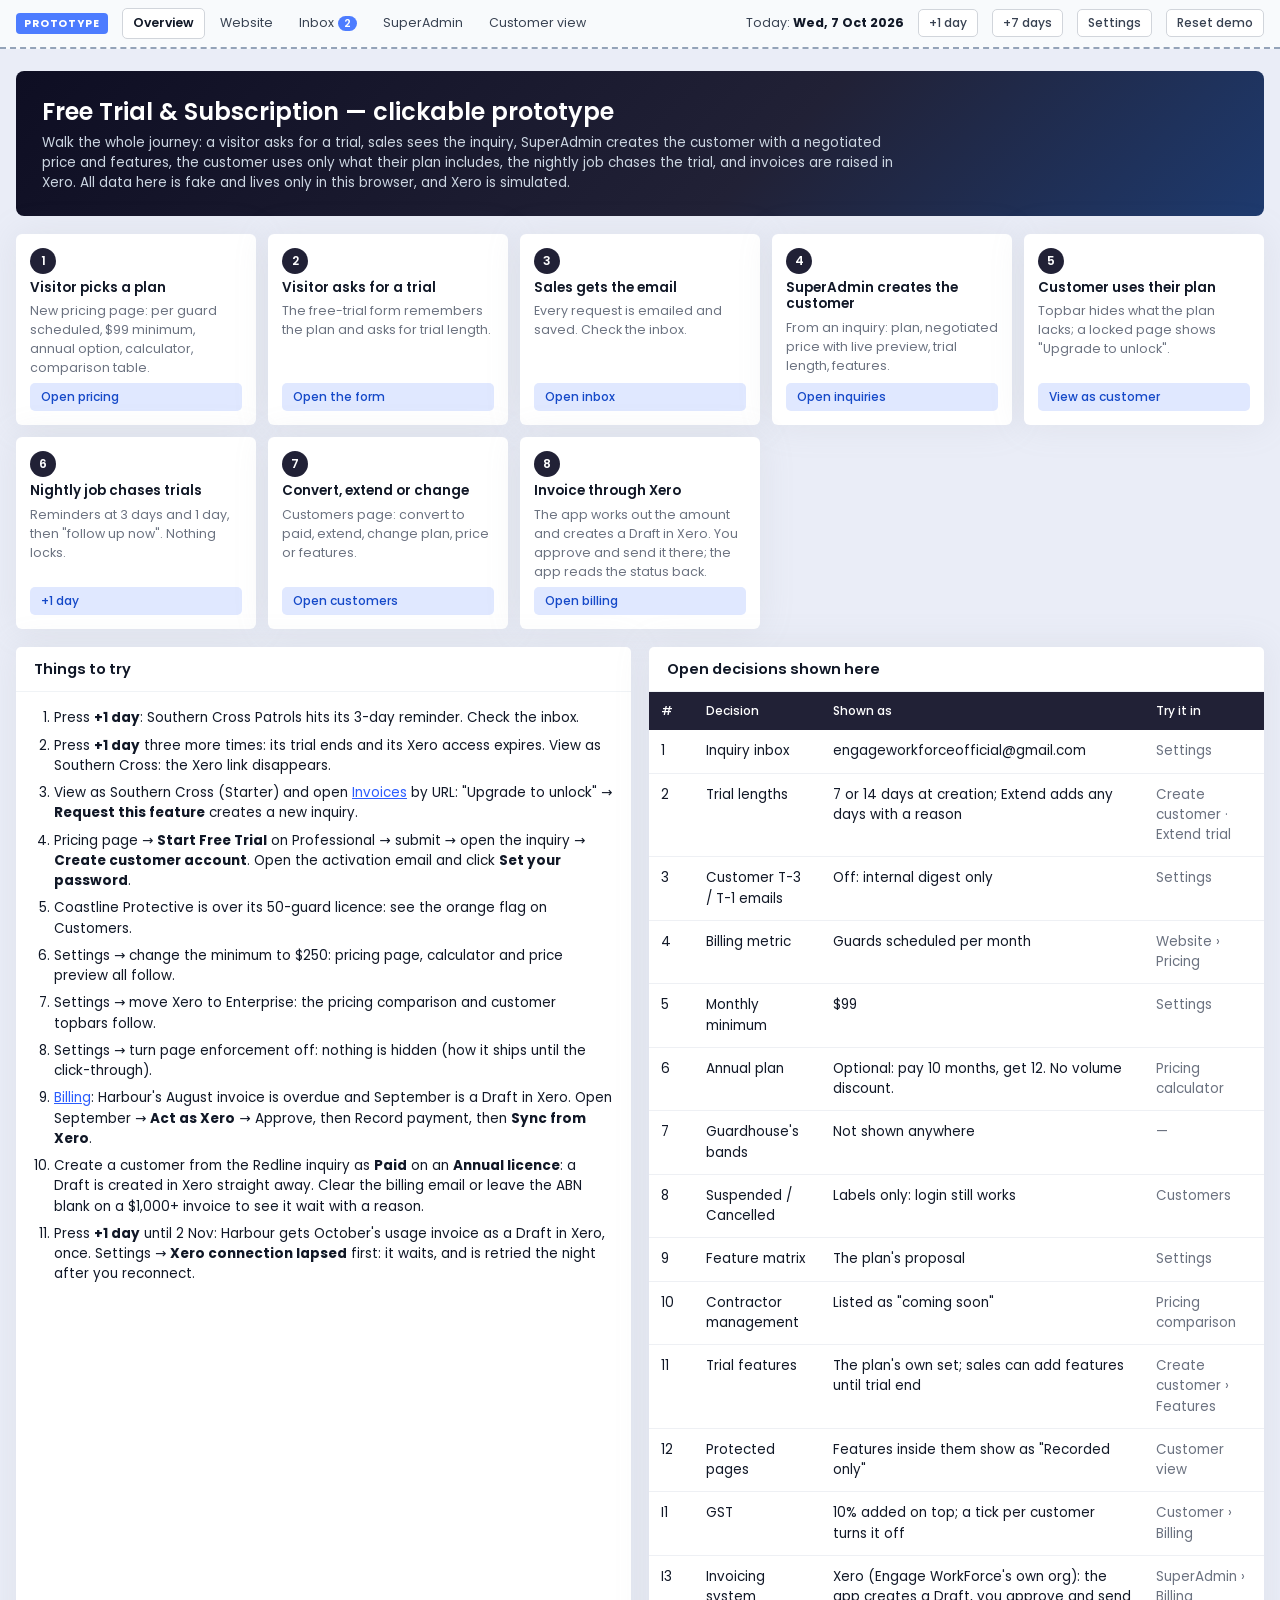
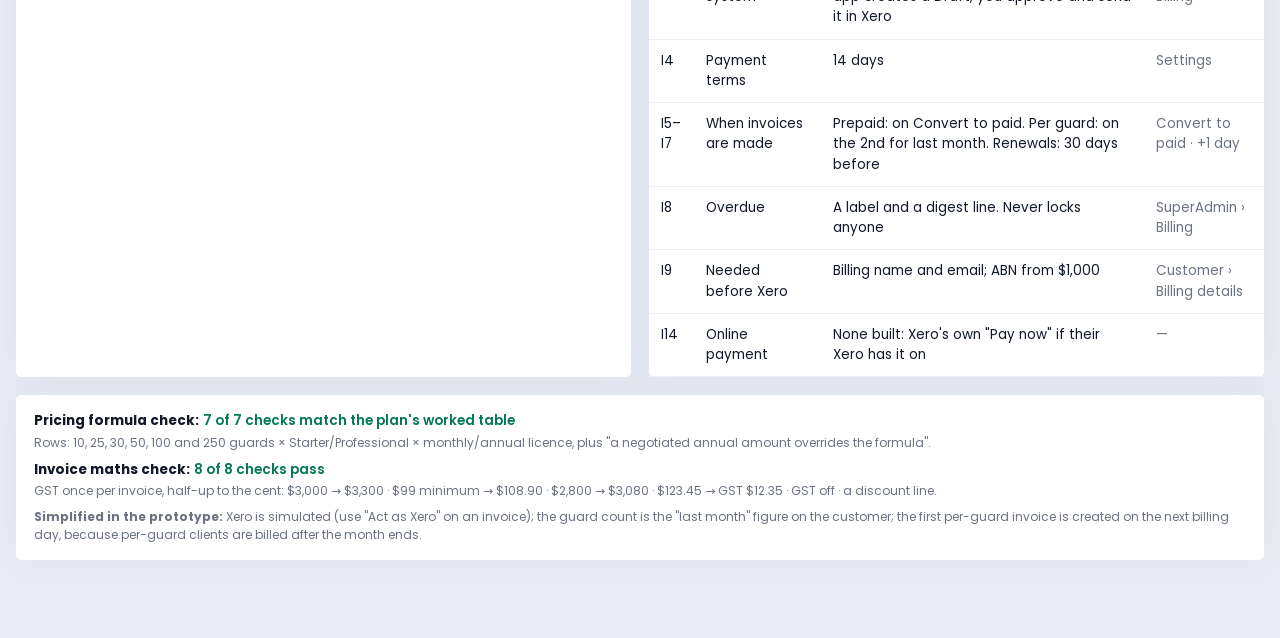
<file: index.html>
<!doctype html>
<html lang="en">
<head>
<meta charset="utf-8">
<meta name="viewport" content="width=device-width, initial-scale=1">
<title>Subscription Prototype — Engage WorkForce</title>
<link rel="preconnect" href="https://fonts.googleapis.com">
<link rel="preconnect" href="https://fonts.gstatic.com" crossorigin>
<link href="https://fonts.googleapis.com/css2?family=Poppins:wght@400;500;600;700&family=Outfit:wght@500;600;700&display=swap" rel="stylesheet">
<link rel="stylesheet" href="styles.css?v=4">
</head>
<body>
<header id="proto-bar"></header>
<main id="view"></main>
<div id="drawer-root"></div>
<div id="modal-root"></div>
<div id="toast-root" class="toasts" aria-live="polite"></div>
<script src="app.js?v=4"></script>
</body>
</html>
</file>
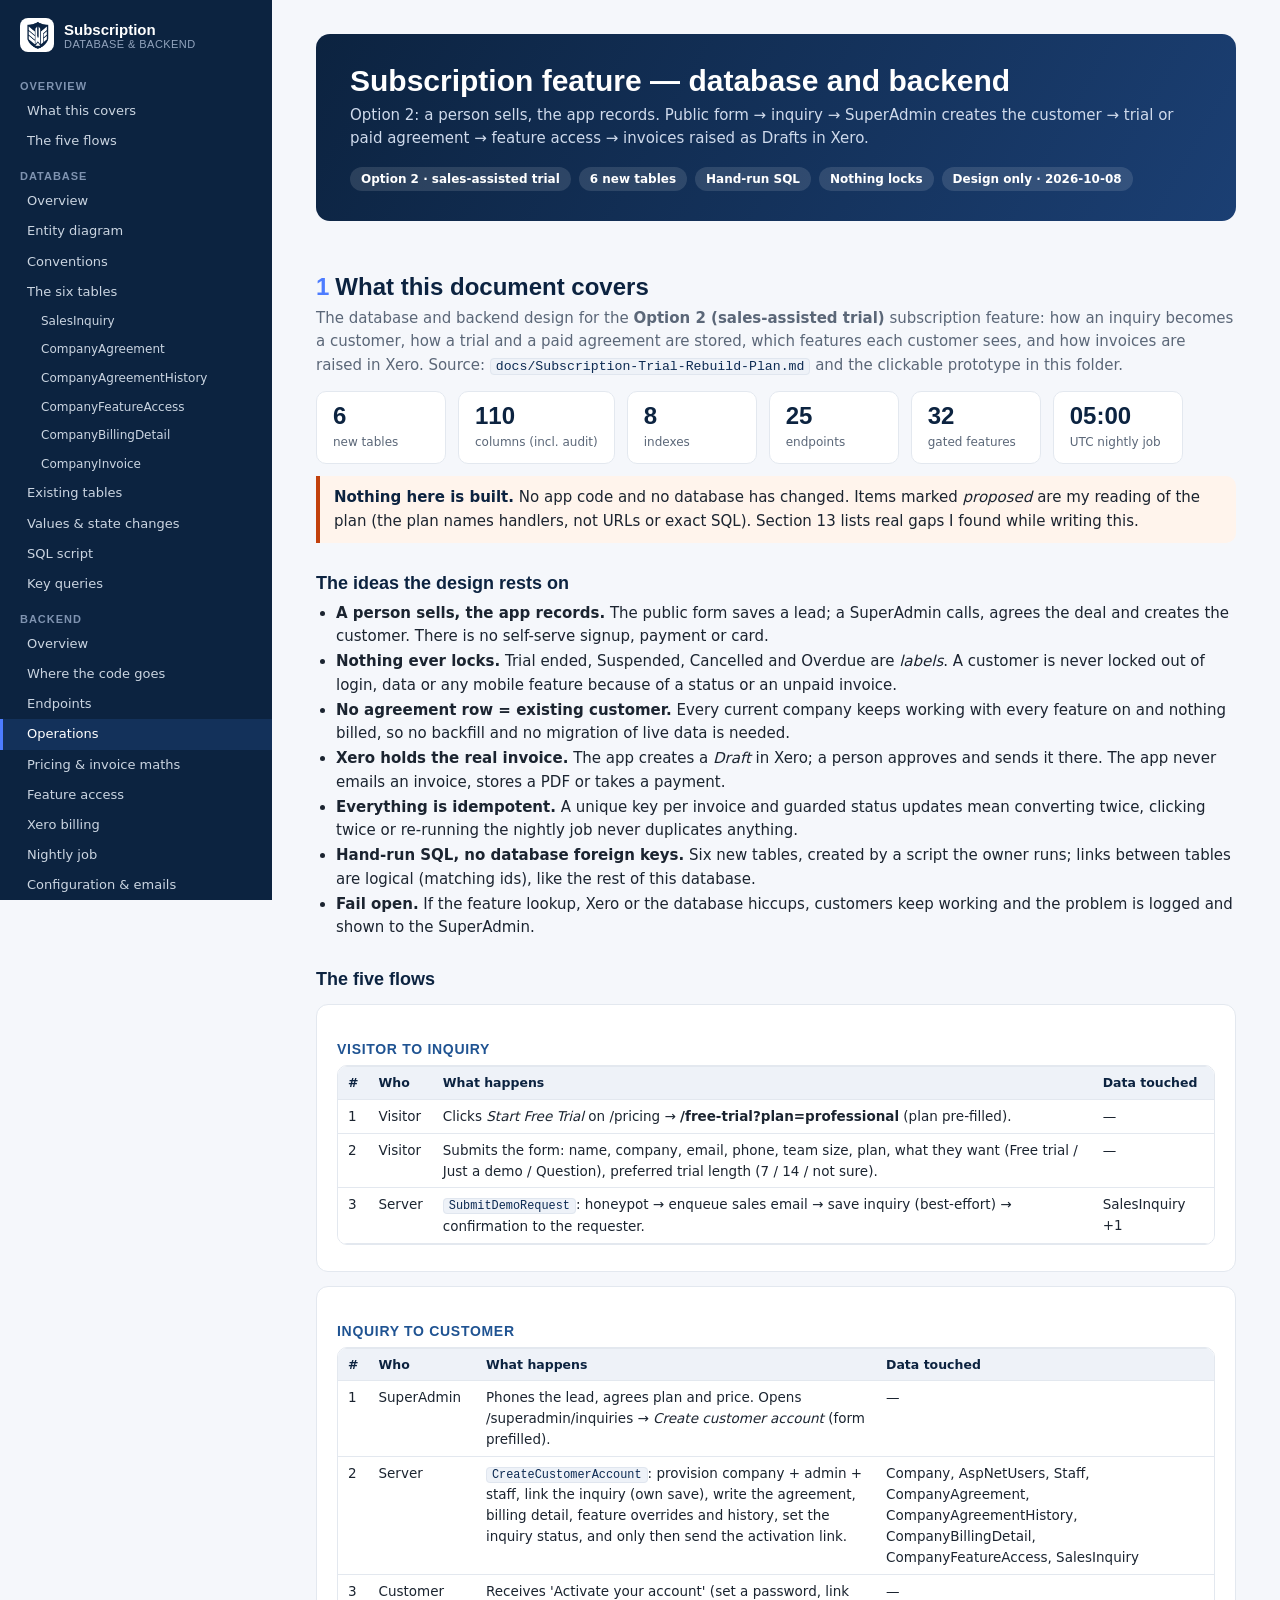
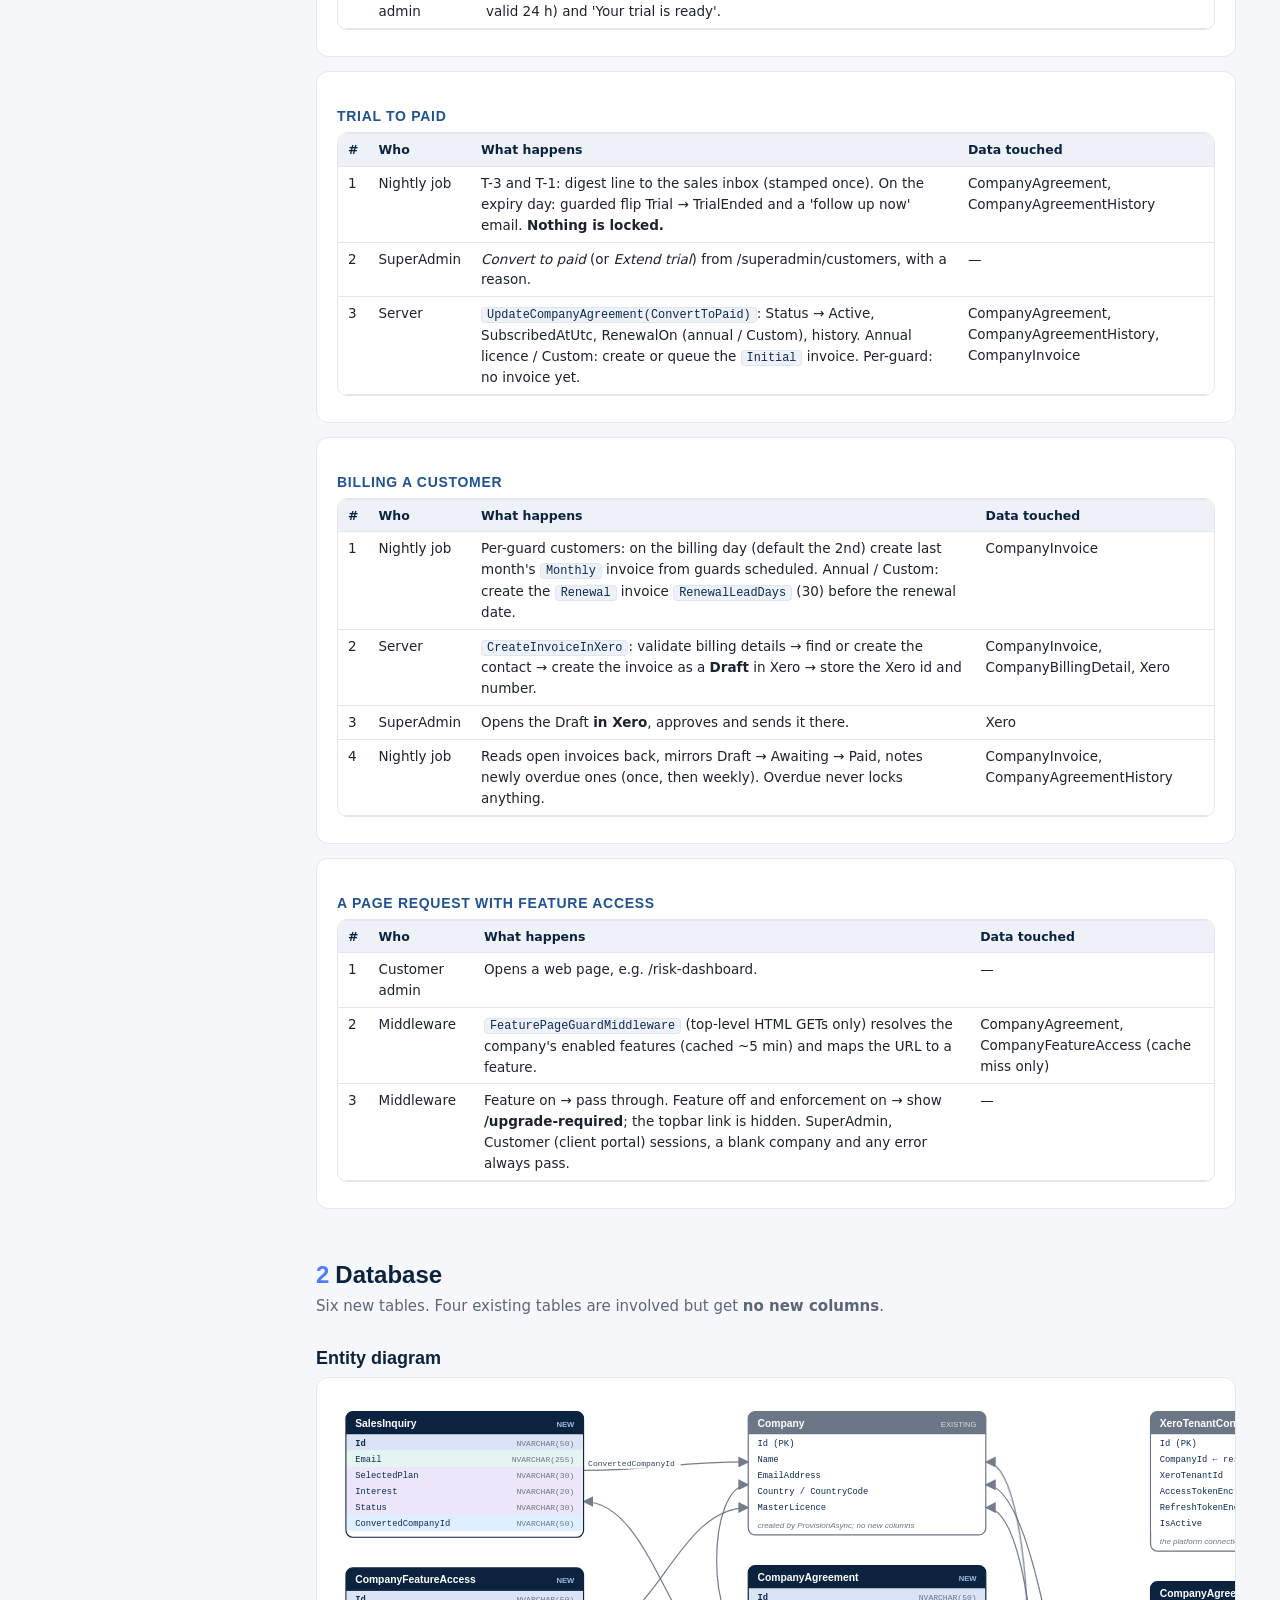
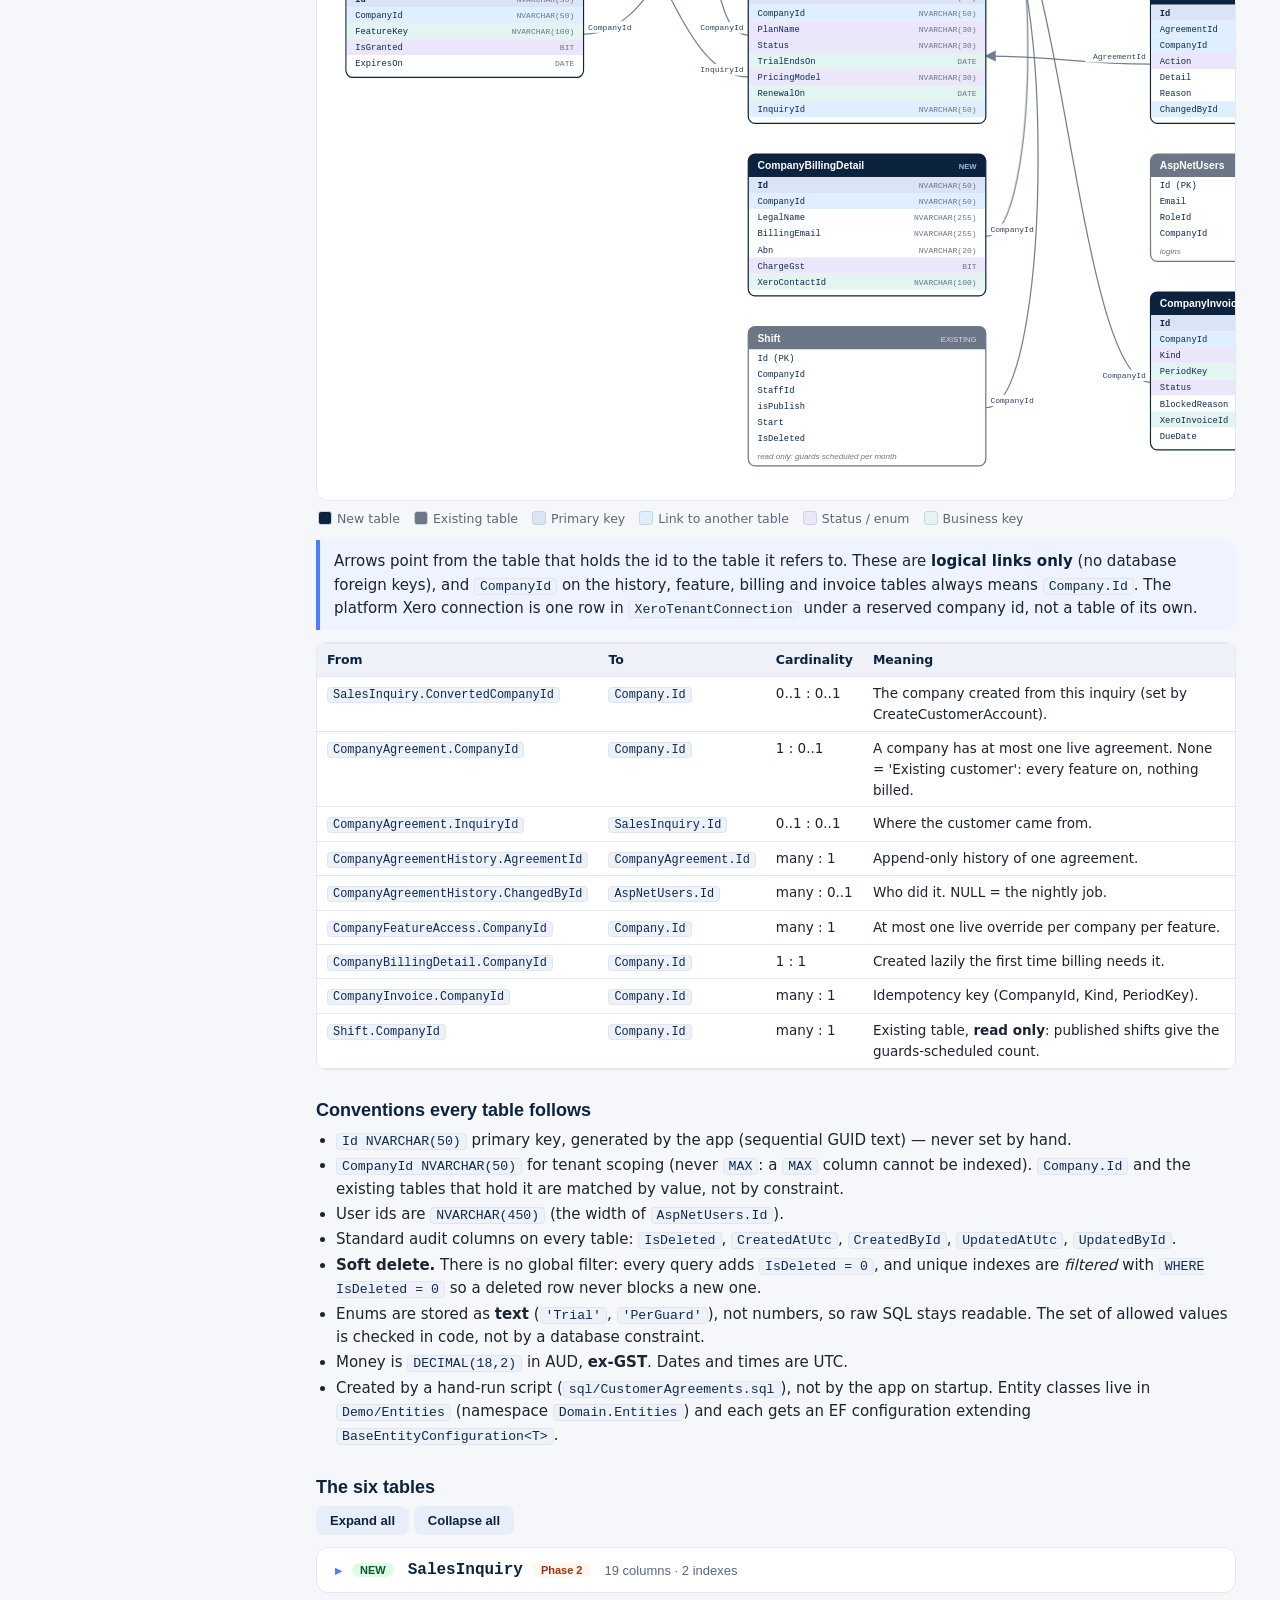
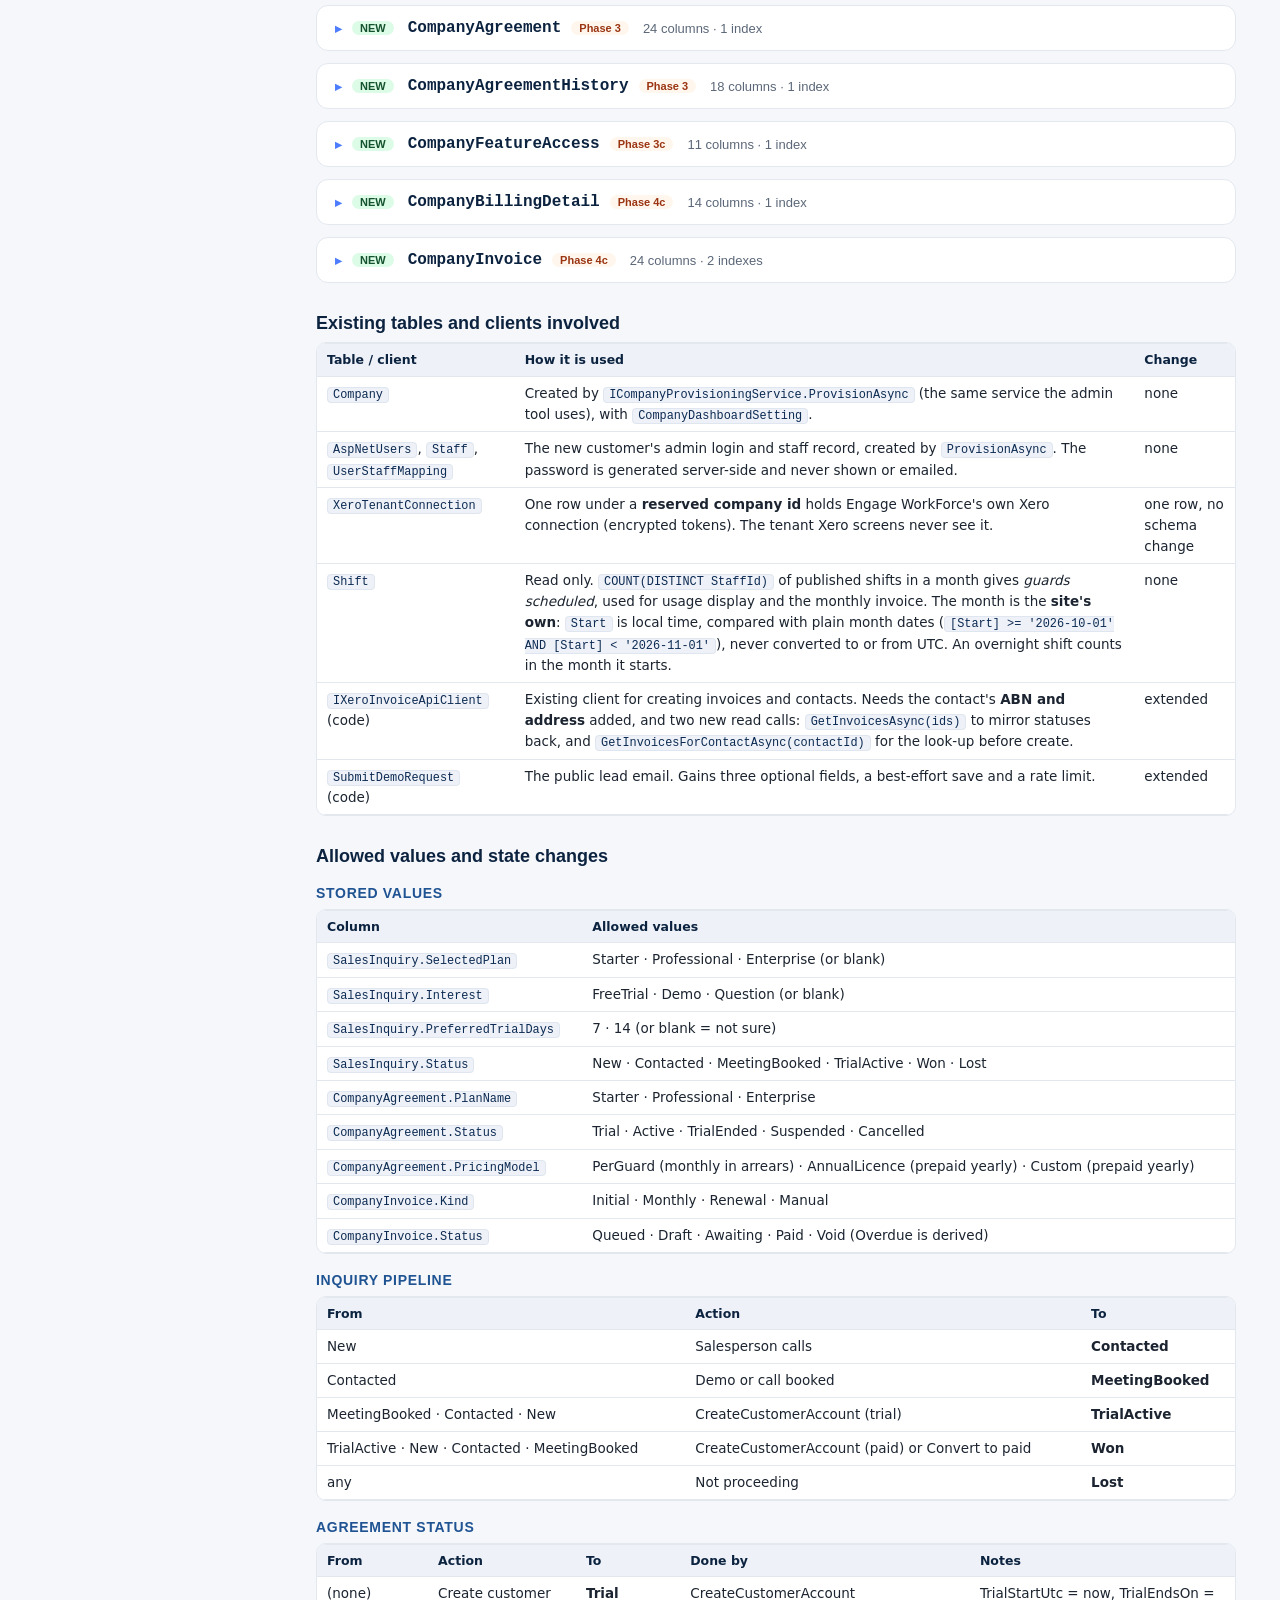
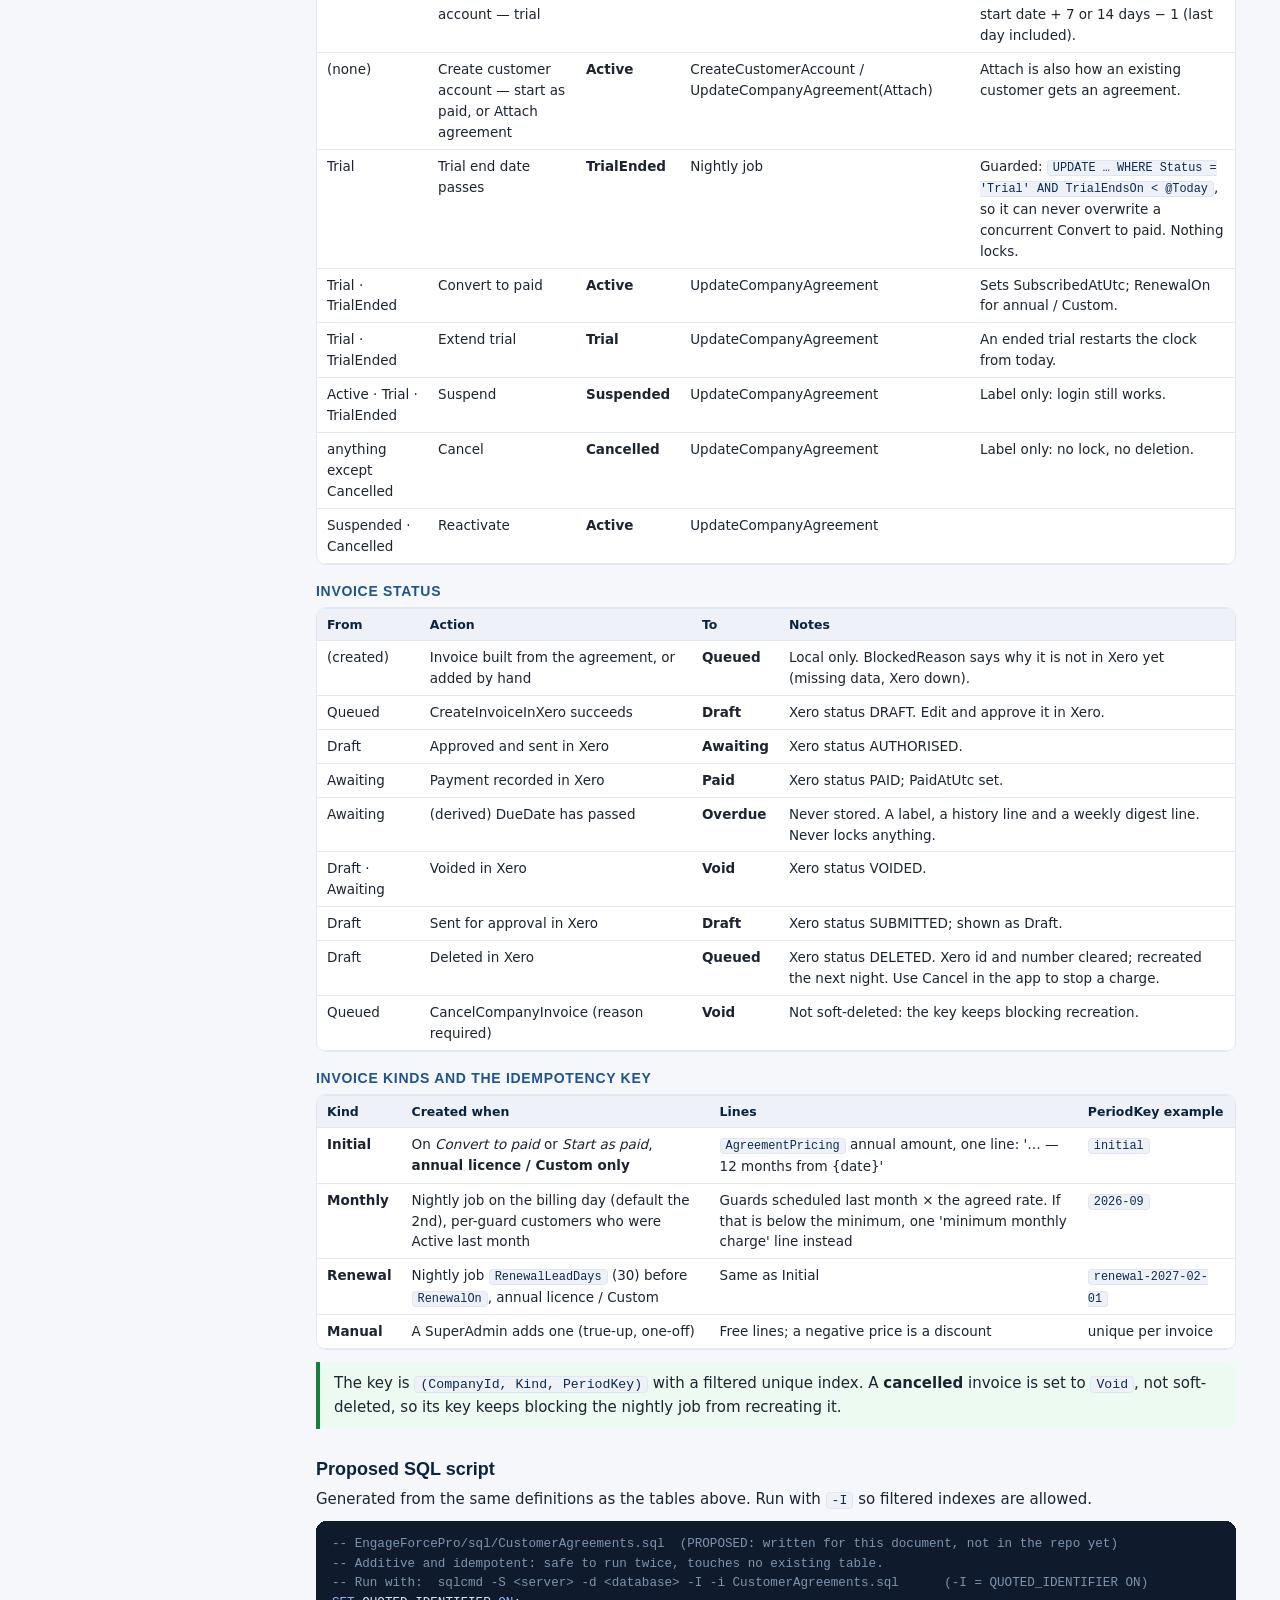
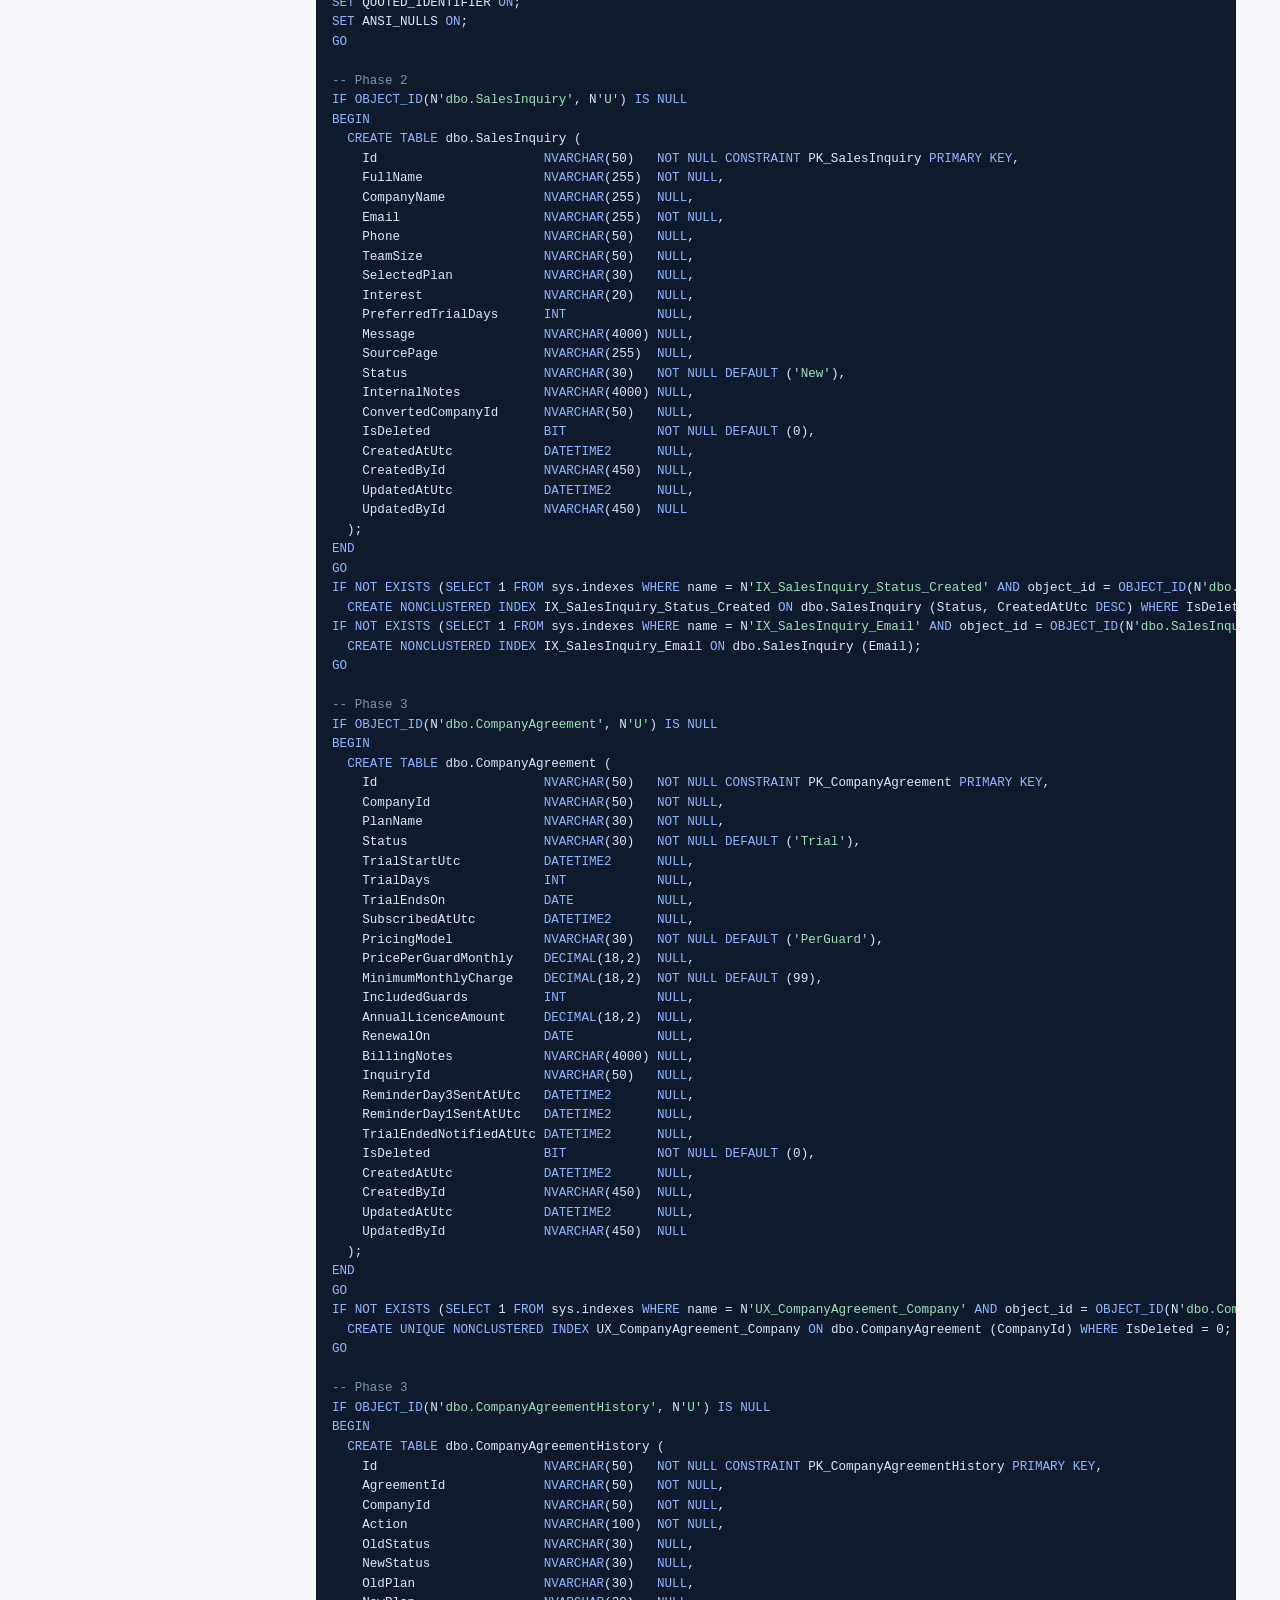
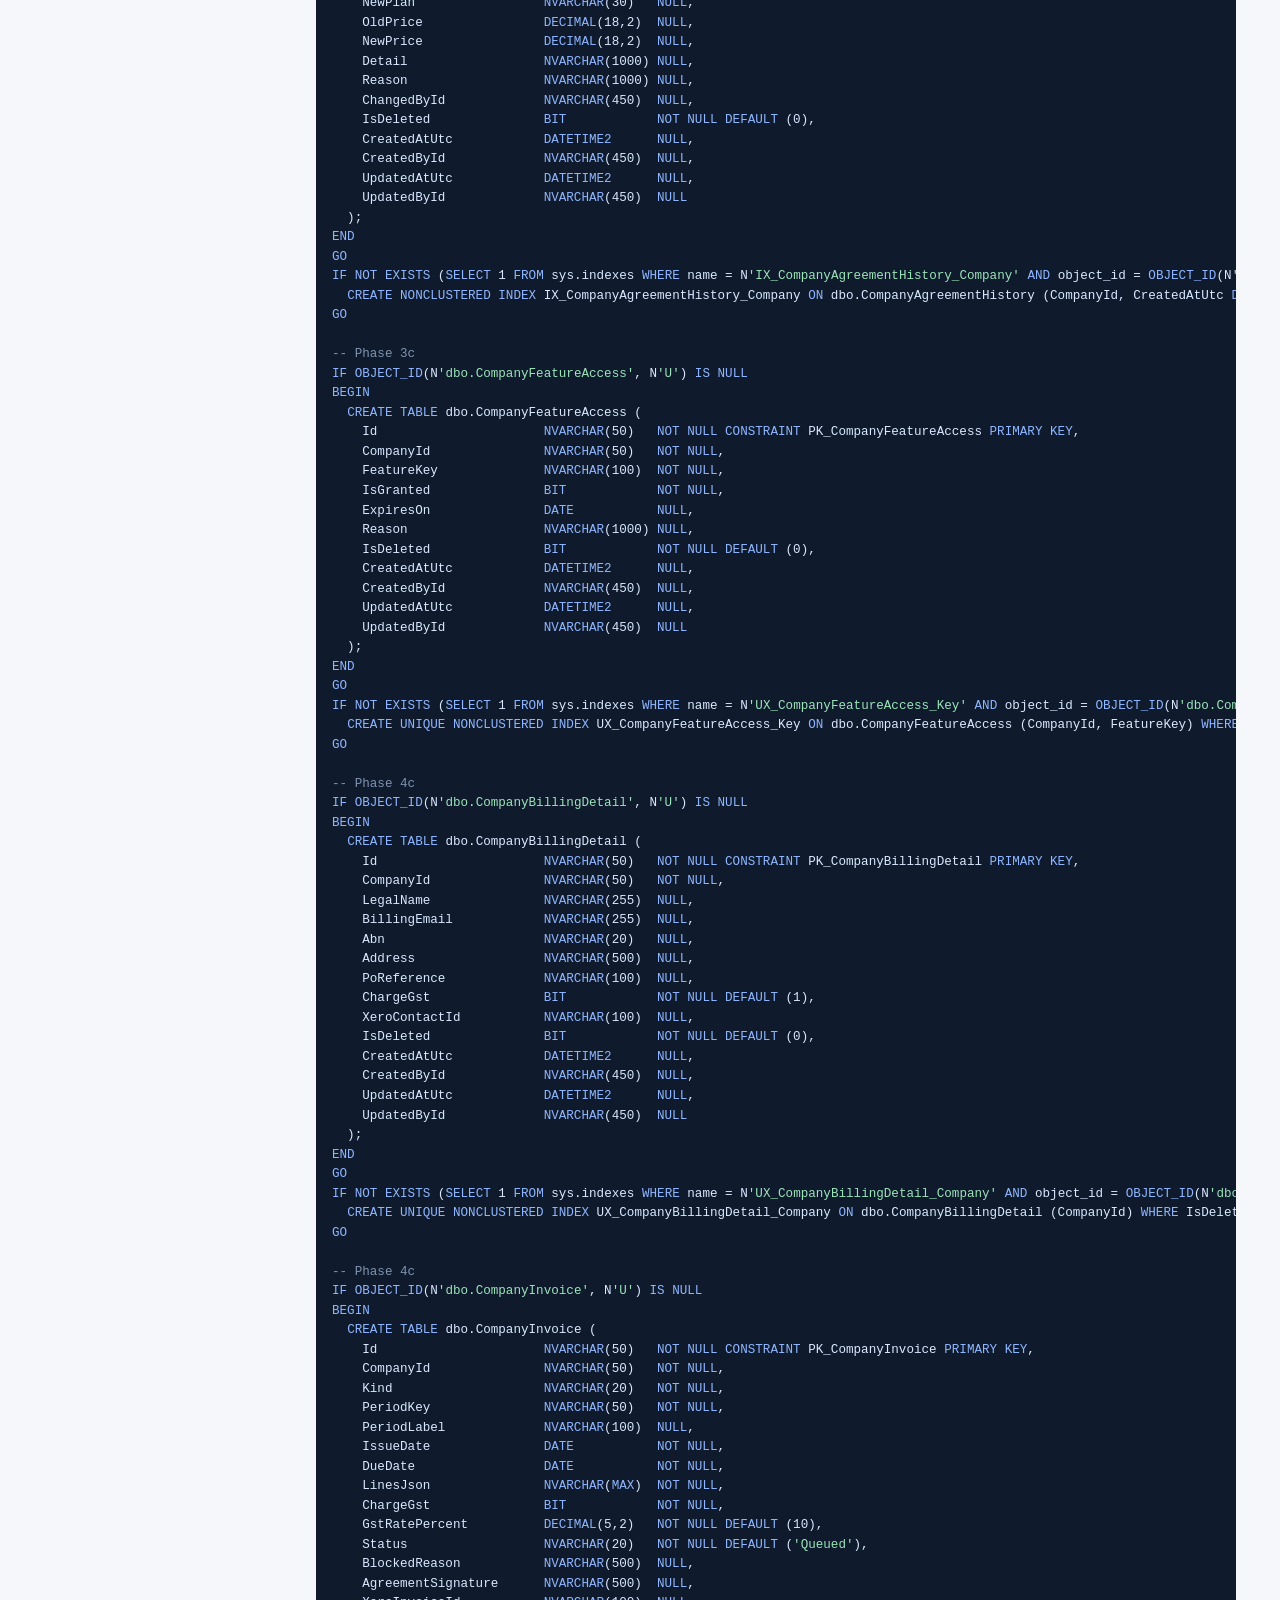
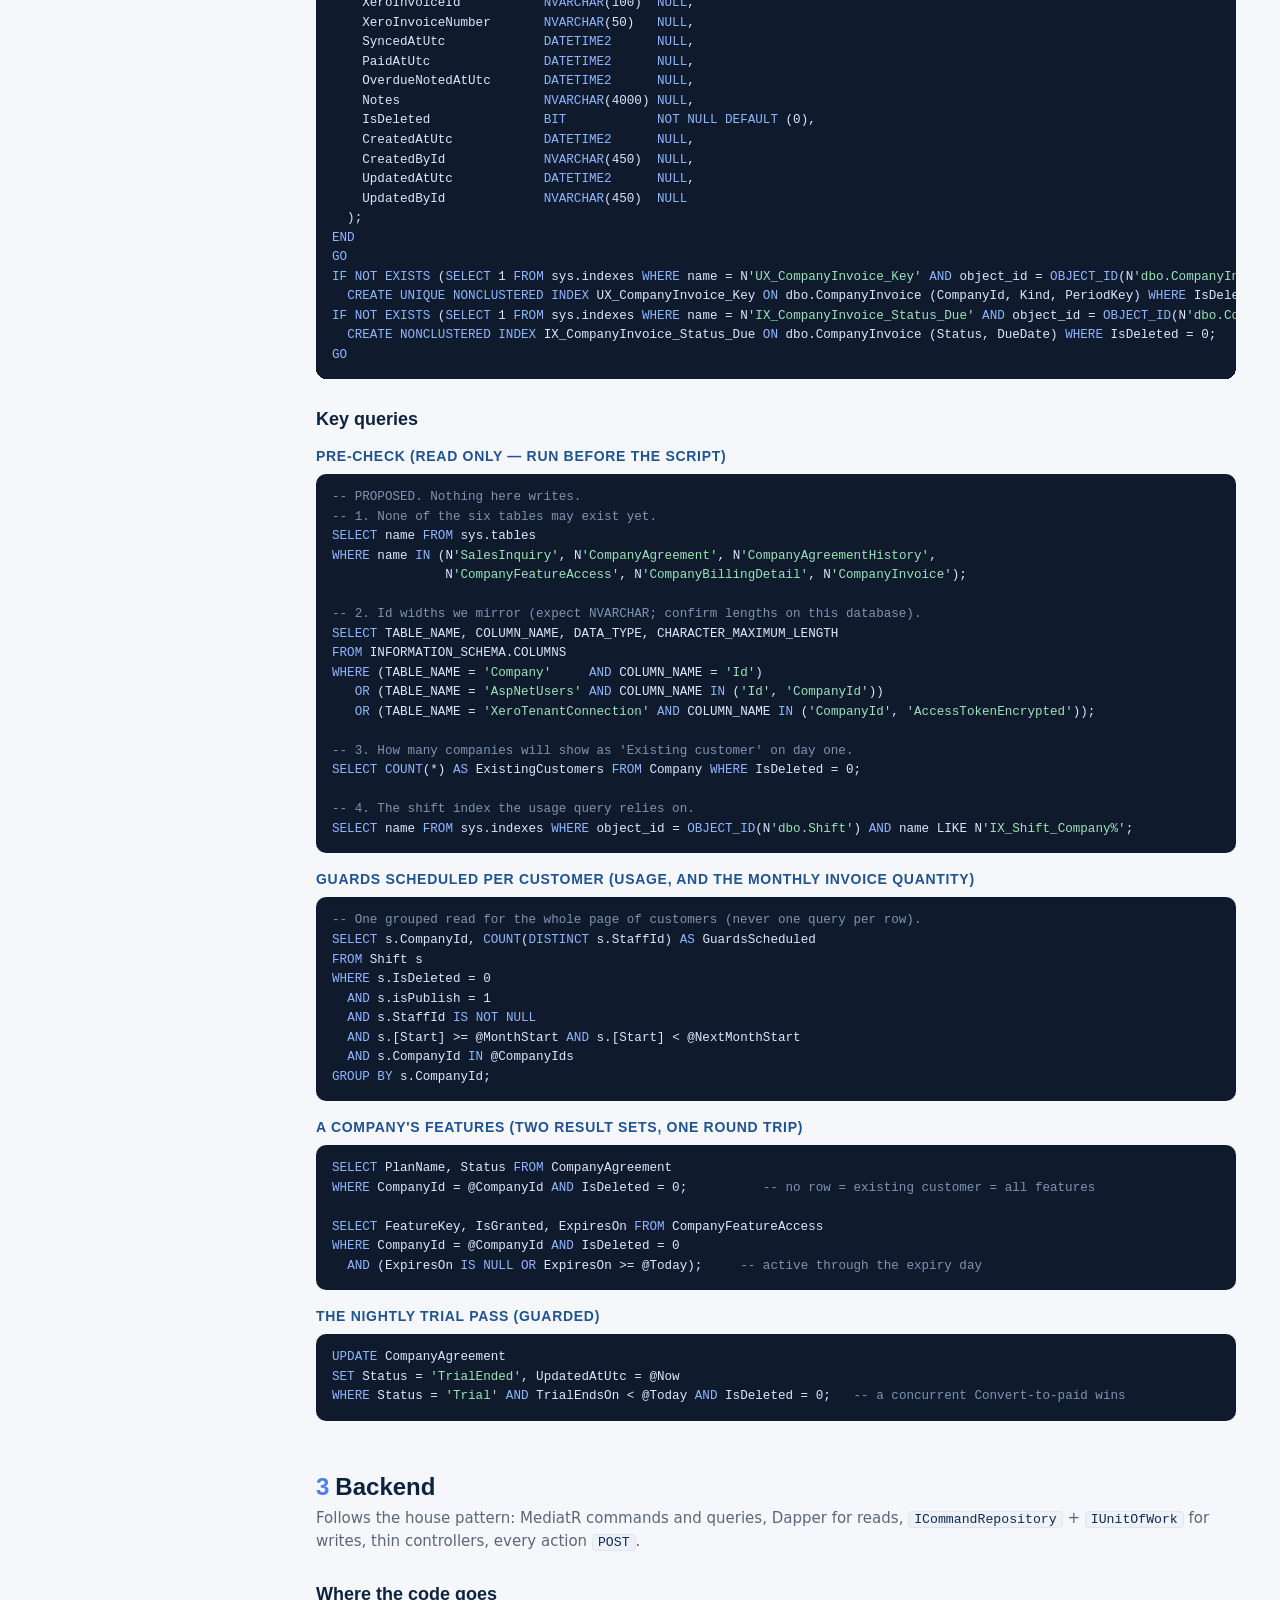
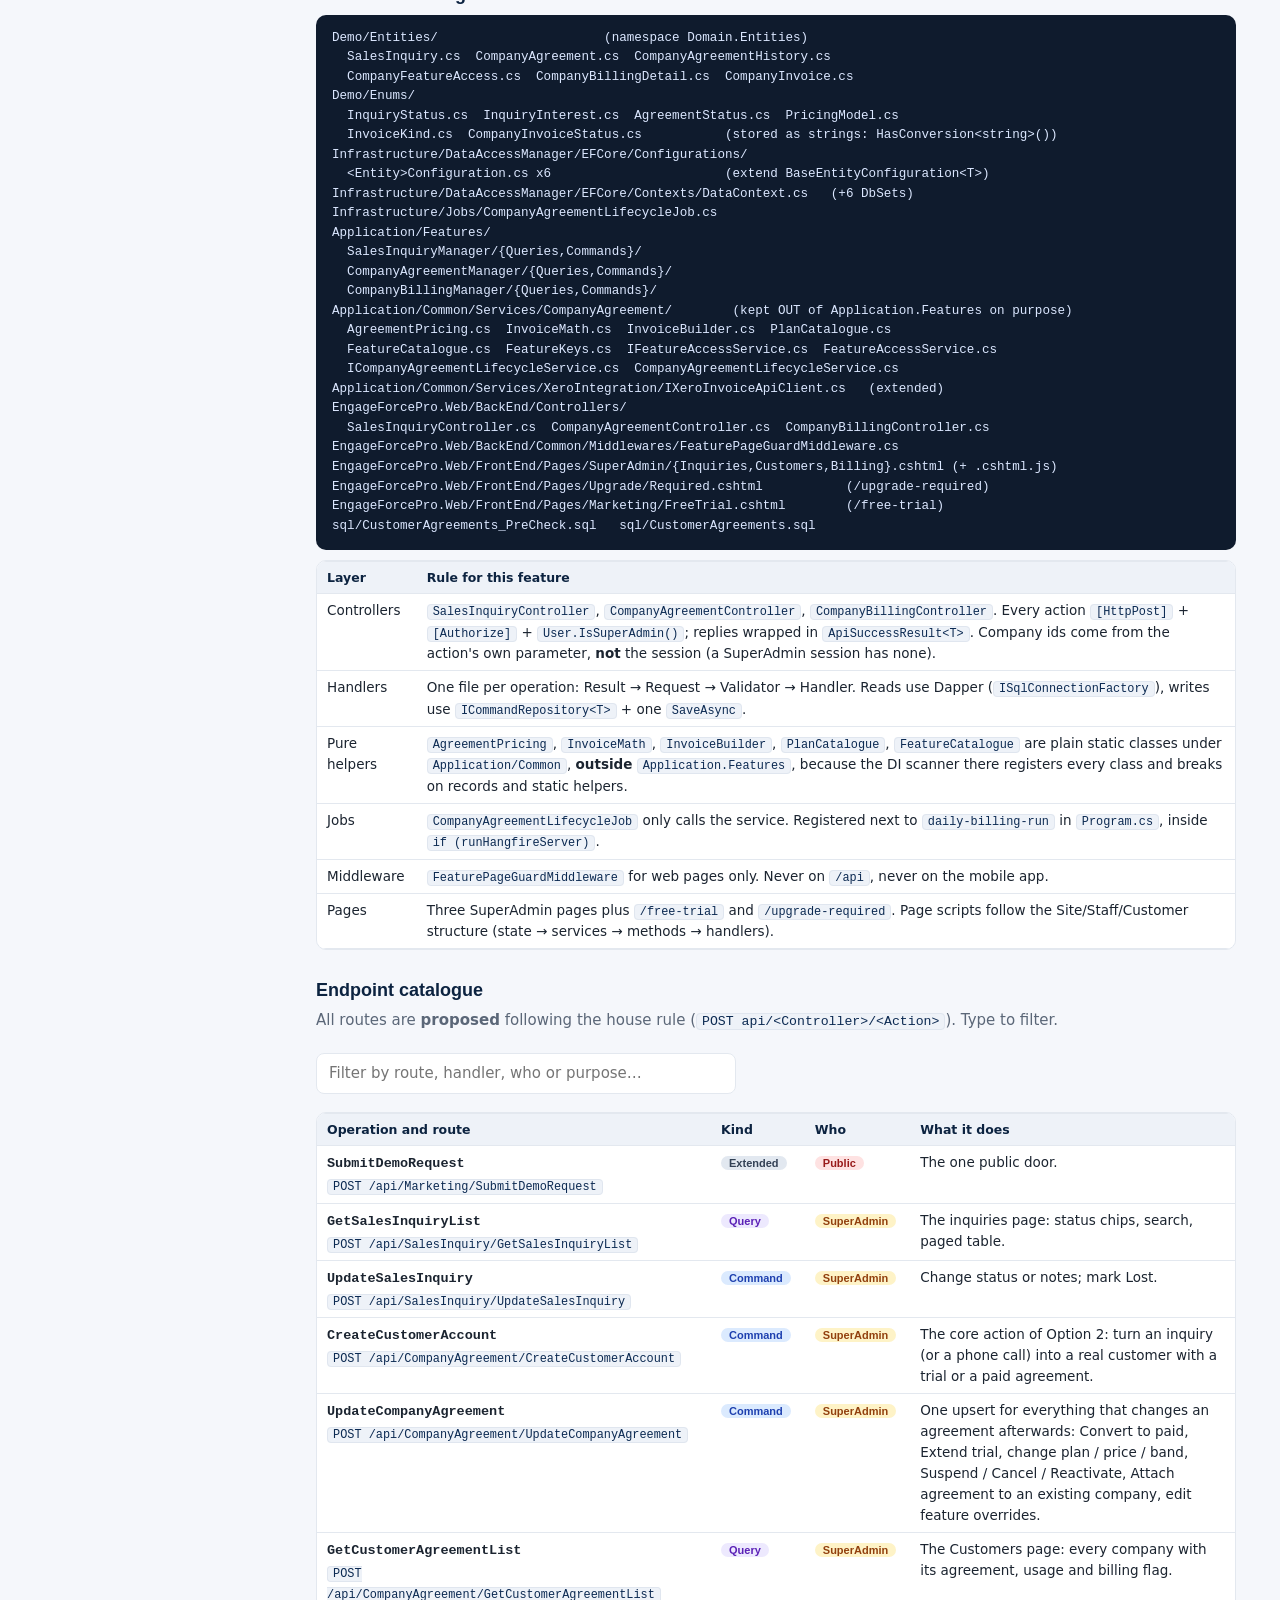
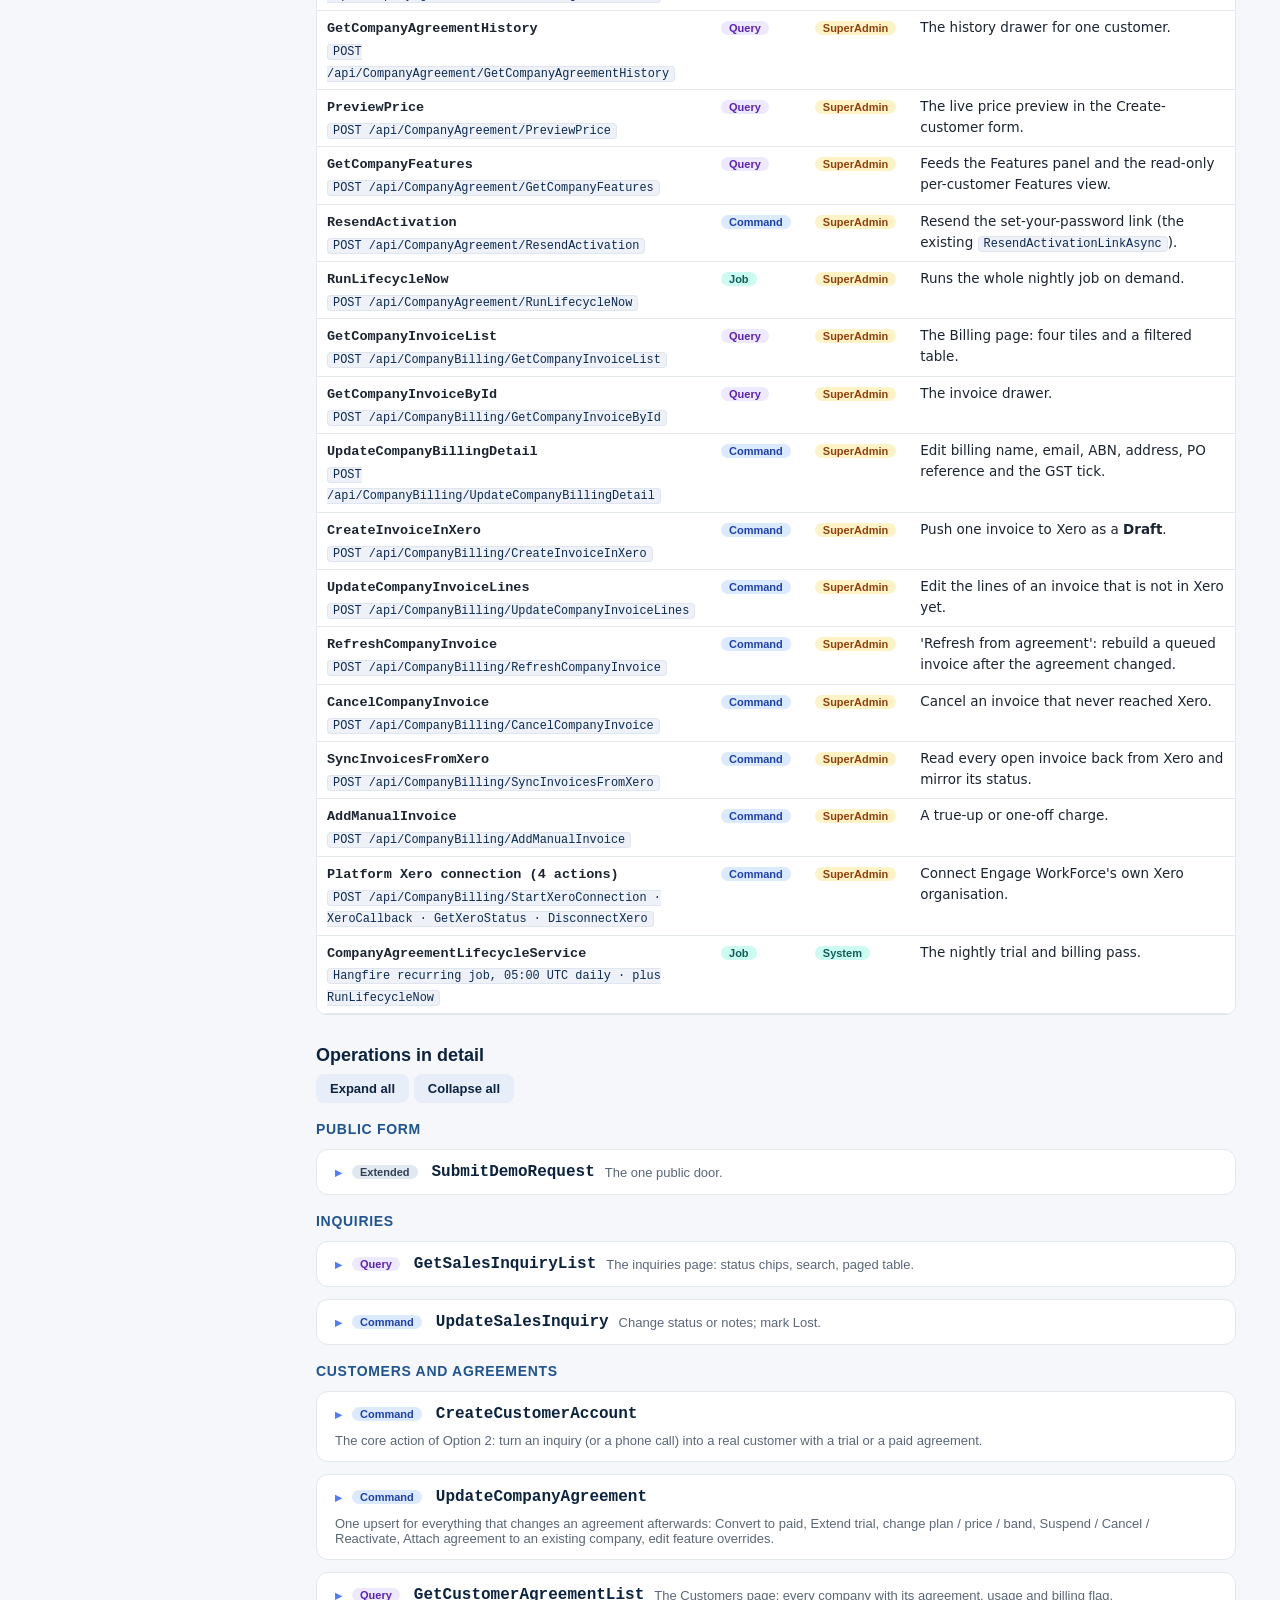
<file: database-and-backend.html>
<!doctype html><html lang="en"><head><meta charset="utf-8"><meta name="viewport" content="width=device-width,initial-scale=1"><title>Subscription — database and backend</title><style>:root{
  --navy:#0C2340;--blue:#1f5392;--blue2:#4d7cff;--ink:#1b2430;--muted:#5b6778;--line:#e3e8ef;--bg:#f5f7fb;--card:#fff;
  --green:#15803d;--red:#b91c1c;--orange:#c2410c;--violet:#6d28d9;--teal:#0f766e;--code:#0f1b2d;
  --pk:#dbe4f5;--fk:#e0efff;--st:#ece6fb;--ky:#e4f4f1;
}
*{box-sizing:border-box}
html{scroll-behavior:smooth;scroll-padding-top:18px}
body{margin:0;font:15px/1.55 Poppins,"Segoe UI",system-ui,-apple-system,sans-serif;color:var(--ink);background:var(--bg)}
a{color:var(--blue)}
code,pre,.mono{font-family:"Cascadia Code",Consolas,"SFMono-Regular",Menlo,monospace}
code{background:#eef2f8;border:1px solid #e0e6ef;border-radius:4px;padding:0 5px;font-size:.88em;color:#0c2a52}
.layout{display:grid;grid-template-columns:272px minmax(0,1fr);min-height:100vh}
nav.side{position:sticky;top:0;align-self:start;height:100vh;overflow:auto;background:var(--navy);color:#cbd5e1;padding:18px 0 40px}
nav.side .brand{display:flex;gap:10px;align-items:center;padding:0 20px 14px;color:#fff;font:600 15px Outfit,Poppins,sans-serif}
nav.side .brand b{display:block;font:500 11px Poppins,sans-serif;color:#93a4bd;letter-spacing:.04em;text-transform:uppercase}
nav.side .grp{margin:14px 20px 4px;font:600 11px Poppins,sans-serif;letter-spacing:.09em;text-transform:uppercase;color:#7f93b0}
nav.side a{display:block;padding:5px 20px 5px 24px;color:#cbd5e1;text-decoration:none;font-size:13px;border-left:3px solid transparent}
nav.side a:hover{background:#13315a;color:#fff}
nav.side a.on{background:#13315a;color:#fff;border-left-color:var(--blue2)}
main{padding:34px 44px 90px;max-width:1240px}
header.hero{background:linear-gradient(120deg,var(--navy),#1b3f73);color:#fff;border-radius:14px;padding:30px 34px;margin-bottom:26px}
header.hero h1{margin:0 0 6px;font:700 30px Outfit,Poppins,sans-serif}
header.hero p{margin:0;color:#cfdaec;max-width:860px}
header.hero .chips{display:flex;flex-wrap:wrap;gap:8px;margin-top:16px}
.chip{display:inline-block;padding:3px 11px;border-radius:99px;font-size:12px;font-weight:600;background:#ffffff1f;color:#fff}
h2{font:700 24px Outfit,Poppins,sans-serif;color:var(--navy);margin:46px 0 6px;padding-top:6px}
h2 .n{color:var(--blue2);margin-right:6px}
h3{font:600 18px Outfit,Poppins,sans-serif;color:var(--navy);margin:30px 0 8px}
h4{font:600 14px Poppins,sans-serif;color:var(--blue);margin:18px 0 6px;text-transform:uppercase;letter-spacing:.05em}
p{margin:8px 0}
.lead{color:var(--muted);margin:0 0 14px}
.card{background:var(--card);border:1px solid var(--line);border-radius:12px;padding:18px 20px;margin:14px 0}
.grid2{display:grid;grid-template-columns:1fr 1fr;gap:14px}
.grid3{display:grid;grid-template-columns:repeat(3,1fr);gap:14px}
@media(max-width:1100px){.layout{grid-template-columns:minmax(0,1fr)}nav.side{position:static;height:auto}.grid2,.grid3{grid-template-columns:1fr}main{padding:22px 16px}}
table{border-collapse:collapse;width:100%;background:var(--card);font-size:13.5px}
th,td{border:1px solid var(--line);padding:6px 10px;text-align:left;vertical-align:top}
th{background:#eef2f8;color:var(--navy);font-weight:600;font-size:12.5px;white-space:nowrap}
tr.pk td{background:var(--pk)}tr.fk td{background:var(--fk)}tr.st td{background:var(--st)}tr.ky td{background:var(--ky)}
tr.aud td{color:#7a8798;background:#fafbfd}
td.nm{font-family:"Cascadia Code",Consolas,monospace;font-size:12.8px;white-space:nowrap;font-weight:600;color:#0c2a52}
td.ty{font-family:"Cascadia Code",Consolas,monospace;font-size:12.5px;white-space:nowrap;color:#475569}
.tw{overflow-x:auto;border-radius:10px;border:1px solid var(--line);margin:8px 0}
.tw table{border:0}.tw th,.tw td{border-left:0;border-right:0}
.tag{display:inline-block;font:600 11px Poppins,sans-serif;padding:1px 8px;border-radius:99px;margin-right:4px;white-space:nowrap}
.t-new{background:#dcfce7;color:#14532d}.t-ext{background:#e2e8f0;color:#334155}.t-cmd{background:#dbeafe;color:#1e40af}.t-qry{background:#ede9fe;color:#5b21b6}
.t-pub{background:#fee2e2;color:#991b1b}.t-sa{background:#fef3c7;color:#92400e}.t-job{background:#ccfbf1;color:#115e59}.t-prop{background:#fff7ed;color:#9a3412}
pre{background:var(--code);color:#dbe7ff;border-radius:10px;padding:14px 16px;overflow:auto;font-size:12.6px;line-height:1.55;margin:10px 0}
pre .c{color:#7f93b0}pre .k{color:#8fb6ff}pre .s{color:#9be3b8}
.note{border-left:4px solid var(--blue2);background:#eef3ff;border-radius:0 10px 10px 0;padding:10px 14px;margin:12px 0}
.warn{border-left-color:var(--orange);background:#fff4ec}
.good{border-left-color:var(--green);background:#ecfaf1}
.note b:first-child{color:var(--navy)}
details{background:var(--card);border:1px solid var(--line);border-radius:12px;margin:12px 0}
details>summary{cursor:pointer;list-style:none;padding:13px 18px;font:600 16px Outfit,Poppins,sans-serif;color:var(--navy);display:flex;gap:10px;align-items:center;flex-wrap:wrap}
details>summary::-webkit-details-marker{display:none}
details>summary::before{content:"▸";color:var(--blue2);font-size:13px;transition:transform .15s}
details[open]>summary::before{transform:rotate(90deg)}
details>summary .sub{font:400 13px Poppins,sans-serif;color:var(--muted)}
details>.body{padding:2px 18px 16px}
.kv{display:grid;grid-template-columns:150px 1fr;gap:4px 14px;margin:6px 0 10px;font-size:13.5px}
.kv dt{color:var(--muted);font-weight:600}.kv dd{margin:0}
ul.tight,ol.tight{margin:4px 0 8px 20px;padding:0}ul.tight li,ol.tight li{margin:2px 0}
.erd{background:#fff;border:1px solid var(--line);border-radius:12px;overflow:auto;padding:6px}
.erd svg{display:block;min-width:1180px;width:100%;height:auto}
.legend{display:flex;flex-wrap:wrap;gap:14px;font-size:12.5px;color:var(--muted);margin:8px 2px}
.legend i{display:inline-block;width:14px;height:14px;border-radius:3px;vertical-align:-2px;margin-right:5px;border:1px solid #c9d3e2}
.search{width:100%;max-width:420px;padding:8px 12px;border:1px solid var(--line);border-radius:8px;font:inherit;margin:6px 0 10px}
.kpi{display:flex;flex-wrap:wrap;gap:12px;margin:12px 0}
.kpi div{background:var(--card);border:1px solid var(--line);border-radius:10px;padding:10px 16px;min-width:130px}
.kpi b{display:block;font:700 24px Outfit,sans-serif;color:var(--navy)}
.kpi span{font-size:12px;color:var(--muted)}
.calc label{display:block;font-size:12px;font-weight:600;color:var(--muted);margin:8px 0 2px}
.calc input,.calc select{width:100%;padding:7px 9px;border:1px solid var(--line);border-radius:7px;font:inherit}
.calc .out{background:#f1f6ff;border:1px solid #cfe0ff;border-radius:10px;padding:10px 14px;margin-top:10px;font-size:14px}
.calc .out b{color:var(--navy)}
.ok{color:var(--green);font-weight:600}.bad{color:var(--red);font-weight:600}
.btn{background:var(--blue);color:#fff;border:0;border-radius:8px;padding:7px 14px;font:600 13px Poppins,sans-serif;cursor:pointer}
.btn.alt{background:#e8eef9;color:var(--navy)}
.flow{counter-reset:s}
.flow td:first-child{width:34px;text-align:center;font-weight:700;color:var(--blue)}
footer{margin-top:50px;color:var(--muted);font-size:12.5px;border-top:1px solid var(--line);padding-top:14px}
@media print{nav.side{display:none}.layout{display:block}details{break-inside:avoid}details>*{display:block}}
.nw{white-space:nowrap}
pre .s{color:#9be3b8}
</style></head><body><div class="layout"><nav class="side"><div class="brand"><img src="ewf-shield.jpg" width="34" height="34" alt="" style="border-radius:8px"><span>Subscription<b>Database &amp; backend</b></span></div>
<div class="grp">Overview</div><a href="#overview">What this covers</a><a href="#flows">The five flows</a>
<div class="grp">Database</div><a href="#db">Overview</a><a href="#erd">Entity diagram</a><a href="#conventions">Conventions</a><a href="#tables">The six tables</a><a href="#t-salesinquiry" style="padding-left:38px;font-size:12px">SalesInquiry</a><a href="#t-companyagreement" style="padding-left:38px;font-size:12px">CompanyAgreement</a><a href="#t-companyagreementhistory" style="padding-left:38px;font-size:12px">CompanyAgreementHistory</a><a href="#t-companyfeatureaccess" style="padding-left:38px;font-size:12px">CompanyFeatureAccess</a><a href="#t-companybillingdetail" style="padding-left:38px;font-size:12px">CompanyBillingDetail</a><a href="#t-companyinvoice" style="padding-left:38px;font-size:12px">CompanyInvoice</a><a href="#existing">Existing tables</a><a href="#states">Values &amp; state changes</a><a href="#ddl">SQL script</a><a href="#queries">Key queries</a>
<div class="grp">Backend</div><a href="#backend">Overview</a><a href="#arch">Where the code goes</a><a href="#endpoints">Endpoints</a><a href="#ops">Operations</a><a href="#maths">Pricing &amp; invoice maths</a><a href="#features">Feature access</a><a href="#xero">Xero billing</a><a href="#job">Nightly job</a><a href="#config">Configuration &amp; emails</a><a href="#security">Security</a><a href="#tests">Tests</a><a href="#build">Build order</a><a href="#decisions">Decisions</a><a href="#gaps">Gaps found</a></nav><main><header class="hero"><h1>Subscription feature — database and backend</h1><p>Option 2: a person sells, the app records. Public form → inquiry → SuperAdmin creates the customer → trial or paid agreement → feature access → invoices raised as Drafts in Xero.</p><div class="chips"><span class="chip">Option 2 · sales-assisted trial</span><span class="chip">6 new tables</span><span class="chip">Hand-run SQL</span><span class="chip">Nothing locks</span><span class="chip">Design only · 2026-10-08</span></div></header><h2 id="overview"><span class="n">1</span>What this document covers</h2><p class="lead">The database and backend design for the <b>Option 2 (sales-assisted trial)</b> subscription feature: how an inquiry becomes a customer, how a trial and a paid agreement are stored, which features each customer sees, and how invoices are raised in Xero. Source: <code>docs/Subscription-Trial-Rebuild-Plan.md</code> and the clickable prototype in this folder.</p><div class="kpi"><div><b>6</b><span>new tables</span></div><div><b>110</b><span>columns (incl. audit)</span></div><div><b>8</b><span>indexes</span></div><div><b>25</b><span>endpoints</span></div><div><b>32</b><span>gated features</span></div><div><b>05:00</b><span>UTC nightly job</span></div></div><div class="note warn"><b>Nothing here is built.</b> No app code and no database has changed. Items marked <i>proposed</i> are my reading of the plan (the plan names handlers, not URLs or exact SQL). Section 13 lists real gaps I found while writing this.</div><h3>The ideas the design rests on</h3><ul class="tight"><li><b>A person sells, the app records.</b> The public form saves a lead; a SuperAdmin calls, agrees the deal and creates the customer. There is no self-serve signup, payment or card.</li><li><b>Nothing ever locks.</b> Trial ended, Suspended, Cancelled and Overdue are <i>labels</i>. A customer is never locked out of login, data or any mobile feature because of a status or an unpaid invoice.</li><li><b>No agreement row = existing customer.</b> Every current company keeps working with every feature on and nothing billed, so no backfill and no migration of live data is needed.</li><li><b>Xero holds the real invoice.</b> The app creates a <i>Draft</i> in Xero; a person approves and sends it there. The app never emails an invoice, stores a PDF or takes a payment.</li><li><b>Everything is idempotent.</b> A unique key per invoice and guarded status updates mean converting twice, clicking twice or re-running the nightly job never duplicates anything.</li><li><b>Hand-run SQL, no database foreign keys.</b> Six new tables, created by a script the owner runs; links between tables are logical (matching ids), like the rest of this database.</li><li><b>Fail open.</b> If the feature lookup, Xero or the database hiccups, customers keep working and the problem is logged and shown to the SuperAdmin.</li></ul><h3 id="flows">The five flows</h3><div class="card"><h4>Visitor to inquiry</h4><div class="tw"><table><thead><tr><th>#</th><th>Who</th><th>What happens</th><th>Data touched</th></tr></thead><tbody><tr><td>1</td><td>Visitor</td><td>Clicks <i>Start Free Trial</i> on /pricing → <b>/free-trial?plan=professional</b> (plan pre-filled).</td><td>—</td></tr><tr><td>2</td><td>Visitor</td><td>Submits the form: name, company, email, phone, team size, plan, what they want (Free trial / Just a demo / Question), preferred trial length (7 / 14 / not sure).</td><td>—</td></tr><tr><td>3</td><td>Server</td><td><code>SubmitDemoRequest</code>: honeypot → enqueue sales email → save inquiry (best-effort) → confirmation to the requester.</td><td>SalesInquiry +1</td></tr></tbody></table></div></div><div class="card"><h4>Inquiry to customer</h4><div class="tw"><table><thead><tr><th>#</th><th>Who</th><th>What happens</th><th>Data touched</th></tr></thead><tbody><tr><td>1</td><td>SuperAdmin</td><td>Phones the lead, agrees plan and price. Opens /superadmin/inquiries → <i>Create customer account</i> (form prefilled).</td><td>—</td></tr><tr><td>2</td><td>Server</td><td><code>CreateCustomerAccount</code>: provision company + admin + staff, link the inquiry (own save), write the agreement, billing detail, feature overrides and history, set the inquiry status, and only then send the activation link.</td><td>Company, AspNetUsers, Staff, CompanyAgreement, CompanyAgreementHistory, CompanyBillingDetail, CompanyFeatureAccess, SalesInquiry</td></tr><tr><td>3</td><td>Customer admin</td><td>Receives 'Activate your account' (set a password, link valid 24 h) and 'Your trial is ready'.</td><td>—</td></tr></tbody></table></div></div><div class="card"><h4>Trial to paid</h4><div class="tw"><table><thead><tr><th>#</th><th>Who</th><th>What happens</th><th>Data touched</th></tr></thead><tbody><tr><td>1</td><td>Nightly job</td><td>T-3 and T-1: digest line to the sales inbox (stamped once). On the expiry day: guarded flip Trial → TrialEnded and a 'follow up now' email. <b>Nothing is locked.</b></td><td>CompanyAgreement, CompanyAgreementHistory</td></tr><tr><td>2</td><td>SuperAdmin</td><td><i>Convert to paid</i> (or <i>Extend trial</i>) from /superadmin/customers, with a reason.</td><td>—</td></tr><tr><td>3</td><td>Server</td><td><code>UpdateCompanyAgreement(ConvertToPaid)</code>: Status → Active, SubscribedAtUtc, RenewalOn (annual / Custom), history. Annual licence / Custom: create or queue the <code>Initial</code> invoice. Per-guard: no invoice yet.</td><td>CompanyAgreement, CompanyAgreementHistory, CompanyInvoice</td></tr></tbody></table></div></div><div class="card"><h4>Billing a customer</h4><div class="tw"><table><thead><tr><th>#</th><th>Who</th><th>What happens</th><th>Data touched</th></tr></thead><tbody><tr><td>1</td><td>Nightly job</td><td>Per-guard customers: on the billing day (default the 2nd) create last month's <code>Monthly</code> invoice from guards scheduled. Annual / Custom: create the <code>Renewal</code> invoice <code>RenewalLeadDays</code> (30) before the renewal date.</td><td>CompanyInvoice</td></tr><tr><td>2</td><td>Server</td><td><code>CreateInvoiceInXero</code>: validate billing details → find or create the contact → create the invoice as a <b>Draft</b> in Xero → store the Xero id and number.</td><td>CompanyInvoice, CompanyBillingDetail, Xero</td></tr><tr><td>3</td><td>SuperAdmin</td><td>Opens the Draft <b>in Xero</b>, approves and sends it there.</td><td>Xero</td></tr><tr><td>4</td><td>Nightly job</td><td>Reads open invoices back, mirrors Draft → Awaiting → Paid, notes newly overdue ones (once, then weekly). Overdue never locks anything.</td><td>CompanyInvoice, CompanyAgreementHistory</td></tr></tbody></table></div></div><div class="card"><h4>A page request with feature access</h4><div class="tw"><table><thead><tr><th>#</th><th>Who</th><th>What happens</th><th>Data touched</th></tr></thead><tbody><tr><td>1</td><td>Customer admin</td><td>Opens a web page, e.g. /risk-dashboard.</td><td>—</td></tr><tr><td>2</td><td>Middleware</td><td><code>FeaturePageGuardMiddleware</code> (top-level HTML GETs only) resolves the company's enabled features (cached ~5 min) and maps the URL to a feature.</td><td>CompanyAgreement, CompanyFeatureAccess (cache miss only)</td></tr><tr><td>3</td><td>Middleware</td><td>Feature on → pass through. Feature off and enforcement on → show <b>/upgrade-required</b>; the topbar link is hidden. SuperAdmin, Customer (client portal) sessions, a blank company and any error always pass.</td><td>—</td></tr></tbody></table></div></div><h2 id="db"><span class="n">2</span>Database</h2><p class="lead">Six new tables. Four existing tables are involved but get <b>no new columns</b>.</p><h3 id="erd">Entity diagram</h3><div class="erd"><svg viewBox="0 0 1540 926" xmlns="http://www.w3.org/2000/svg" font-family="Poppins,Segoe UI,sans-serif"><defs><marker id="ar" viewBox="0 0 10 10" refX="9" refY="5" markerWidth="9" markerHeight="9" orient="auto"><path d="M0,0 L10,5 L0,10 z" fill="#5b6778"/></marker></defs><path d="M340,112.66666666666666 C436.75,112.66666666666666 458.25,101.75 555,101.75" fill="none" stroke="#5b6778" stroke-width="1.6" marker-end="url(#ar)" opacity=".85"/><rect x="343" y="95.66666666666666" width="123.8" height="15" rx="4" fill="#fff" opacity=".92"/><text x="346" y="106.66666666666666" font-size="10.5" fill="#33465f" text-anchor="start" font-family="Consolas,monospace">ConvertedCompanyId</text><path d="M555,327.6666666666667 C500,327.6666666666667 500,131.5 555,131.5" fill="none" stroke="#5b6778" stroke-width="1.6" marker-end="url(#ar)" opacity=".85"/><rect x="481.1" y="310.6666666666667" width="68.9" height="15" rx="4" fill="#fff" opacity=".92"/><text x="549" y="321.6666666666667" font-size="10.5" fill="#33465f" text-anchor="end" font-family="Consolas,monospace">CompanyId</text><path d="M555,382.3333333333333 C458.25,382.3333333333333 436.75,153.33333333333331 340,153.33333333333331" fill="none" stroke="#5b6778" stroke-width="1.6" marker-end="url(#ar)" opacity=".85"/><rect x="481.1" y="365.3333333333333" width="68.9" height="15" rx="4" fill="#fff" opacity=".92"/><text x="549" y="376.3333333333333" font-size="10.5" fill="#33465f" text-anchor="end" font-family="Consolas,monospace">InquiryId</text><path d="M1080,365.5 C983.25,365.5 961.75,355.0 865,355.0" fill="none" stroke="#5b6778" stroke-width="1.6" marker-end="url(#ar)" opacity=".85"/><rect x="993.9" y="348.5" width="81.1" height="15" rx="4" fill="#fff" opacity=".92"/><text x="1074" y="359.5" font-size="10.5" fill="#33465f" text-anchor="end" font-family="Consolas,monospace">AgreementId</text><path d="M1390,365.5 C1445,365.5 1445,568.0 1390,568.0" fill="none" stroke="#5b6778" stroke-width="1.6" marker-end="url(#ar)" opacity=".85"/><rect x="1393" y="348.5" width="81.1" height="15" rx="4" fill="#fff" opacity=".92"/><text x="1396" y="359.5" font-size="10.5" fill="#33465f" text-anchor="start" font-family="Consolas,monospace">ChangedById</text><path d="M340,326.5 C436.75,326.5 458.25,161.25 555,161.25" fill="none" stroke="#5b6778" stroke-width="1.6" marker-end="url(#ar)" opacity=".85"/><rect x="343" y="309.5" width="68.9" height="15" rx="4" fill="#fff" opacity=".92"/><text x="346" y="320.5" font-size="10.5" fill="#33465f" text-anchor="start" font-family="Consolas,monospace">CompanyId</text><path d="M865,590.5 C938,590.5 938,101.75 865,101.75" fill="none" stroke="#5b6778" stroke-width="1.6" marker-end="url(#ar)" opacity=".85"/><rect x="868" y="573.5" width="68.9" height="15" rx="4" fill="#fff" opacity=".92"/><text x="871" y="584.5" font-size="10.5" fill="#33465f" text-anchor="start" font-family="Consolas,monospace">CompanyId</text><path d="M1080,781.0 C983.25,781.0 961.75,131.5 865,131.5" fill="none" stroke="#5b6778" stroke-width="1.6" marker-end="url(#ar)" opacity=".85"/><rect x="1006.1" y="764.0" width="68.9" height="15" rx="4" fill="#fff" opacity=".92"/><text x="1074" y="775.0" font-size="10.5" fill="#33465f" text-anchor="end" font-family="Consolas,monospace">CompanyId</text><path d="M865,814.0 C956,814.0 956,161.25 865,161.25" fill="none" stroke="#5b6778" stroke-width="1.6" marker-end="url(#ar)" opacity=".85"/><rect x="868" y="797.0" width="68.9" height="15" rx="4" fill="#fff" opacity=".92"/><text x="871" y="808.0" font-size="10.5" fill="#33465f" text-anchor="start" font-family="Consolas,monospace">CompanyId</text><g><rect x="30" y="36" width="310" height="164" rx="9" fill="#fff" stroke="#0C2340" stroke-width="1.6"/><path d="M30,66 V45 a9,9 0 0 1 9,-9 H331 a9,9 0 0 1 9,9 V66 Z" fill="#0C2340"/><text x="42" y="56" font-size="13.5" font-weight="700" fill="#fff">SalesInquiry</text><text x="328" y="56" font-size="10" fill="#9db8e2" text-anchor="end" font-weight="600">NEW</text><rect x="31" y="66" width="308" height="21" fill="#dbe4f5"/><text x="42" y="80.5" font-size="11.5" fill="#0c2a52" font-family="Consolas,monospace" font-weight="600">Id</text><text x="328" y="80.5" font-size="10.5" fill="#6b7686" text-anchor="end" font-family="Consolas,monospace">NVARCHAR(50)</text><rect x="31" y="87" width="308" height="21" fill="#e4f4f1"/><text x="42" y="101.5" font-size="11.5" fill="#0c2a52" font-family="Consolas,monospace" font-weight="400">Email</text><text x="328" y="101.5" font-size="10.5" fill="#6b7686" text-anchor="end" font-family="Consolas,monospace">NVARCHAR(255)</text><rect x="31" y="108" width="308" height="21" fill="#ece6fb"/><text x="42" y="122.5" font-size="11.5" fill="#0c2a52" font-family="Consolas,monospace" font-weight="400">SelectedPlan</text><text x="328" y="122.5" font-size="10.5" fill="#6b7686" text-anchor="end" font-family="Consolas,monospace">NVARCHAR(30)</text><rect x="31" y="129" width="308" height="21" fill="#ece6fb"/><text x="42" y="143.5" font-size="11.5" fill="#0c2a52" font-family="Consolas,monospace" font-weight="400">Interest</text><text x="328" y="143.5" font-size="10.5" fill="#6b7686" text-anchor="end" font-family="Consolas,monospace">NVARCHAR(20)</text><rect x="31" y="150" width="308" height="21" fill="#ece6fb"/><text x="42" y="164.5" font-size="11.5" fill="#0c2a52" font-family="Consolas,monospace" font-weight="400">Status</text><text x="328" y="164.5" font-size="10.5" fill="#6b7686" text-anchor="end" font-family="Consolas,monospace">NVARCHAR(30)</text><rect x="31" y="171" width="308" height="21" fill="#e0efff"/><text x="42" y="185.5" font-size="11.5" fill="#0c2a52" font-family="Consolas,monospace" font-weight="400">ConvertedCompanyId</text><text x="328" y="185.5" font-size="10.5" fill="#6b7686" text-anchor="end" font-family="Consolas,monospace">NVARCHAR(50)</text></g><g><rect x="30" y="240" width="310" height="143" rx="9" fill="#fff" stroke="#0C2340" stroke-width="1.6"/><path d="M30,270 V249 a9,9 0 0 1 9,-9 H331 a9,9 0 0 1 9,9 V270 Z" fill="#0C2340"/><text x="42" y="260" font-size="13.5" font-weight="700" fill="#fff">CompanyFeatureAccess</text><text x="328" y="260" font-size="10" fill="#9db8e2" text-anchor="end" font-weight="600">NEW</text><rect x="31" y="270" width="308" height="21" fill="#dbe4f5"/><text x="42" y="284.5" font-size="11.5" fill="#0c2a52" font-family="Consolas,monospace" font-weight="600">Id</text><text x="328" y="284.5" font-size="10.5" fill="#6b7686" text-anchor="end" font-family="Consolas,monospace">NVARCHAR(50)</text><rect x="31" y="291" width="308" height="21" fill="#e0efff"/><text x="42" y="305.5" font-size="11.5" fill="#0c2a52" font-family="Consolas,monospace" font-weight="400">CompanyId</text><text x="328" y="305.5" font-size="10.5" fill="#6b7686" text-anchor="end" font-family="Consolas,monospace">NVARCHAR(50)</text><rect x="31" y="312" width="308" height="21" fill="#e4f4f1"/><text x="42" y="326.5" font-size="11.5" fill="#0c2a52" font-family="Consolas,monospace" font-weight="400">FeatureKey</text><text x="328" y="326.5" font-size="10.5" fill="#6b7686" text-anchor="end" font-family="Consolas,monospace">NVARCHAR(100)</text><rect x="31" y="333" width="308" height="21" fill="#ece6fb"/><text x="42" y="347.5" font-size="11.5" fill="#0c2a52" font-family="Consolas,monospace" font-weight="400">IsGranted</text><text x="328" y="347.5" font-size="10.5" fill="#6b7686" text-anchor="end" font-family="Consolas,monospace">BIT</text><rect x="31" y="354" width="308" height="21" fill="#ffffff"/><text x="42" y="368.5" font-size="11.5" fill="#0c2a52" font-family="Consolas,monospace" font-weight="400">ExpiresOn</text><text x="328" y="368.5" font-size="10.5" fill="#6b7686" text-anchor="end" font-family="Consolas,monospace">DATE</text></g><g><rect x="555" y="36" width="310" height="161" rx="9" fill="#fff" stroke="#6b7686" stroke-width="1.6"/><path d="M555,66 V45 a9,9 0 0 1 9,-9 H856 a9,9 0 0 1 9,9 V66 Z" fill="#6b7686"/><text x="567" y="56" font-size="13.5" font-weight="700" fill="#fff">Company</text><text x="853" y="56" font-size="10" fill="#d5dbe5" text-anchor="end">EXISTING</text><rect x="556" y="66" width="308" height="21" fill="#ffffff"/><text x="567" y="80.5" font-size="11.5" fill="#0c2a52" font-family="Consolas,monospace" font-weight="400">Id (PK)</text><text x="853" y="80.5" font-size="10.5" fill="#6b7686" text-anchor="end" font-family="Consolas,monospace"></text><rect x="556" y="87" width="308" height="21" fill="#ffffff"/><text x="567" y="101.5" font-size="11.5" fill="#0c2a52" font-family="Consolas,monospace" font-weight="400">Name</text><text x="853" y="101.5" font-size="10.5" fill="#6b7686" text-anchor="end" font-family="Consolas,monospace"></text><rect x="556" y="108" width="308" height="21" fill="#ffffff"/><text x="567" y="122.5" font-size="11.5" fill="#0c2a52" font-family="Consolas,monospace" font-weight="400">EmailAddress</text><text x="853" y="122.5" font-size="10.5" fill="#6b7686" text-anchor="end" font-family="Consolas,monospace"></text><rect x="556" y="129" width="308" height="21" fill="#ffffff"/><text x="567" y="143.5" font-size="11.5" fill="#0c2a52" font-family="Consolas,monospace" font-weight="400">Country / CountryCode</text><text x="853" y="143.5" font-size="10.5" fill="#6b7686" text-anchor="end" font-family="Consolas,monospace"></text><rect x="556" y="150" width="308" height="21" fill="#ffffff"/><text x="567" y="164.5" font-size="11.5" fill="#0c2a52" font-family="Consolas,monospace" font-weight="400">MasterLicence</text><text x="853" y="164.5" font-size="10.5" fill="#6b7686" text-anchor="end" font-family="Consolas,monospace"></text><text x="567" y="188" font-size="10.5" fill="#6b7686" font-style="italic">created by ProvisionAsync; no new columns</text></g><g><rect x="555" y="237" width="310" height="206" rx="9" fill="#fff" stroke="#0C2340" stroke-width="1.6"/><path d="M555,267 V246 a9,9 0 0 1 9,-9 H856 a9,9 0 0 1 9,9 V267 Z" fill="#0C2340"/><text x="567" y="257" font-size="13.5" font-weight="700" fill="#fff">CompanyAgreement</text><text x="853" y="257" font-size="10" fill="#9db8e2" text-anchor="end" font-weight="600">NEW</text><rect x="556" y="267" width="308" height="21" fill="#dbe4f5"/><text x="567" y="281.5" font-size="11.5" fill="#0c2a52" font-family="Consolas,monospace" font-weight="600">Id</text><text x="853" y="281.5" font-size="10.5" fill="#6b7686" text-anchor="end" font-family="Consolas,monospace">NVARCHAR(50)</text><rect x="556" y="288" width="308" height="21" fill="#e0efff"/><text x="567" y="302.5" font-size="11.5" fill="#0c2a52" font-family="Consolas,monospace" font-weight="400">CompanyId</text><text x="853" y="302.5" font-size="10.5" fill="#6b7686" text-anchor="end" font-family="Consolas,monospace">NVARCHAR(50)</text><rect x="556" y="309" width="308" height="21" fill="#ece6fb"/><text x="567" y="323.5" font-size="11.5" fill="#0c2a52" font-family="Consolas,monospace" font-weight="400">PlanName</text><text x="853" y="323.5" font-size="10.5" fill="#6b7686" text-anchor="end" font-family="Consolas,monospace">NVARCHAR(30)</text><rect x="556" y="330" width="308" height="21" fill="#ece6fb"/><text x="567" y="344.5" font-size="11.5" fill="#0c2a52" font-family="Consolas,monospace" font-weight="400">Status</text><text x="853" y="344.5" font-size="10.5" fill="#6b7686" text-anchor="end" font-family="Consolas,monospace">NVARCHAR(30)</text><rect x="556" y="351" width="308" height="21" fill="#e4f4f1"/><text x="567" y="365.5" font-size="11.5" fill="#0c2a52" font-family="Consolas,monospace" font-weight="400">TrialEndsOn</text><text x="853" y="365.5" font-size="10.5" fill="#6b7686" text-anchor="end" font-family="Consolas,monospace">DATE</text><rect x="556" y="372" width="308" height="21" fill="#ece6fb"/><text x="567" y="386.5" font-size="11.5" fill="#0c2a52" font-family="Consolas,monospace" font-weight="400">PricingModel</text><text x="853" y="386.5" font-size="10.5" fill="#6b7686" text-anchor="end" font-family="Consolas,monospace">NVARCHAR(30)</text><rect x="556" y="393" width="308" height="21" fill="#e4f4f1"/><text x="567" y="407.5" font-size="11.5" fill="#0c2a52" font-family="Consolas,monospace" font-weight="400">RenewalOn</text><text x="853" y="407.5" font-size="10.5" fill="#6b7686" text-anchor="end" font-family="Consolas,monospace">DATE</text><rect x="556" y="414" width="308" height="21" fill="#e0efff"/><text x="567" y="428.5" font-size="11.5" fill="#0c2a52" font-family="Consolas,monospace" font-weight="400">InquiryId</text><text x="853" y="428.5" font-size="10.5" fill="#6b7686" text-anchor="end" font-family="Consolas,monospace">NVARCHAR(50)</text></g><g><rect x="555" y="483" width="310" height="185" rx="9" fill="#fff" stroke="#0C2340" stroke-width="1.6"/><path d="M555,513 V492 a9,9 0 0 1 9,-9 H856 a9,9 0 0 1 9,9 V513 Z" fill="#0C2340"/><text x="567" y="503" font-size="13.5" font-weight="700" fill="#fff">CompanyBillingDetail</text><text x="853" y="503" font-size="10" fill="#9db8e2" text-anchor="end" font-weight="600">NEW</text><rect x="556" y="513" width="308" height="21" fill="#dbe4f5"/><text x="567" y="527.5" font-size="11.5" fill="#0c2a52" font-family="Consolas,monospace" font-weight="600">Id</text><text x="853" y="527.5" font-size="10.5" fill="#6b7686" text-anchor="end" font-family="Consolas,monospace">NVARCHAR(50)</text><rect x="556" y="534" width="308" height="21" fill="#e0efff"/><text x="567" y="548.5" font-size="11.5" fill="#0c2a52" font-family="Consolas,monospace" font-weight="400">CompanyId</text><text x="853" y="548.5" font-size="10.5" fill="#6b7686" text-anchor="end" font-family="Consolas,monospace">NVARCHAR(50)</text><rect x="556" y="555" width="308" height="21" fill="#ffffff"/><text x="567" y="569.5" font-size="11.5" fill="#0c2a52" font-family="Consolas,monospace" font-weight="400">LegalName</text><text x="853" y="569.5" font-size="10.5" fill="#6b7686" text-anchor="end" font-family="Consolas,monospace">NVARCHAR(255)</text><rect x="556" y="576" width="308" height="21" fill="#ffffff"/><text x="567" y="590.5" font-size="11.5" fill="#0c2a52" font-family="Consolas,monospace" font-weight="400">BillingEmail</text><text x="853" y="590.5" font-size="10.5" fill="#6b7686" text-anchor="end" font-family="Consolas,monospace">NVARCHAR(255)</text><rect x="556" y="597" width="308" height="21" fill="#ffffff"/><text x="567" y="611.5" font-size="11.5" fill="#0c2a52" font-family="Consolas,monospace" font-weight="400">Abn</text><text x="853" y="611.5" font-size="10.5" fill="#6b7686" text-anchor="end" font-family="Consolas,monospace">NVARCHAR(20)</text><rect x="556" y="618" width="308" height="21" fill="#ece6fb"/><text x="567" y="632.5" font-size="11.5" fill="#0c2a52" font-family="Consolas,monospace" font-weight="400">ChargeGst</text><text x="853" y="632.5" font-size="10.5" fill="#6b7686" text-anchor="end" font-family="Consolas,monospace">BIT</text><rect x="556" y="639" width="308" height="21" fill="#e4f4f1"/><text x="567" y="653.5" font-size="11.5" fill="#0c2a52" font-family="Consolas,monospace" font-weight="400">XeroContactId</text><text x="853" y="653.5" font-size="10.5" fill="#6b7686" text-anchor="end" font-family="Consolas,monospace">NVARCHAR(100)</text></g><g><rect x="555" y="708" width="310" height="182" rx="9" fill="#fff" stroke="#6b7686" stroke-width="1.6"/><path d="M555,738 V717 a9,9 0 0 1 9,-9 H856 a9,9 0 0 1 9,9 V738 Z" fill="#6b7686"/><text x="567" y="728" font-size="13.5" font-weight="700" fill="#fff">Shift</text><text x="853" y="728" font-size="10" fill="#d5dbe5" text-anchor="end">EXISTING</text><rect x="556" y="738" width="308" height="21" fill="#ffffff"/><text x="567" y="752.5" font-size="11.5" fill="#0c2a52" font-family="Consolas,monospace" font-weight="400">Id (PK)</text><text x="853" y="752.5" font-size="10.5" fill="#6b7686" text-anchor="end" font-family="Consolas,monospace"></text><rect x="556" y="759" width="308" height="21" fill="#ffffff"/><text x="567" y="773.5" font-size="11.5" fill="#0c2a52" font-family="Consolas,monospace" font-weight="400">CompanyId</text><text x="853" y="773.5" font-size="10.5" fill="#6b7686" text-anchor="end" font-family="Consolas,monospace"></text><rect x="556" y="780" width="308" height="21" fill="#ffffff"/><text x="567" y="794.5" font-size="11.5" fill="#0c2a52" font-family="Consolas,monospace" font-weight="400">StaffId</text><text x="853" y="794.5" font-size="10.5" fill="#6b7686" text-anchor="end" font-family="Consolas,monospace"></text><rect x="556" y="801" width="308" height="21" fill="#ffffff"/><text x="567" y="815.5" font-size="11.5" fill="#0c2a52" font-family="Consolas,monospace" font-weight="400">isPublish</text><text x="853" y="815.5" font-size="10.5" fill="#6b7686" text-anchor="end" font-family="Consolas,monospace"></text><rect x="556" y="822" width="308" height="21" fill="#ffffff"/><text x="567" y="836.5" font-size="11.5" fill="#0c2a52" font-family="Consolas,monospace" font-weight="400">Start</text><text x="853" y="836.5" font-size="10.5" fill="#6b7686" text-anchor="end" font-family="Consolas,monospace"></text><rect x="556" y="843" width="308" height="21" fill="#ffffff"/><text x="567" y="857.5" font-size="11.5" fill="#0c2a52" font-family="Consolas,monospace" font-weight="400">IsDeleted</text><text x="853" y="857.5" font-size="10.5" fill="#6b7686" text-anchor="end" font-family="Consolas,monospace"></text><text x="567" y="881" font-size="10.5" fill="#6b7686" font-style="italic">read only: guards scheduled per month</text></g><g><rect x="1080" y="36" width="310" height="182" rx="9" fill="#fff" stroke="#6b7686" stroke-width="1.6"/><path d="M1080,66 V45 a9,9 0 0 1 9,-9 H1381 a9,9 0 0 1 9,9 V66 Z" fill="#6b7686"/><text x="1092" y="56" font-size="13.5" font-weight="700" fill="#fff">XeroTenantConnection</text><text x="1378" y="56" font-size="10" fill="#d5dbe5" text-anchor="end">EXISTING</text><rect x="1081" y="66" width="308" height="21" fill="#ffffff"/><text x="1092" y="80.5" font-size="11.5" fill="#0c2a52" font-family="Consolas,monospace" font-weight="400">Id (PK)</text><text x="1378" y="80.5" font-size="10.5" fill="#6b7686" text-anchor="end" font-family="Consolas,monospace"></text><rect x="1081" y="87" width="308" height="21" fill="#ffffff"/><text x="1092" y="101.5" font-size="11.5" fill="#0c2a52" font-family="Consolas,monospace" font-weight="400">CompanyId  ← reserved platform id</text><text x="1378" y="101.5" font-size="10.5" fill="#6b7686" text-anchor="end" font-family="Consolas,monospace"></text><rect x="1081" y="108" width="308" height="21" fill="#ffffff"/><text x="1092" y="122.5" font-size="11.5" fill="#0c2a52" font-family="Consolas,monospace" font-weight="400">XeroTenantId</text><text x="1378" y="122.5" font-size="10.5" fill="#6b7686" text-anchor="end" font-family="Consolas,monospace"></text><rect x="1081" y="129" width="308" height="21" fill="#ffffff"/><text x="1092" y="143.5" font-size="11.5" fill="#0c2a52" font-family="Consolas,monospace" font-weight="400">AccessTokenEncrypted</text><text x="1378" y="143.5" font-size="10.5" fill="#6b7686" text-anchor="end" font-family="Consolas,monospace"></text><rect x="1081" y="150" width="308" height="21" fill="#ffffff"/><text x="1092" y="164.5" font-size="11.5" fill="#0c2a52" font-family="Consolas,monospace" font-weight="400">RefreshTokenEncrypted</text><text x="1378" y="164.5" font-size="10.5" fill="#6b7686" text-anchor="end" font-family="Consolas,monospace"></text><rect x="1081" y="171" width="308" height="21" fill="#ffffff"/><text x="1092" y="185.5" font-size="11.5" fill="#0c2a52" font-family="Consolas,monospace" font-weight="400">IsActive</text><text x="1378" y="185.5" font-size="10.5" fill="#6b7686" text-anchor="end" font-family="Consolas,monospace"></text><text x="1092" y="209" font-size="10.5" fill="#6b7686" font-style="italic">the platform connection is one row here</text></g><g><rect x="1080" y="258" width="310" height="185" rx="9" fill="#fff" stroke="#0C2340" stroke-width="1.6"/><path d="M1080,288 V267 a9,9 0 0 1 9,-9 H1381 a9,9 0 0 1 9,9 V288 Z" fill="#0C2340"/><text x="1092" y="278" font-size="13.5" font-weight="700" fill="#fff">CompanyAgreementHistory</text><text x="1378" y="278" font-size="10" fill="#9db8e2" text-anchor="end" font-weight="600">NEW</text><rect x="1081" y="288" width="308" height="21" fill="#dbe4f5"/><text x="1092" y="302.5" font-size="11.5" fill="#0c2a52" font-family="Consolas,monospace" font-weight="600">Id</text><text x="1378" y="302.5" font-size="10.5" fill="#6b7686" text-anchor="end" font-family="Consolas,monospace">NVARCHAR(50)</text><rect x="1081" y="309" width="308" height="21" fill="#e0efff"/><text x="1092" y="323.5" font-size="11.5" fill="#0c2a52" font-family="Consolas,monospace" font-weight="400">AgreementId</text><text x="1378" y="323.5" font-size="10.5" fill="#6b7686" text-anchor="end" font-family="Consolas,monospace">NVARCHAR(50)</text><rect x="1081" y="330" width="308" height="21" fill="#e0efff"/><text x="1092" y="344.5" font-size="11.5" fill="#0c2a52" font-family="Consolas,monospace" font-weight="400">CompanyId</text><text x="1378" y="344.5" font-size="10.5" fill="#6b7686" text-anchor="end" font-family="Consolas,monospace">NVARCHAR(50)</text><rect x="1081" y="351" width="308" height="21" fill="#ece6fb"/><text x="1092" y="365.5" font-size="11.5" fill="#0c2a52" font-family="Consolas,monospace" font-weight="400">Action</text><text x="1378" y="365.5" font-size="10.5" fill="#6b7686" text-anchor="end" font-family="Consolas,monospace">NVARCHAR(100)</text><rect x="1081" y="372" width="308" height="21" fill="#ffffff"/><text x="1092" y="386.5" font-size="11.5" fill="#0c2a52" font-family="Consolas,monospace" font-weight="400">Detail</text><text x="1378" y="386.5" font-size="10.5" fill="#6b7686" text-anchor="end" font-family="Consolas,monospace">NVARCHAR(1000)</text><rect x="1081" y="393" width="308" height="21" fill="#ffffff"/><text x="1092" y="407.5" font-size="11.5" fill="#0c2a52" font-family="Consolas,monospace" font-weight="400">Reason</text><text x="1378" y="407.5" font-size="10.5" fill="#6b7686" text-anchor="end" font-family="Consolas,monospace">NVARCHAR(1000)</text><rect x="1081" y="414" width="308" height="21" fill="#e0efff"/><text x="1092" y="428.5" font-size="11.5" fill="#0c2a52" font-family="Consolas,monospace" font-weight="400">ChangedById</text><text x="1378" y="428.5" font-size="10.5" fill="#6b7686" text-anchor="end" font-family="Consolas,monospace">NVARCHAR(450)</text></g><g><rect x="1080" y="483" width="310" height="140" rx="9" fill="#fff" stroke="#6b7686" stroke-width="1.6"/><path d="M1080,513 V492 a9,9 0 0 1 9,-9 H1381 a9,9 0 0 1 9,9 V513 Z" fill="#6b7686"/><text x="1092" y="503" font-size="13.5" font-weight="700" fill="#fff">AspNetUsers</text><text x="1378" y="503" font-size="10" fill="#d5dbe5" text-anchor="end">EXISTING</text><rect x="1081" y="513" width="308" height="21" fill="#ffffff"/><text x="1092" y="527.5" font-size="11.5" fill="#0c2a52" font-family="Consolas,monospace" font-weight="400">Id (PK)</text><text x="1378" y="527.5" font-size="10.5" fill="#6b7686" text-anchor="end" font-family="Consolas,monospace"></text><rect x="1081" y="534" width="308" height="21" fill="#ffffff"/><text x="1092" y="548.5" font-size="11.5" fill="#0c2a52" font-family="Consolas,monospace" font-weight="400">Email</text><text x="1378" y="548.5" font-size="10.5" fill="#6b7686" text-anchor="end" font-family="Consolas,monospace"></text><rect x="1081" y="555" width="308" height="21" fill="#ffffff"/><text x="1092" y="569.5" font-size="11.5" fill="#0c2a52" font-family="Consolas,monospace" font-weight="400">RoleId</text><text x="1378" y="569.5" font-size="10.5" fill="#6b7686" text-anchor="end" font-family="Consolas,monospace"></text><rect x="1081" y="576" width="308" height="21" fill="#ffffff"/><text x="1092" y="590.5" font-size="11.5" fill="#0c2a52" font-family="Consolas,monospace" font-weight="400">CompanyId</text><text x="1378" y="590.5" font-size="10.5" fill="#6b7686" text-anchor="end" font-family="Consolas,monospace"></text><text x="1092" y="614" font-size="10.5" fill="#6b7686" font-style="italic">logins</text></g><g><rect x="1080" y="663" width="310" height="206" rx="9" fill="#fff" stroke="#0C2340" stroke-width="1.6"/><path d="M1080,693 V672 a9,9 0 0 1 9,-9 H1381 a9,9 0 0 1 9,9 V693 Z" fill="#0C2340"/><text x="1092" y="683" font-size="13.5" font-weight="700" fill="#fff">CompanyInvoice</text><text x="1378" y="683" font-size="10" fill="#9db8e2" text-anchor="end" font-weight="600">NEW</text><rect x="1081" y="693" width="308" height="21" fill="#dbe4f5"/><text x="1092" y="707.5" font-size="11.5" fill="#0c2a52" font-family="Consolas,monospace" font-weight="600">Id</text><text x="1378" y="707.5" font-size="10.5" fill="#6b7686" text-anchor="end" font-family="Consolas,monospace">NVARCHAR(50)</text><rect x="1081" y="714" width="308" height="21" fill="#e0efff"/><text x="1092" y="728.5" font-size="11.5" fill="#0c2a52" font-family="Consolas,monospace" font-weight="400">CompanyId</text><text x="1378" y="728.5" font-size="10.5" fill="#6b7686" text-anchor="end" font-family="Consolas,monospace">NVARCHAR(50)</text><rect x="1081" y="735" width="308" height="21" fill="#ece6fb"/><text x="1092" y="749.5" font-size="11.5" fill="#0c2a52" font-family="Consolas,monospace" font-weight="400">Kind</text><text x="1378" y="749.5" font-size="10.5" fill="#6b7686" text-anchor="end" font-family="Consolas,monospace">NVARCHAR(20)</text><rect x="1081" y="756" width="308" height="21" fill="#e4f4f1"/><text x="1092" y="770.5" font-size="11.5" fill="#0c2a52" font-family="Consolas,monospace" font-weight="400">PeriodKey</text><text x="1378" y="770.5" font-size="10.5" fill="#6b7686" text-anchor="end" font-family="Consolas,monospace">NVARCHAR(50)</text><rect x="1081" y="777" width="308" height="21" fill="#ece6fb"/><text x="1092" y="791.5" font-size="11.5" fill="#0c2a52" font-family="Consolas,monospace" font-weight="400">Status</text><text x="1378" y="791.5" font-size="10.5" fill="#6b7686" text-anchor="end" font-family="Consolas,monospace">NVARCHAR(20)</text><rect x="1081" y="798" width="308" height="21" fill="#ffffff"/><text x="1092" y="812.5" font-size="11.5" fill="#0c2a52" font-family="Consolas,monospace" font-weight="400">BlockedReason</text><text x="1378" y="812.5" font-size="10.5" fill="#6b7686" text-anchor="end" font-family="Consolas,monospace">NVARCHAR(500)</text><rect x="1081" y="819" width="308" height="21" fill="#e4f4f1"/><text x="1092" y="833.5" font-size="11.5" fill="#0c2a52" font-family="Consolas,monospace" font-weight="400">XeroInvoiceId</text><text x="1378" y="833.5" font-size="10.5" fill="#6b7686" text-anchor="end" font-family="Consolas,monospace">NVARCHAR(100)</text><rect x="1081" y="840" width="308" height="21" fill="#ffffff"/><text x="1092" y="854.5" font-size="11.5" fill="#0c2a52" font-family="Consolas,monospace" font-weight="400">DueDate</text><text x="1378" y="854.5" font-size="10.5" fill="#6b7686" text-anchor="end" font-family="Consolas,monospace">DATE</text></g></svg></div><div class="legend"><span><i style="background:#0C2340"></i>New table</span><span><i style="background:#6b7686"></i>Existing table</span><span><i style="background:#dbe4f5"></i>Primary key</span><span><i style="background:#e0efff"></i>Link to another table</span><span><i style="background:#ece6fb"></i>Status / enum</span><span><i style="background:#e4f4f1"></i>Business key</span></div><div class="note ">Arrows point from the table that holds the id to the table it refers to. These are <b>logical links only</b> (no database foreign keys), and <code>CompanyId</code> on the history, feature, billing and invoice tables always means <code>Company.Id</code>. The platform Xero connection is one row in <code>XeroTenantConnection</code> under a reserved company id, not a table of its own.</div><div class="tw"><table><thead><tr><th>From</th><th>To</th><th>Cardinality</th><th>Meaning</th></tr></thead><tbody><tr><td><code>SalesInquiry.ConvertedCompanyId</code></td><td><code>Company.Id</code></td><td>0..1 : 0..1</td><td>The company created from this inquiry (set by CreateCustomerAccount).</td></tr><tr><td><code>CompanyAgreement.CompanyId</code></td><td><code>Company.Id</code></td><td>1 : 0..1</td><td>A company has at most one live agreement. None = 'Existing customer': every feature on, nothing billed.</td></tr><tr><td><code>CompanyAgreement.InquiryId</code></td><td><code>SalesInquiry.Id</code></td><td>0..1 : 0..1</td><td>Where the customer came from.</td></tr><tr><td><code>CompanyAgreementHistory.AgreementId</code></td><td><code>CompanyAgreement.Id</code></td><td>many : 1</td><td>Append-only history of one agreement.</td></tr><tr><td><code>CompanyAgreementHistory.ChangedById</code></td><td><code>AspNetUsers.Id</code></td><td>many : 0..1</td><td>Who did it. NULL = the nightly job.</td></tr><tr><td><code>CompanyFeatureAccess.CompanyId</code></td><td><code>Company.Id</code></td><td>many : 1</td><td>At most one live override per company per feature.</td></tr><tr><td><code>CompanyBillingDetail.CompanyId</code></td><td><code>Company.Id</code></td><td>1 : 1</td><td>Created lazily the first time billing needs it.</td></tr><tr><td><code>CompanyInvoice.CompanyId</code></td><td><code>Company.Id</code></td><td>many : 1</td><td>Idempotency key (CompanyId, Kind, PeriodKey).</td></tr><tr><td><code>Shift.CompanyId</code></td><td><code>Company.Id</code></td><td>many : 1</td><td>Existing table, <b>read only</b>: published shifts give the guards-scheduled count.</td></tr></tbody></table></div><h3 id="conventions">Conventions every table follows</h3><ul class="tight"><li><code>Id NVARCHAR(50)</code> primary key, generated by the app (sequential GUID text) — never set by hand.</li><li><code>CompanyId NVARCHAR(50)</code> for tenant scoping (never <code>MAX</code>: a <code>MAX</code> column cannot be indexed). <code>Company.Id</code> and the existing tables that hold it are matched by value, not by constraint.</li><li>User ids are <code>NVARCHAR(450)</code> (the width of <code>AspNetUsers.Id</code>).</li><li>Standard audit columns on every table: <code>IsDeleted</code>, <code>CreatedAtUtc</code>, <code>CreatedById</code>, <code>UpdatedAtUtc</code>, <code>UpdatedById</code>.</li><li><b>Soft delete.</b> There is no global filter: every query adds <code>IsDeleted = 0</code>, and unique indexes are <i>filtered</i> with <code>WHERE IsDeleted = 0</code> so a deleted row never blocks a new one.</li><li>Enums are stored as <b>text</b> (<code>'Trial'</code>, <code>'PerGuard'</code>), not numbers, so raw SQL stays readable. The set of allowed values is checked in code, not by a database constraint.</li><li>Money is <code>DECIMAL(18,2)</code> in AUD, <b>ex-GST</b>. Dates and times are UTC.</li><li>Created by a hand-run script (<code>sql/CustomerAgreements.sql</code>), not by the app on startup. Entity classes live in <code>Demo/Entities</code> (namespace <code>Domain.Entities</code>) and each gets an EF configuration extending <code>BaseEntityConfiguration&lt;T&gt;</code>.</li></ul><h3 id="tables">The six tables</h3><p><button class="btn alt" data-toggle-all="open" data-scope="#tables-wrap">Expand all</button> <button class="btn alt" data-toggle-all="close" data-scope="#tables-wrap">Collapse all</button></p><div id="tables-wrap"><details id="t-salesinquiry"><summary><span class="tag t-new">NEW</span><span class="mono">SalesInquiry</span><span class="tag t-prop">Phase 2</span><span class="sub">19 columns · 2 indexes</span></summary><div class="body"><p>One row per request that arrives through the public forms (/free-trial, /contact, /request-demo). The pipeline a salesperson works through before a customer account exists.</p><p>Not tenant-owned: it describes a person who is not a customer yet, so there is no CompanyId. SuperAdmin-only. <code>ConvertedCompanyId</code> links it to the company created from it.</p><div class="tw"><table><thead><tr><th>Column</th><th>Type</th><th>Null</th><th>Default</th><th>Notes</th></tr></thead><tbody><tr class="pk"><td class="nm">Id</td><td class="ty">NVARCHAR(50)</td><td class="nw"><b>NOT NULL</b></td><td></td><td>Primary key (sequential GUID text, like every table).</td></tr><tr><td class="nm">FullName</td><td class="ty">NVARCHAR(255)</td><td class="nw"><b>NOT NULL</b></td><td></td><td>Contact person. Required (same rule as today's email form).</td></tr><tr><td class="nm">CompanyName</td><td class="ty">NVARCHAR(255)</td><td>NULL</td><td></td><td>Their company, as typed.</td></tr><tr class="ky"><td class="nm">Email</td><td class="ty">NVARCHAR(255)</td><td class="nw"><b>NOT NULL</b></td><td></td><td>Required. Also the double-submit guard: the same email within 10 minutes is not saved twice.</td></tr><tr><td class="nm">Phone</td><td class="ty">NVARCHAR(50)</td><td>NULL</td><td></td><td></td></tr><tr><td class="nm">TeamSize</td><td class="ty">NVARCHAR(50)</td><td>NULL</td><td></td><td>The band picked on the form, e.g. '51 – 200 employees'. Free text, exactly as it is emailed today.</td></tr><tr class="st"><td class="nm">SelectedPlan</td><td class="ty">NVARCHAR(30)</td><td>NULL</td><td></td><td>Starter | Professional | Enterprise. NULL on forms that have no plan.</td></tr><tr class="st"><td class="nm">Interest</td><td class="ty">NVARCHAR(20)</td><td>NULL</td><td></td><td>FreeTrial | Demo | Question. NULL on /contact and /request-demo.</td></tr><tr><td class="nm">PreferredTrialDays</td><td class="ty">INT</td><td>NULL</td><td></td><td>7 or 14. NULL = 'not sure'.</td></tr><tr><td class="nm">Message</td><td class="ty">NVARCHAR(4000)</td><td>NULL</td><td></td><td></td></tr><tr><td class="nm">SourcePage</td><td class="ty">NVARCHAR(255)</td><td>NULL</td><td></td><td>Which page the form was on.</td></tr><tr class="st"><td class="nm">Status</td><td class="ty">NVARCHAR(30)</td><td class="nw"><b>NOT NULL</b></td><td>'New'</td><td>New → Contacted → MeetingBooked → TrialActive → Won | Lost.</td></tr><tr><td class="nm">InternalNotes</td><td class="ty">NVARCHAR(4000)</td><td>NULL</td><td></td><td>Sales notes. Never shown to the requester.</td></tr><tr class="fk"><td class="nm">ConvertedCompanyId</td><td class="ty">NVARCHAR(50)</td><td>NULL</td><td></td><td>Company.Id created from this inquiry (set by CreateCustomerAccount).</td></tr><tr class="aud"><td class="nm">IsDeleted</td><td class="ty">BIT</td><td class="nw"><b>NOT NULL</b></td><td>0</td><td>Soft delete. There is no global filter: every query adds IsDeleted = 0.</td></tr><tr class="aud"><td class="nm">CreatedAtUtc</td><td class="ty">DATETIME2</td><td>NULL</td><td></td><td>Set by the handler on insert.</td></tr><tr class="aud"><td class="nm">CreatedById</td><td class="ty">NVARCHAR(450)</td><td>NULL</td><td></td><td>AspNetUsers.Id of the creator (null = system job).</td></tr><tr class="aud"><td class="nm">UpdatedAtUtc</td><td class="ty">DATETIME2</td><td>NULL</td><td></td><td>Set by the handler on update.</td></tr><tr class="aud"><td class="nm">UpdatedById</td><td class="ty">NVARCHAR(450)</td><td>NULL</td><td></td><td>AspNetUsers.Id of the editor.</td></tr></tbody></table></div><h4>Indexes</h4><div class="tw"><table><thead><tr><th>Name</th><th>Keys</th><th>Unique</th><th>Filter</th><th>Why</th></tr></thead><tbody><tr><td class="nm">IX_SalesInquiry_Status_Created</td><td class="ty">(Status, CreatedAtUtc DESC)</td><td>no</td><td>IsDeleted = 0</td><td>The inquiries page: filter by status, newest first.</td></tr><tr><td class="nm">IX_SalesInquiry_Email</td><td class="ty">(Email)</td><td>no</td><td>—</td><td>Duplicate-submission check and search.</td></tr></tbody></table></div><h4>Logical links (no database FK)</h4><ul class="tight"><li><code>SalesInquiry.ConvertedCompanyId</code> → <code>Company.Id</code></li></ul></div></details><details id="t-companyagreement"><summary><span class="tag t-new">NEW</span><span class="mono">CompanyAgreement</span><span class="tag t-prop">Phase 3</span><span class="sub">24 columns · 1 index</span></summary><div class="body"><p>The commercial deal with one customer: which plan, trial or paid, and the negotiated price terms. The single place that says what a company has bought.</p><p>One live row per company (filtered unique index on CompanyId). <b>No row = 'Existing customer'</b>: every feature is on and nothing is billed, so no backfill is ever needed.</p><div class="tw"><table><thead><tr><th>Column</th><th>Type</th><th>Null</th><th>Default</th><th>Notes</th></tr></thead><tbody><tr class="pk"><td class="nm">Id</td><td class="ty">NVARCHAR(50)</td><td class="nw"><b>NOT NULL</b></td><td></td><td>Primary key.</td></tr><tr class="fk"><td class="nm">CompanyId</td><td class="ty">NVARCHAR(50)</td><td class="nw"><b>NOT NULL</b></td><td></td><td>Company.Id. NVARCHAR(50), never MAX (a MAX column cannot be indexed).</td></tr><tr class="st"><td class="nm">PlanName</td><td class="ty">NVARCHAR(30)</td><td class="nw"><b>NOT NULL</b></td><td></td><td>Starter | Professional | Enterprise. Custom is a pricing model, not a plan: a Custom-pricing customer is normally on Enterprise.</td></tr><tr class="st"><td class="nm">Status</td><td class="ty">NVARCHAR(30)</td><td class="nw"><b>NOT NULL</b></td><td>'Trial'</td><td>Trial | Active | TrialEnded | Suspended | Cancelled. TrialEnded, Suspended and Cancelled are <b>labels only</b>: nothing locks.</td></tr><tr><td class="nm">TrialStartUtc</td><td class="ty">DATETIME2</td><td>NULL</td><td></td><td></td></tr><tr><td class="nm">TrialDays</td><td class="ty">INT</td><td>NULL</td><td></td><td>7 or 14 at creation; Extend may add any days (with a reason).</td></tr><tr class="ky"><td class="nm">TrialEndsOn</td><td class="ty">DATE</td><td>NULL</td><td></td><td>Last day of the trial: start date + TrialDays − 1. The nightly job flips the trial when this is before today (UTC).</td></tr><tr><td class="nm">SubscribedAtUtc</td><td class="ty">DATETIME2</td><td>NULL</td><td></td><td>Set on Convert to paid / Start as paid.</td></tr><tr class="st"><td class="nm">PricingModel</td><td class="ty">NVARCHAR(30)</td><td class="nw"><b>NOT NULL</b></td><td>'PerGuard'</td><td>PerGuard | AnnualLicence | Custom. There is <b>no BillingTerm column</b>: PerGuard is always monthly in arrears, AnnualLicence and Custom are always prepaid yearly.</td></tr><tr><td class="nm">PricePerGuardMonthly</td><td class="ty">DECIMAL(18,2)</td><td>NULL</td><td></td><td>Agreed rate, AUD ex-GST (Starter 6, Professional 10 at list).</td></tr><tr><td class="nm">MinimumMonthlyCharge</td><td class="ty">DECIMAL(18,2)</td><td class="nw"><b>NOT NULL</b></td><td>99</td><td>Per-account monthly minimum, AUD ex-GST.</td></tr><tr><td class="nm">IncludedGuards</td><td class="ty">INT</td><td>NULL</td><td></td><td>The guard band of an annual licence (up to 25 / 50 / 100 / 250). NULL = unlimited or custom.</td></tr><tr><td class="nm">AnnualLicenceAmount</td><td class="ty">DECIMAL(18,2)</td><td>NULL</td><td></td><td>Negotiated override of the formula. Needs a reason, written to history.</td></tr><tr class="ky"><td class="nm">RenewalOn</td><td class="ty">DATE</td><td>NULL</td><td></td><td>Annual licence / Custom only. A day, not a time. The renewal Draft is created when RenewalOn = today + RenewalLeadDays.</td></tr><tr><td class="nm">BillingNotes</td><td class="ty">NVARCHAR(4000)</td><td>NULL</td><td></td><td></td></tr><tr class="fk"><td class="nm">InquiryId</td><td class="ty">NVARCHAR(50)</td><td>NULL</td><td></td><td>SalesInquiry.Id this customer came from.</td></tr><tr><td class="nm">ReminderDay3SentAtUtc</td><td class="ty">DATETIME2</td><td>NULL</td><td></td><td>Idempotency stamp: the T-3 reminder was sent.</td></tr><tr><td class="nm">ReminderDay1SentAtUtc</td><td class="ty">DATETIME2</td><td>NULL</td><td></td><td>Idempotency stamp: the T-1 reminder was sent.</td></tr><tr><td class="nm">TrialEndedNotifiedAtUtc</td><td class="ty">DATETIME2</td><td>NULL</td><td></td><td>Idempotency stamp: the 'follow up now' email was sent.</td></tr><tr class="aud"><td class="nm">IsDeleted</td><td class="ty">BIT</td><td class="nw"><b>NOT NULL</b></td><td>0</td><td>Soft delete. There is no global filter: every query adds IsDeleted = 0.</td></tr><tr class="aud"><td class="nm">CreatedAtUtc</td><td class="ty">DATETIME2</td><td>NULL</td><td></td><td>Set by the handler on insert.</td></tr><tr class="aud"><td class="nm">CreatedById</td><td class="ty">NVARCHAR(450)</td><td>NULL</td><td></td><td>AspNetUsers.Id of the creator (null = system job).</td></tr><tr class="aud"><td class="nm">UpdatedAtUtc</td><td class="ty">DATETIME2</td><td>NULL</td><td></td><td>Set by the handler on update.</td></tr><tr class="aud"><td class="nm">UpdatedById</td><td class="ty">NVARCHAR(450)</td><td>NULL</td><td></td><td>AspNetUsers.Id of the editor.</td></tr></tbody></table></div><h4>Indexes</h4><div class="tw"><table><thead><tr><th>Name</th><th>Keys</th><th>Unique</th><th>Filter</th><th>Why</th></tr></thead><tbody><tr><td class="nm">UX_CompanyAgreement_Company</td><td class="ty">(CompanyId)</td><td>yes</td><td>IsDeleted = 0</td><td>One live agreement per company.</td></tr></tbody></table></div><h4>Logical links (no database FK)</h4><ul class="tight"><li><code>CompanyAgreement.CompanyId</code> → <code>Company.Id</code></li><li><code>CompanyAgreement.InquiryId</code> → <code>SalesInquiry.Id</code></li></ul></div></details><details id="t-companyagreementhistory"><summary><span class="tag t-new">NEW</span><span class="mono">CompanyAgreementHistory</span><span class="tag t-prop">Phase 3</span><span class="sub">18 columns · 1 index</span></summary><div class="body"><p>Append-only audit trail of every change to an agreement or its feature overrides. Never updated, never deleted.</p><p>Carries CompanyId so a customer's whole history is one indexed read.</p><div class="tw"><table><thead><tr><th>Column</th><th>Type</th><th>Null</th><th>Default</th><th>Notes</th></tr></thead><tbody><tr class="pk"><td class="nm">Id</td><td class="ty">NVARCHAR(50)</td><td class="nw"><b>NOT NULL</b></td><td></td><td>Primary key.</td></tr><tr class="fk"><td class="nm">AgreementId</td><td class="ty">NVARCHAR(50)</td><td class="nw"><b>NOT NULL</b></td><td></td><td>CompanyAgreement.Id.</td></tr><tr class="fk"><td class="nm">CompanyId</td><td class="ty">NVARCHAR(50)</td><td class="nw"><b>NOT NULL</b></td><td></td><td>Company.Id.</td></tr><tr class="st"><td class="nm">Action</td><td class="ty">NVARCHAR(100)</td><td class="nw"><b>NOT NULL</b></td><td></td><td>e.g. Created, Trial extended, Converted to paid, Suspended, Reactivated, Reminder sent, Trial ended, Invoice created in Xero, Invoice overdue.</td></tr><tr><td class="nm">OldStatus</td><td class="ty">NVARCHAR(30)</td><td>NULL</td><td></td><td></td></tr><tr><td class="nm">NewStatus</td><td class="ty">NVARCHAR(30)</td><td>NULL</td><td></td><td></td></tr><tr><td class="nm">OldPlan</td><td class="ty">NVARCHAR(30)</td><td>NULL</td><td></td><td></td></tr><tr><td class="nm">NewPlan</td><td class="ty">NVARCHAR(30)</td><td>NULL</td><td></td><td></td></tr><tr><td class="nm">OldPrice</td><td class="ty">DECIMAL(18,2)</td><td>NULL</td><td></td><td></td></tr><tr><td class="nm">NewPrice</td><td class="ty">DECIMAL(18,2)</td><td>NULL</td><td></td><td></td></tr><tr><td class="nm">Detail</td><td class="ty">NVARCHAR(1000)</td><td>NULL</td><td></td><td>Human sentence, e.g. 'Granted Xero until 30 Nov'.</td></tr><tr><td class="nm">Reason</td><td class="ty">NVARCHAR(1000)</td><td>NULL</td><td></td><td>Required by the handler for every manual action.</td></tr><tr class="fk"><td class="nm">ChangedById</td><td class="ty">NVARCHAR(450)</td><td>NULL</td><td></td><td>AspNetUsers.Id. <b>NULL = the nightly job.</b></td></tr><tr class="aud"><td class="nm">IsDeleted</td><td class="ty">BIT</td><td class="nw"><b>NOT NULL</b></td><td>0</td><td>Soft delete. There is no global filter: every query adds IsDeleted = 0.</td></tr><tr class="aud"><td class="nm">CreatedAtUtc</td><td class="ty">DATETIME2</td><td>NULL</td><td></td><td>Set by the handler on insert.</td></tr><tr class="aud"><td class="nm">CreatedById</td><td class="ty">NVARCHAR(450)</td><td>NULL</td><td></td><td>AspNetUsers.Id of the creator (null = system job).</td></tr><tr class="aud"><td class="nm">UpdatedAtUtc</td><td class="ty">DATETIME2</td><td>NULL</td><td></td><td>Set by the handler on update.</td></tr><tr class="aud"><td class="nm">UpdatedById</td><td class="ty">NVARCHAR(450)</td><td>NULL</td><td></td><td>AspNetUsers.Id of the editor.</td></tr></tbody></table></div><h4>Indexes</h4><div class="tw"><table><thead><tr><th>Name</th><th>Keys</th><th>Unique</th><th>Filter</th><th>Why</th></tr></thead><tbody><tr><td class="nm">IX_CompanyAgreementHistory_Company</td><td class="ty">(CompanyId, CreatedAtUtc DESC)</td><td>no</td><td>IsDeleted = 0</td><td>The history drawer.</td></tr></tbody></table></div><h4>Logical links (no database FK)</h4><ul class="tight"><li><code>CompanyAgreementHistory.AgreementId</code> → <code>CompanyAgreement.Id</code></li><li><code>CompanyAgreementHistory.ChangedById</code> → <code>AspNetUsers.Id</code></li></ul></div></details><details id="t-companyfeatureaccess"><summary><span class="tag t-new">NEW</span><span class="mono">CompanyFeatureAccess</span><span class="tag t-prop">Phase 3c</span><span class="sub">11 columns · 1 index</span></summary><div class="body"><p>The per-customer override of the plan's feature set: add a feature the plan does not include, or remove one it does, optionally until a date. No row = the plan default.</p><p>Replaces nothing that exists. Named to avoid the removed <code>CompanyFeatureOverride</code>.</p><div class="tw"><table><thead><tr><th>Column</th><th>Type</th><th>Null</th><th>Default</th><th>Notes</th></tr></thead><tbody><tr class="pk"><td class="nm">Id</td><td class="ty">NVARCHAR(50)</td><td class="nw"><b>NOT NULL</b></td><td></td><td>Primary key.</td></tr><tr class="fk"><td class="nm">CompanyId</td><td class="ty">NVARCHAR(50)</td><td class="nw"><b>NOT NULL</b></td><td></td><td>Company.Id.</td></tr><tr class="ky"><td class="nm">FeatureKey</td><td class="ty">NVARCHAR(100)</td><td class="nw"><b>NOT NULL</b></td><td></td><td>A key from FeatureCatalogue (e.g. xero, risk). Validated in code; there is no Feature table.</td></tr><tr class="st"><td class="nm">IsGranted</td><td class="ty">BIT</td><td class="nw"><b>NOT NULL</b></td><td></td><td>1 = added beyond the plan, 0 = removed from the plan.</td></tr><tr><td class="nm">ExpiresOn</td><td class="ty">DATE</td><td>NULL</td><td></td><td>NULL = no expiry. Last day included: active while <code>ExpiresOn &gt;= today</code> (UTC), so 'until 30 Nov' works all of 30 Nov.</td></tr><tr><td class="nm">Reason</td><td class="ty">NVARCHAR(1000)</td><td>NULL</td><td></td><td>Required by the handler.</td></tr><tr class="aud"><td class="nm">IsDeleted</td><td class="ty">BIT</td><td class="nw"><b>NOT NULL</b></td><td>0</td><td>Soft delete. There is no global filter: every query adds IsDeleted = 0.</td></tr><tr class="aud"><td class="nm">CreatedAtUtc</td><td class="ty">DATETIME2</td><td>NULL</td><td></td><td>Set by the handler on insert.</td></tr><tr class="aud"><td class="nm">CreatedById</td><td class="ty">NVARCHAR(450)</td><td>NULL</td><td></td><td>AspNetUsers.Id of the creator (null = system job).</td></tr><tr class="aud"><td class="nm">UpdatedAtUtc</td><td class="ty">DATETIME2</td><td>NULL</td><td></td><td>Set by the handler on update.</td></tr><tr class="aud"><td class="nm">UpdatedById</td><td class="ty">NVARCHAR(450)</td><td>NULL</td><td></td><td>AspNetUsers.Id of the editor.</td></tr></tbody></table></div><h4>Indexes</h4><div class="tw"><table><thead><tr><th>Name</th><th>Keys</th><th>Unique</th><th>Filter</th><th>Why</th></tr></thead><tbody><tr><td class="nm">UX_CompanyFeatureAccess_Key</td><td class="ty">(CompanyId, FeatureKey)</td><td>yes</td><td>IsDeleted = 0</td><td>One live override per company per feature. 'Reset to plan defaults' soft-deletes that company's rows.</td></tr></tbody></table></div><h4>Logical links (no database FK)</h4><ul class="tight"><li><code>CompanyFeatureAccess.CompanyId</code> → <code>Company.Id</code></li></ul></div></details><details id="t-companybillingdetail"><summary><span class="tag t-new">NEW</span><span class="mono">CompanyBillingDetail</span><span class="tag t-prop">Phase 4c</span><span class="sub">14 columns · 1 index</span></summary><div class="body"><p>Who an invoice is addressed to: the billing identity Engage WorkForce needs to raise an invoice to this customer in Xero.</p><p>One row per company (filtered unique). Created lazily from the company name and the admin's email; GST defaults on for Australia and off for New Zealand. The public trial form never asks for the ABN: it is collected on the call.</p><div class="tw"><table><thead><tr><th>Column</th><th>Type</th><th>Null</th><th>Default</th><th>Notes</th></tr></thead><tbody><tr class="pk"><td class="nm">Id</td><td class="ty">NVARCHAR(50)</td><td class="nw"><b>NOT NULL</b></td><td></td><td>Primary key.</td></tr><tr class="fk"><td class="nm">CompanyId</td><td class="ty">NVARCHAR(50)</td><td class="nw"><b>NOT NULL</b></td><td></td><td>Company.Id.</td></tr><tr><td class="nm">LegalName</td><td class="ty">NVARCHAR(255)</td><td>NULL</td><td></td><td>Billing name. Required before an invoice can go to Xero.</td></tr><tr><td class="nm">BillingEmail</td><td class="ty">NVARCHAR(255)</td><td>NULL</td><td></td><td>Required before an invoice can go to Xero.</td></tr><tr><td class="nm">Abn</td><td class="ty">NVARCHAR(20)</td><td>NULL</td><td></td><td>Required when an invoice total is $1,000 or more (ATO rule on tax invoices; accountant to confirm).</td></tr><tr><td class="nm">Address</td><td class="ty">NVARCHAR(500)</td><td>NULL</td><td></td><td></td></tr><tr><td class="nm">PoReference</td><td class="ty">NVARCHAR(100)</td><td>NULL</td><td></td><td>The customer's PO / reference, if they use one.</td></tr><tr class="st"><td class="nm">ChargeGst</td><td class="ty">BIT</td><td class="nw"><b>NOT NULL</b></td><td>1</td><td>Add GST on top of ex-GST prices. On for Australia, off for New Zealand, editable.</td></tr><tr class="ky"><td class="nm">XeroContactId</td><td class="ty">NVARCHAR(100)</td><td>NULL</td><td></td><td>The Xero contact, so we match by id and never by email.</td></tr><tr class="aud"><td class="nm">IsDeleted</td><td class="ty">BIT</td><td class="nw"><b>NOT NULL</b></td><td>0</td><td>Soft delete. There is no global filter: every query adds IsDeleted = 0.</td></tr><tr class="aud"><td class="nm">CreatedAtUtc</td><td class="ty">DATETIME2</td><td>NULL</td><td></td><td>Set by the handler on insert.</td></tr><tr class="aud"><td class="nm">CreatedById</td><td class="ty">NVARCHAR(450)</td><td>NULL</td><td></td><td>AspNetUsers.Id of the creator (null = system job).</td></tr><tr class="aud"><td class="nm">UpdatedAtUtc</td><td class="ty">DATETIME2</td><td>NULL</td><td></td><td>Set by the handler on update.</td></tr><tr class="aud"><td class="nm">UpdatedById</td><td class="ty">NVARCHAR(450)</td><td>NULL</td><td></td><td>AspNetUsers.Id of the editor.</td></tr></tbody></table></div><h4>Indexes</h4><div class="tw"><table><thead><tr><th>Name</th><th>Keys</th><th>Unique</th><th>Filter</th><th>Why</th></tr></thead><tbody><tr><td class="nm">UX_CompanyBillingDetail_Company</td><td class="ty">(CompanyId)</td><td>yes</td><td>IsDeleted = 0</td><td>One billing identity per company.</td></tr></tbody></table></div><h4>Logical links (no database FK)</h4><ul class="tight"><li><code>CompanyBillingDetail.CompanyId</code> → <code>Company.Id</code></li></ul></div></details><details id="t-companyinvoice"><summary><span class="tag t-new">NEW</span><span class="mono">CompanyInvoice</span><span class="tag t-prop">Phase 4c</span><span class="sub">24 columns · 2 indexes</span></summary><div class="body"><p>What the app last knew about one invoice that Engage WorkForce raises to a customer. The real invoice (number, PDF, emailing, payments, credit notes) lives in Xero.</p><p><code>LinesJson</code> is a snapshot: later usage edits never change an invoice. Totals are computed from it, not stored. A cancelled invoice stays as <code>Void</code> (it is NOT soft-deleted) so its key keeps blocking the nightly job from recreating it.</p><div class="tw"><table><thead><tr><th>Column</th><th>Type</th><th>Null</th><th>Default</th><th>Notes</th></tr></thead><tbody><tr class="pk"><td class="nm">Id</td><td class="ty">NVARCHAR(50)</td><td class="nw"><b>NOT NULL</b></td><td></td><td>Primary key.</td></tr><tr class="fk"><td class="nm">CompanyId</td><td class="ty">NVARCHAR(50)</td><td class="nw"><b>NOT NULL</b></td><td></td><td>Company.Id (the customer being billed).</td></tr><tr class="st"><td class="nm">Kind</td><td class="ty">NVARCHAR(20)</td><td class="nw"><b>NOT NULL</b></td><td></td><td>Initial | Monthly | Renewal | Manual.</td></tr><tr class="ky"><td class="nm">PeriodKey</td><td class="ty">NVARCHAR(50)</td><td class="nw"><b>NOT NULL</b></td><td></td><td>'initial', '2026-09', 'renewal-2027-02-01'. Together with Kind and CompanyId this is the idempotency key.</td></tr><tr><td class="nm">PeriodLabel</td><td class="ty">NVARCHAR(100)</td><td>NULL</td><td></td><td>Shown to people, e.g. 'September 2026'.</td></tr><tr><td class="nm">IssueDate</td><td class="ty">DATE</td><td class="nw"><b>NOT NULL</b></td><td></td><td></td></tr><tr><td class="nm">DueDate</td><td class="ty">DATE</td><td class="nw"><b>NOT NULL</b></td><td></td><td>IssueDate + TermsDays (default 14).</td></tr><tr><td class="nm">LinesJson</td><td class="ty">NVARCHAR(MAX)</td><td class="nw"><b>NOT NULL</b></td><td></td><td>Snapshot: [{desc, qty, unit}]. A negative unit price is a discount. Never queried line by line, so no child table (revisit only if reporting by line is ever needed).</td></tr><tr><td class="nm">ChargeGst</td><td class="ty">BIT</td><td class="nw"><b>NOT NULL</b></td><td></td><td>Snapshot of the customer's GST setting at creation.</td></tr><tr><td class="nm">GstRatePercent</td><td class="ty">DECIMAL(5,2)</td><td class="nw"><b>NOT NULL</b></td><td>10</td><td>Snapshot of the rate used (config).</td></tr><tr class="st"><td class="nm">Status</td><td class="ty">NVARCHAR(20)</td><td class="nw"><b>NOT NULL</b></td><td>'Queued'</td><td>Queued | Draft | Awaiting | Paid | Void. <b>Overdue is derived</b> (Awaiting and past DueDate), never stored.</td></tr><tr><td class="nm">BlockedReason</td><td class="ty">NVARCHAR(500)</td><td>NULL</td><td></td><td>Why a Queued invoice is not in Xero yet (missing billing name / email / ABN, Xero down, token lapsed). Retried every night.</td></tr><tr><td class="nm">AgreementSignature</td><td class="ty">NVARCHAR(500)</td><td>NULL</td><td></td><td>Plan|model|rate|minimum|band|annual amount of the agreement it was built from. A mismatch later shows 'Refresh from agreement'.</td></tr><tr class="ky"><td class="nm">XeroInvoiceId</td><td class="ty">NVARCHAR(100)</td><td>NULL</td><td></td><td>Set once the Draft exists in Xero. A non-null value means 'never create it again'.</td></tr><tr><td class="nm">XeroInvoiceNumber</td><td class="ty">NVARCHAR(50)</td><td>NULL</td><td></td><td>Assigned by Xero.</td></tr><tr><td class="nm">SyncedAtUtc</td><td class="ty">DATETIME2</td><td>NULL</td><td></td><td>Last read-back from Xero.</td></tr><tr><td class="nm">PaidAtUtc</td><td class="ty">DATETIME2</td><td>NULL</td><td></td><td>From Xero.</td></tr><tr><td class="nm">OverdueNotedAtUtc</td><td class="ty">DATETIME2</td><td>NULL</td><td></td><td>Stamp for the weekly digest line: noted once, then every 7 days until paid.</td></tr><tr><td class="nm">Notes</td><td class="ty">NVARCHAR(4000)</td><td>NULL</td><td></td><td></td></tr><tr class="aud"><td class="nm">IsDeleted</td><td class="ty">BIT</td><td class="nw"><b>NOT NULL</b></td><td>0</td><td>Soft delete. There is no global filter: every query adds IsDeleted = 0.</td></tr><tr class="aud"><td class="nm">CreatedAtUtc</td><td class="ty">DATETIME2</td><td>NULL</td><td></td><td>Set by the handler on insert.</td></tr><tr class="aud"><td class="nm">CreatedById</td><td class="ty">NVARCHAR(450)</td><td>NULL</td><td></td><td>AspNetUsers.Id of the creator (null = system job).</td></tr><tr class="aud"><td class="nm">UpdatedAtUtc</td><td class="ty">DATETIME2</td><td>NULL</td><td></td><td>Set by the handler on update.</td></tr><tr class="aud"><td class="nm">UpdatedById</td><td class="ty">NVARCHAR(450)</td><td>NULL</td><td></td><td>AspNetUsers.Id of the editor.</td></tr></tbody></table></div><h4>Indexes</h4><div class="tw"><table><thead><tr><th>Name</th><th>Keys</th><th>Unique</th><th>Filter</th><th>Why</th></tr></thead><tbody><tr><td class="nm">UX_CompanyInvoice_Key</td><td class="ty">(CompanyId, Kind, PeriodKey)</td><td>yes</td><td>IsDeleted = 0</td><td>The idempotency key. Converting twice or running the job twice can never create a second invoice.</td></tr><tr><td class="nm">IX_CompanyInvoice_Status_Due</td><td class="ty">(Status, DueDate)</td><td>no</td><td>IsDeleted = 0</td><td>Billing page filters, overdue scan and the nightly retry.</td></tr></tbody></table></div><h4>Logical links (no database FK)</h4><ul class="tight"><li><code>CompanyInvoice.CompanyId</code> → <code>Company.Id</code></li></ul></div></details></div><h3 id="existing">Existing tables and clients involved</h3><div class="tw"><table><thead><tr><th>Table / client</th><th>How it is used</th><th>Change</th></tr></thead><tbody><tr><td><code>Company</code></td><td>Created by <code>ICompanyProvisioningService.ProvisionAsync</code> (the same service the admin tool uses), with <code>CompanyDashboardSetting</code>.</td><td>none</td></tr><tr><td><code>AspNetUsers</code>, <code>Staff</code>, <code>UserStaffMapping</code></td><td>The new customer's admin login and staff record, created by <code>ProvisionAsync</code>. The password is generated server-side and never shown or emailed.</td><td>none</td></tr><tr><td><code>XeroTenantConnection</code></td><td>One row under a <b>reserved company id</b> holds Engage WorkForce's own Xero connection (encrypted tokens). The tenant Xero screens never see it.</td><td>one row, no schema change</td></tr><tr><td><code>Shift</code></td><td>Read only. <code>COUNT(DISTINCT StaffId)</code> of published shifts in a month gives <i>guards scheduled</i>, used for usage display and the monthly invoice. The month is the <b>site's own</b>: <code>Start</code> is local time, compared with plain month dates (<code>[Start] &gt;= '2026-10-01' AND [Start] &lt; '2026-11-01'</code>), never converted to or from UTC. An overnight shift counts in the month it starts.</td><td>none</td></tr><tr><td><code>IXeroInvoiceApiClient</code> (code)</td><td>Existing client for creating invoices and contacts. Needs the contact's <b>ABN and address</b> added, and two new read calls: <code>GetInvoicesAsync(ids)</code> to mirror statuses back, and <code>GetInvoicesForContactAsync(contactId)</code> for the look-up before create.</td><td>extended</td></tr><tr><td><code>SubmitDemoRequest</code> (code)</td><td>The public lead email. Gains three optional fields, a best-effort save and a rate limit.</td><td>extended</td></tr></tbody></table></div><h3 id="states">Allowed values and state changes</h3><h4>Stored values</h4><div class="tw"><table><thead><tr><th>Column</th><th>Allowed values</th></tr></thead><tbody><tr><td><code>SalesInquiry.SelectedPlan</code></td><td>Starter · Professional · Enterprise (or blank)</td></tr><tr><td><code>SalesInquiry.Interest</code></td><td>FreeTrial · Demo · Question (or blank)</td></tr><tr><td><code>SalesInquiry.PreferredTrialDays</code></td><td>7 · 14 (or blank = not sure)</td></tr><tr><td><code>SalesInquiry.Status</code></td><td>New · Contacted · MeetingBooked · TrialActive · Won · Lost</td></tr><tr><td><code>CompanyAgreement.PlanName</code></td><td>Starter · Professional · Enterprise</td></tr><tr><td><code>CompanyAgreement.Status</code></td><td>Trial · Active · TrialEnded · Suspended · Cancelled</td></tr><tr><td><code>CompanyAgreement.PricingModel</code></td><td>PerGuard (monthly in arrears) · AnnualLicence (prepaid yearly) · Custom (prepaid yearly)</td></tr><tr><td><code>CompanyInvoice.Kind</code></td><td>Initial · Monthly · Renewal · Manual</td></tr><tr><td><code>CompanyInvoice.Status</code></td><td>Queued · Draft · Awaiting · Paid · Void  (Overdue is derived)</td></tr></tbody></table></div><h4>Inquiry pipeline</h4><div class="tw"><table><thead><tr><th>From</th><th>Action</th><th>To</th></tr></thead><tbody><tr><td>New</td><td>Salesperson calls</td><td><b>Contacted</b></td></tr><tr><td>Contacted</td><td>Demo or call booked</td><td><b>MeetingBooked</b></td></tr><tr><td>MeetingBooked · Contacted · New</td><td>CreateCustomerAccount (trial)</td><td><b>TrialActive</b></td></tr><tr><td>TrialActive · New · Contacted · MeetingBooked</td><td>CreateCustomerAccount (paid) or Convert to paid</td><td><b>Won</b></td></tr><tr><td>any</td><td>Not proceeding</td><td><b>Lost</b></td></tr></tbody></table></div><h4>Agreement status</h4><div class="tw"><table><thead><tr><th>From</th><th>Action</th><th>To</th><th>Done by</th><th>Notes</th></tr></thead><tbody><tr><td>(none)</td><td>Create customer account — trial</td><td><b>Trial</b></td><td>CreateCustomerAccount</td><td>TrialStartUtc = now, TrialEndsOn = start date + 7 or 14 days − 1 (last day included).</td></tr><tr><td>(none)</td><td>Create customer account — start as paid, or Attach agreement</td><td><b>Active</b></td><td>CreateCustomerAccount / UpdateCompanyAgreement(Attach)</td><td>Attach is also how an existing customer gets an agreement.</td></tr><tr><td>Trial</td><td>Trial end date passes</td><td><b>TrialEnded</b></td><td>Nightly job</td><td>Guarded: <code>UPDATE … WHERE Status = 'Trial' AND TrialEndsOn &lt; @Today</code>, so it can never overwrite a concurrent Convert to paid. Nothing locks.</td></tr><tr><td>Trial · TrialEnded</td><td>Convert to paid</td><td><b>Active</b></td><td>UpdateCompanyAgreement</td><td>Sets SubscribedAtUtc; RenewalOn for annual / Custom.</td></tr><tr><td>Trial · TrialEnded</td><td>Extend trial</td><td><b>Trial</b></td><td>UpdateCompanyAgreement</td><td>An ended trial restarts the clock from today.</td></tr><tr><td>Active · Trial · TrialEnded</td><td>Suspend</td><td><b>Suspended</b></td><td>UpdateCompanyAgreement</td><td>Label only: login still works.</td></tr><tr><td>anything except Cancelled</td><td>Cancel</td><td><b>Cancelled</b></td><td>UpdateCompanyAgreement</td><td>Label only: no lock, no deletion.</td></tr><tr><td>Suspended · Cancelled</td><td>Reactivate</td><td><b>Active</b></td><td>UpdateCompanyAgreement</td><td></td></tr></tbody></table></div><h4>Invoice status</h4><div class="tw"><table><thead><tr><th>From</th><th>Action</th><th>To</th><th>Notes</th></tr></thead><tbody><tr><td>(created)</td><td>Invoice built from the agreement, or added by hand</td><td><b>Queued</b></td><td>Local only. BlockedReason says why it is not in Xero yet (missing data, Xero down).</td></tr><tr><td>Queued</td><td>CreateInvoiceInXero succeeds</td><td><b>Draft</b></td><td>Xero status DRAFT. Edit and approve it in Xero.</td></tr><tr><td>Draft</td><td>Approved and sent in Xero</td><td><b>Awaiting</b></td><td>Xero status AUTHORISED.</td></tr><tr><td>Awaiting</td><td>Payment recorded in Xero</td><td><b>Paid</b></td><td>Xero status PAID; PaidAtUtc set.</td></tr><tr><td>Awaiting</td><td>(derived) DueDate has passed</td><td><b>Overdue</b></td><td>Never stored. A label, a history line and a weekly digest line. Never locks anything.</td></tr><tr><td>Draft · Awaiting</td><td>Voided in Xero</td><td><b>Void</b></td><td>Xero status VOIDED.</td></tr><tr><td>Draft</td><td>Sent for approval in Xero</td><td><b>Draft</b></td><td>Xero status SUBMITTED; shown as Draft.</td></tr><tr><td>Draft</td><td>Deleted in Xero</td><td><b>Queued</b></td><td>Xero status DELETED. Xero id and number cleared; recreated the next night. Use Cancel in the app to stop a charge.</td></tr><tr><td>Queued</td><td>CancelCompanyInvoice (reason required)</td><td><b>Void</b></td><td>Not soft-deleted: the key keeps blocking recreation.</td></tr></tbody></table></div><h4>Invoice kinds and the idempotency key</h4><div class="tw"><table><thead><tr><th>Kind</th><th>Created when</th><th>Lines</th><th>PeriodKey example</th></tr></thead><tbody><tr><td><b>Initial</b></td><td>On <i>Convert to paid</i> or <i>Start as paid</i>, <b>annual licence / Custom only</b></td><td><code>AgreementPricing</code> annual amount, one line: '… — 12 months from {date}'</td><td><code>initial</code></td></tr><tr><td><b>Monthly</b></td><td>Nightly job on the billing day (default the 2nd), per-guard customers who were Active last month</td><td>Guards scheduled last month × the agreed rate. If that is below the minimum, one 'minimum monthly charge' line instead</td><td><code>2026-09</code></td></tr><tr><td><b>Renewal</b></td><td>Nightly job <code>RenewalLeadDays</code> (30) before <code>RenewalOn</code>, annual licence / Custom</td><td>Same as Initial</td><td><code>renewal-2027-02-01</code></td></tr><tr><td><b>Manual</b></td><td>A SuperAdmin adds one (true-up, one-off)</td><td>Free lines; a negative price is a discount</td><td>unique per invoice</td></tr></tbody></table></div><div class="note good">The key is <code>(CompanyId, Kind, PeriodKey)</code> with a filtered unique index. A <b>cancelled</b> invoice is set to <code>Void</code>, not soft-deleted, so its key keeps blocking the nightly job from recreating it.</div><h3 id="ddl">Proposed SQL script</h3><p>Generated from the same definitions as the tables above. Run with <code>-I</code> so filtered indexes are allowed.</p><pre><span class="c">-- EngageForcePro/sql/CustomerAgreements.sql  (PROPOSED: written for this document, not in the repo yet)</span>
<span class="c">-- Additive and idempotent: safe to run twice, touches no existing table.</span>
<span class="c">-- Run with:  sqlcmd -S &lt;server&gt; -d &lt;database&gt; -I -i CustomerAgreements.sql      (-I = QUOTED_IDENTIFIER ON)</span>
<span class="k">SET</span> QUOTED_IDENTIFIER <span class="k">ON</span>;
<span class="k">SET</span> ANSI_NULLS <span class="k">ON</span>;
<span class="k">GO</span>

<span class="c">-- Phase 2</span>
<span class="k">IF</span> <span class="k">OBJECT_ID</span>(N<span class="s">'dbo.SalesInquiry'</span>, N<span class="s">'U'</span>) <span class="k">IS</span> <span class="k">NULL</span>
<span class="k">BEGIN</span>
  <span class="k">CREATE</span> <span class="k">TABLE</span> dbo.SalesInquiry (
    Id                      <span class="k">NVARCHAR</span>(50)   <span class="k">NOT</span> <span class="k">NULL</span> <span class="k">CONSTRAINT</span> PK_SalesInquiry <span class="k">PRIMARY KEY</span>,
    FullName                <span class="k">NVARCHAR</span>(255)  <span class="k">NOT</span> <span class="k">NULL</span>,
    CompanyName             <span class="k">NVARCHAR</span>(255)  <span class="k">NULL</span>,
    Email                   <span class="k">NVARCHAR</span>(255)  <span class="k">NOT</span> <span class="k">NULL</span>,
    Phone                   <span class="k">NVARCHAR</span>(50)   <span class="k">NULL</span>,
    TeamSize                <span class="k">NVARCHAR</span>(50)   <span class="k">NULL</span>,
    SelectedPlan            <span class="k">NVARCHAR</span>(30)   <span class="k">NULL</span>,
    Interest                <span class="k">NVARCHAR</span>(20)   <span class="k">NULL</span>,
    PreferredTrialDays      <span class="k">INT</span>            <span class="k">NULL</span>,
    Message                 <span class="k">NVARCHAR</span>(4000) <span class="k">NULL</span>,
    SourcePage              <span class="k">NVARCHAR</span>(255)  <span class="k">NULL</span>,
    Status                  <span class="k">NVARCHAR</span>(30)   <span class="k">NOT</span> <span class="k">NULL</span> <span class="k">DEFAULT</span> (<span class="s">'New'</span>),
    InternalNotes           <span class="k">NVARCHAR</span>(4000) <span class="k">NULL</span>,
    ConvertedCompanyId      <span class="k">NVARCHAR</span>(50)   <span class="k">NULL</span>,
    IsDeleted               <span class="k">BIT</span>            <span class="k">NOT</span> <span class="k">NULL</span> <span class="k">DEFAULT</span> (0),
    CreatedAtUtc            <span class="k">DATETIME2</span>      <span class="k">NULL</span>,
    CreatedById             <span class="k">NVARCHAR</span>(450)  <span class="k">NULL</span>,
    UpdatedAtUtc            <span class="k">DATETIME2</span>      <span class="k">NULL</span>,
    UpdatedById             <span class="k">NVARCHAR</span>(450)  <span class="k">NULL</span>
  );
<span class="k">END</span>
<span class="k">GO</span>
<span class="k">IF</span> <span class="k">NOT</span> <span class="k">EXISTS</span> (<span class="k">SELECT</span> 1 <span class="k">FROM</span> sys.indexes <span class="k">WHERE</span> name = N<span class="s">'IX_SalesInquiry_Status_Created'</span> <span class="k">AND</span> object_id = <span class="k">OBJECT_ID</span>(N<span class="s">'dbo.SalesInquiry'</span>))
  <span class="k">CREATE</span> <span class="k">NONCLUSTERED</span> <span class="k">INDEX</span> IX_SalesInquiry_Status_Created <span class="k">ON</span> dbo.SalesInquiry (Status, CreatedAtUtc <span class="k">DESC</span>) <span class="k">WHERE</span> IsDeleted = 0;
<span class="k">IF</span> <span class="k">NOT</span> <span class="k">EXISTS</span> (<span class="k">SELECT</span> 1 <span class="k">FROM</span> sys.indexes <span class="k">WHERE</span> name = N<span class="s">'IX_SalesInquiry_Email'</span> <span class="k">AND</span> object_id = <span class="k">OBJECT_ID</span>(N<span class="s">'dbo.SalesInquiry'</span>))
  <span class="k">CREATE</span> <span class="k">NONCLUSTERED</span> <span class="k">INDEX</span> IX_SalesInquiry_Email <span class="k">ON</span> dbo.SalesInquiry (Email);
<span class="k">GO</span>

<span class="c">-- Phase 3</span>
<span class="k">IF</span> <span class="k">OBJECT_ID</span>(N<span class="s">'dbo.CompanyAgreement'</span>, N<span class="s">'U'</span>) <span class="k">IS</span> <span class="k">NULL</span>
<span class="k">BEGIN</span>
  <span class="k">CREATE</span> <span class="k">TABLE</span> dbo.CompanyAgreement (
    Id                      <span class="k">NVARCHAR</span>(50)   <span class="k">NOT</span> <span class="k">NULL</span> <span class="k">CONSTRAINT</span> PK_CompanyAgreement <span class="k">PRIMARY KEY</span>,
    CompanyId               <span class="k">NVARCHAR</span>(50)   <span class="k">NOT</span> <span class="k">NULL</span>,
    PlanName                <span class="k">NVARCHAR</span>(30)   <span class="k">NOT</span> <span class="k">NULL</span>,
    Status                  <span class="k">NVARCHAR</span>(30)   <span class="k">NOT</span> <span class="k">NULL</span> <span class="k">DEFAULT</span> (<span class="s">'Trial'</span>),
    TrialStartUtc           <span class="k">DATETIME2</span>      <span class="k">NULL</span>,
    TrialDays               <span class="k">INT</span>            <span class="k">NULL</span>,
    TrialEndsOn             <span class="k">DATE</span>           <span class="k">NULL</span>,
    SubscribedAtUtc         <span class="k">DATETIME2</span>      <span class="k">NULL</span>,
    PricingModel            <span class="k">NVARCHAR</span>(30)   <span class="k">NOT</span> <span class="k">NULL</span> <span class="k">DEFAULT</span> (<span class="s">'PerGuard'</span>),
    PricePerGuardMonthly    <span class="k">DECIMAL</span>(18,2)  <span class="k">NULL</span>,
    MinimumMonthlyCharge    <span class="k">DECIMAL</span>(18,2)  <span class="k">NOT</span> <span class="k">NULL</span> <span class="k">DEFAULT</span> (99),
    IncludedGuards          <span class="k">INT</span>            <span class="k">NULL</span>,
    AnnualLicenceAmount     <span class="k">DECIMAL</span>(18,2)  <span class="k">NULL</span>,
    RenewalOn               <span class="k">DATE</span>           <span class="k">NULL</span>,
    BillingNotes            <span class="k">NVARCHAR</span>(4000) <span class="k">NULL</span>,
    InquiryId               <span class="k">NVARCHAR</span>(50)   <span class="k">NULL</span>,
    ReminderDay3SentAtUtc   <span class="k">DATETIME2</span>      <span class="k">NULL</span>,
    ReminderDay1SentAtUtc   <span class="k">DATETIME2</span>      <span class="k">NULL</span>,
    TrialEndedNotifiedAtUtc <span class="k">DATETIME2</span>      <span class="k">NULL</span>,
    IsDeleted               <span class="k">BIT</span>            <span class="k">NOT</span> <span class="k">NULL</span> <span class="k">DEFAULT</span> (0),
    CreatedAtUtc            <span class="k">DATETIME2</span>      <span class="k">NULL</span>,
    CreatedById             <span class="k">NVARCHAR</span>(450)  <span class="k">NULL</span>,
    UpdatedAtUtc            <span class="k">DATETIME2</span>      <span class="k">NULL</span>,
    UpdatedById             <span class="k">NVARCHAR</span>(450)  <span class="k">NULL</span>
  );
<span class="k">END</span>
<span class="k">GO</span>
<span class="k">IF</span> <span class="k">NOT</span> <span class="k">EXISTS</span> (<span class="k">SELECT</span> 1 <span class="k">FROM</span> sys.indexes <span class="k">WHERE</span> name = N<span class="s">'UX_CompanyAgreement_Company'</span> <span class="k">AND</span> object_id = <span class="k">OBJECT_ID</span>(N<span class="s">'dbo.CompanyAgreement'</span>))
  <span class="k">CREATE</span> <span class="k">UNIQUE</span> <span class="k">NONCLUSTERED</span> <span class="k">INDEX</span> UX_CompanyAgreement_Company <span class="k">ON</span> dbo.CompanyAgreement (CompanyId) <span class="k">WHERE</span> IsDeleted = 0;
<span class="k">GO</span>

<span class="c">-- Phase 3</span>
<span class="k">IF</span> <span class="k">OBJECT_ID</span>(N<span class="s">'dbo.CompanyAgreementHistory'</span>, N<span class="s">'U'</span>) <span class="k">IS</span> <span class="k">NULL</span>
<span class="k">BEGIN</span>
  <span class="k">CREATE</span> <span class="k">TABLE</span> dbo.CompanyAgreementHistory (
    Id                      <span class="k">NVARCHAR</span>(50)   <span class="k">NOT</span> <span class="k">NULL</span> <span class="k">CONSTRAINT</span> PK_CompanyAgreementHistory <span class="k">PRIMARY KEY</span>,
    AgreementId             <span class="k">NVARCHAR</span>(50)   <span class="k">NOT</span> <span class="k">NULL</span>,
    CompanyId               <span class="k">NVARCHAR</span>(50)   <span class="k">NOT</span> <span class="k">NULL</span>,
    Action                  <span class="k">NVARCHAR</span>(100)  <span class="k">NOT</span> <span class="k">NULL</span>,
    OldStatus               <span class="k">NVARCHAR</span>(30)   <span class="k">NULL</span>,
    NewStatus               <span class="k">NVARCHAR</span>(30)   <span class="k">NULL</span>,
    OldPlan                 <span class="k">NVARCHAR</span>(30)   <span class="k">NULL</span>,
    NewPlan                 <span class="k">NVARCHAR</span>(30)   <span class="k">NULL</span>,
    OldPrice                <span class="k">DECIMAL</span>(18,2)  <span class="k">NULL</span>,
    NewPrice                <span class="k">DECIMAL</span>(18,2)  <span class="k">NULL</span>,
    Detail                  <span class="k">NVARCHAR</span>(1000) <span class="k">NULL</span>,
    Reason                  <span class="k">NVARCHAR</span>(1000) <span class="k">NULL</span>,
    ChangedById             <span class="k">NVARCHAR</span>(450)  <span class="k">NULL</span>,
    IsDeleted               <span class="k">BIT</span>            <span class="k">NOT</span> <span class="k">NULL</span> <span class="k">DEFAULT</span> (0),
    CreatedAtUtc            <span class="k">DATETIME2</span>      <span class="k">NULL</span>,
    CreatedById             <span class="k">NVARCHAR</span>(450)  <span class="k">NULL</span>,
    UpdatedAtUtc            <span class="k">DATETIME2</span>      <span class="k">NULL</span>,
    UpdatedById             <span class="k">NVARCHAR</span>(450)  <span class="k">NULL</span>
  );
<span class="k">END</span>
<span class="k">GO</span>
<span class="k">IF</span> <span class="k">NOT</span> <span class="k">EXISTS</span> (<span class="k">SELECT</span> 1 <span class="k">FROM</span> sys.indexes <span class="k">WHERE</span> name = N<span class="s">'IX_CompanyAgreementHistory_Company'</span> <span class="k">AND</span> object_id = <span class="k">OBJECT_ID</span>(N<span class="s">'dbo.CompanyAgreementHistory'</span>))
  <span class="k">CREATE</span> <span class="k">NONCLUSTERED</span> <span class="k">INDEX</span> IX_CompanyAgreementHistory_Company <span class="k">ON</span> dbo.CompanyAgreementHistory (CompanyId, CreatedAtUtc <span class="k">DESC</span>) <span class="k">WHERE</span> IsDeleted = 0;
<span class="k">GO</span>

<span class="c">-- Phase 3c</span>
<span class="k">IF</span> <span class="k">OBJECT_ID</span>(N<span class="s">'dbo.CompanyFeatureAccess'</span>, N<span class="s">'U'</span>) <span class="k">IS</span> <span class="k">NULL</span>
<span class="k">BEGIN</span>
  <span class="k">CREATE</span> <span class="k">TABLE</span> dbo.CompanyFeatureAccess (
    Id                      <span class="k">NVARCHAR</span>(50)   <span class="k">NOT</span> <span class="k">NULL</span> <span class="k">CONSTRAINT</span> PK_CompanyFeatureAccess <span class="k">PRIMARY KEY</span>,
    CompanyId               <span class="k">NVARCHAR</span>(50)   <span class="k">NOT</span> <span class="k">NULL</span>,
    FeatureKey              <span class="k">NVARCHAR</span>(100)  <span class="k">NOT</span> <span class="k">NULL</span>,
    IsGranted               <span class="k">BIT</span>            <span class="k">NOT</span> <span class="k">NULL</span>,
    ExpiresOn               <span class="k">DATE</span>           <span class="k">NULL</span>,
    Reason                  <span class="k">NVARCHAR</span>(1000) <span class="k">NULL</span>,
    IsDeleted               <span class="k">BIT</span>            <span class="k">NOT</span> <span class="k">NULL</span> <span class="k">DEFAULT</span> (0),
    CreatedAtUtc            <span class="k">DATETIME2</span>      <span class="k">NULL</span>,
    CreatedById             <span class="k">NVARCHAR</span>(450)  <span class="k">NULL</span>,
    UpdatedAtUtc            <span class="k">DATETIME2</span>      <span class="k">NULL</span>,
    UpdatedById             <span class="k">NVARCHAR</span>(450)  <span class="k">NULL</span>
  );
<span class="k">END</span>
<span class="k">GO</span>
<span class="k">IF</span> <span class="k">NOT</span> <span class="k">EXISTS</span> (<span class="k">SELECT</span> 1 <span class="k">FROM</span> sys.indexes <span class="k">WHERE</span> name = N<span class="s">'UX_CompanyFeatureAccess_Key'</span> <span class="k">AND</span> object_id = <span class="k">OBJECT_ID</span>(N<span class="s">'dbo.CompanyFeatureAccess'</span>))
  <span class="k">CREATE</span> <span class="k">UNIQUE</span> <span class="k">NONCLUSTERED</span> <span class="k">INDEX</span> UX_CompanyFeatureAccess_Key <span class="k">ON</span> dbo.CompanyFeatureAccess (CompanyId, FeatureKey) <span class="k">WHERE</span> IsDeleted = 0;
<span class="k">GO</span>

<span class="c">-- Phase 4c</span>
<span class="k">IF</span> <span class="k">OBJECT_ID</span>(N<span class="s">'dbo.CompanyBillingDetail'</span>, N<span class="s">'U'</span>) <span class="k">IS</span> <span class="k">NULL</span>
<span class="k">BEGIN</span>
  <span class="k">CREATE</span> <span class="k">TABLE</span> dbo.CompanyBillingDetail (
    Id                      <span class="k">NVARCHAR</span>(50)   <span class="k">NOT</span> <span class="k">NULL</span> <span class="k">CONSTRAINT</span> PK_CompanyBillingDetail <span class="k">PRIMARY KEY</span>,
    CompanyId               <span class="k">NVARCHAR</span>(50)   <span class="k">NOT</span> <span class="k">NULL</span>,
    LegalName               <span class="k">NVARCHAR</span>(255)  <span class="k">NULL</span>,
    BillingEmail            <span class="k">NVARCHAR</span>(255)  <span class="k">NULL</span>,
    Abn                     <span class="k">NVARCHAR</span>(20)   <span class="k">NULL</span>,
    Address                 <span class="k">NVARCHAR</span>(500)  <span class="k">NULL</span>,
    PoReference             <span class="k">NVARCHAR</span>(100)  <span class="k">NULL</span>,
    ChargeGst               <span class="k">BIT</span>            <span class="k">NOT</span> <span class="k">NULL</span> <span class="k">DEFAULT</span> (1),
    XeroContactId           <span class="k">NVARCHAR</span>(100)  <span class="k">NULL</span>,
    IsDeleted               <span class="k">BIT</span>            <span class="k">NOT</span> <span class="k">NULL</span> <span class="k">DEFAULT</span> (0),
    CreatedAtUtc            <span class="k">DATETIME2</span>      <span class="k">NULL</span>,
    CreatedById             <span class="k">NVARCHAR</span>(450)  <span class="k">NULL</span>,
    UpdatedAtUtc            <span class="k">DATETIME2</span>      <span class="k">NULL</span>,
    UpdatedById             <span class="k">NVARCHAR</span>(450)  <span class="k">NULL</span>
  );
<span class="k">END</span>
<span class="k">GO</span>
<span class="k">IF</span> <span class="k">NOT</span> <span class="k">EXISTS</span> (<span class="k">SELECT</span> 1 <span class="k">FROM</span> sys.indexes <span class="k">WHERE</span> name = N<span class="s">'UX_CompanyBillingDetail_Company'</span> <span class="k">AND</span> object_id = <span class="k">OBJECT_ID</span>(N<span class="s">'dbo.CompanyBillingDetail'</span>))
  <span class="k">CREATE</span> <span class="k">UNIQUE</span> <span class="k">NONCLUSTERED</span> <span class="k">INDEX</span> UX_CompanyBillingDetail_Company <span class="k">ON</span> dbo.CompanyBillingDetail (CompanyId) <span class="k">WHERE</span> IsDeleted = 0;
<span class="k">GO</span>

<span class="c">-- Phase 4c</span>
<span class="k">IF</span> <span class="k">OBJECT_ID</span>(N<span class="s">'dbo.CompanyInvoice'</span>, N<span class="s">'U'</span>) <span class="k">IS</span> <span class="k">NULL</span>
<span class="k">BEGIN</span>
  <span class="k">CREATE</span> <span class="k">TABLE</span> dbo.CompanyInvoice (
    Id                      <span class="k">NVARCHAR</span>(50)   <span class="k">NOT</span> <span class="k">NULL</span> <span class="k">CONSTRAINT</span> PK_CompanyInvoice <span class="k">PRIMARY KEY</span>,
    CompanyId               <span class="k">NVARCHAR</span>(50)   <span class="k">NOT</span> <span class="k">NULL</span>,
    Kind                    <span class="k">NVARCHAR</span>(20)   <span class="k">NOT</span> <span class="k">NULL</span>,
    PeriodKey               <span class="k">NVARCHAR</span>(50)   <span class="k">NOT</span> <span class="k">NULL</span>,
    PeriodLabel             <span class="k">NVARCHAR</span>(100)  <span class="k">NULL</span>,
    IssueDate               <span class="k">DATE</span>           <span class="k">NOT</span> <span class="k">NULL</span>,
    DueDate                 <span class="k">DATE</span>           <span class="k">NOT</span> <span class="k">NULL</span>,
    LinesJson               <span class="k">NVARCHAR</span>(<span class="k">MAX</span>)  <span class="k">NOT</span> <span class="k">NULL</span>,
    ChargeGst               <span class="k">BIT</span>            <span class="k">NOT</span> <span class="k">NULL</span>,
    GstRatePercent          <span class="k">DECIMAL</span>(5,2)   <span class="k">NOT</span> <span class="k">NULL</span> <span class="k">DEFAULT</span> (10),
    Status                  <span class="k">NVARCHAR</span>(20)   <span class="k">NOT</span> <span class="k">NULL</span> <span class="k">DEFAULT</span> (<span class="s">'Queued'</span>),
    BlockedReason           <span class="k">NVARCHAR</span>(500)  <span class="k">NULL</span>,
    AgreementSignature      <span class="k">NVARCHAR</span>(500)  <span class="k">NULL</span>,
    XeroInvoiceId           <span class="k">NVARCHAR</span>(100)  <span class="k">NULL</span>,
    XeroInvoiceNumber       <span class="k">NVARCHAR</span>(50)   <span class="k">NULL</span>,
    SyncedAtUtc             <span class="k">DATETIME2</span>      <span class="k">NULL</span>,
    PaidAtUtc               <span class="k">DATETIME2</span>      <span class="k">NULL</span>,
    OverdueNotedAtUtc       <span class="k">DATETIME2</span>      <span class="k">NULL</span>,
    Notes                   <span class="k">NVARCHAR</span>(4000) <span class="k">NULL</span>,
    IsDeleted               <span class="k">BIT</span>            <span class="k">NOT</span> <span class="k">NULL</span> <span class="k">DEFAULT</span> (0),
    CreatedAtUtc            <span class="k">DATETIME2</span>      <span class="k">NULL</span>,
    CreatedById             <span class="k">NVARCHAR</span>(450)  <span class="k">NULL</span>,
    UpdatedAtUtc            <span class="k">DATETIME2</span>      <span class="k">NULL</span>,
    UpdatedById             <span class="k">NVARCHAR</span>(450)  <span class="k">NULL</span>
  );
<span class="k">END</span>
<span class="k">GO</span>
<span class="k">IF</span> <span class="k">NOT</span> <span class="k">EXISTS</span> (<span class="k">SELECT</span> 1 <span class="k">FROM</span> sys.indexes <span class="k">WHERE</span> name = N<span class="s">'UX_CompanyInvoice_Key'</span> <span class="k">AND</span> object_id = <span class="k">OBJECT_ID</span>(N<span class="s">'dbo.CompanyInvoice'</span>))
  <span class="k">CREATE</span> <span class="k">UNIQUE</span> <span class="k">NONCLUSTERED</span> <span class="k">INDEX</span> UX_CompanyInvoice_Key <span class="k">ON</span> dbo.CompanyInvoice (CompanyId, Kind, PeriodKey) <span class="k">WHERE</span> IsDeleted = 0;
<span class="k">IF</span> <span class="k">NOT</span> <span class="k">EXISTS</span> (<span class="k">SELECT</span> 1 <span class="k">FROM</span> sys.indexes <span class="k">WHERE</span> name = N<span class="s">'IX_CompanyInvoice_Status_Due'</span> <span class="k">AND</span> object_id = <span class="k">OBJECT_ID</span>(N<span class="s">'dbo.CompanyInvoice'</span>))
  <span class="k">CREATE</span> <span class="k">NONCLUSTERED</span> <span class="k">INDEX</span> IX_CompanyInvoice_Status_Due <span class="k">ON</span> dbo.CompanyInvoice (Status, DueDate) <span class="k">WHERE</span> IsDeleted = 0;
<span class="k">GO</span>
</pre><h3 id="queries">Key queries</h3><h4>Pre-check (read only — run before the script)</h4><pre><span class="c">-- PROPOSED. Nothing here writes.</span>
<span class="c">-- 1. None of the six tables may exist yet.</span>
<span class="k">SELECT</span> name <span class="k">FROM</span> sys.tables
<span class="k">WHERE</span> name <span class="k">IN</span> (N<span class="s">'SalesInquiry'</span>, N<span class="s">'CompanyAgreement'</span>, N<span class="s">'CompanyAgreementHistory'</span>,
               N<span class="s">'CompanyFeatureAccess'</span>, N<span class="s">'CompanyBillingDetail'</span>, N<span class="s">'CompanyInvoice'</span>);

<span class="c">-- 2. Id widths we mirror (expect NVARCHAR; confirm lengths on this database).</span>
<span class="k">SELECT</span> TABLE_NAME, COLUMN_NAME, DATA_TYPE, CHARACTER_MAXIMUM_LENGTH
<span class="k">FROM</span> INFORMATION_SCHEMA.COLUMNS
<span class="k">WHERE</span> (TABLE_NAME = <span class="s">'Company'</span>     <span class="k">AND</span> COLUMN_NAME = <span class="s">'Id'</span>)
   <span class="k">OR</span> (TABLE_NAME = <span class="s">'AspNetUsers'</span> <span class="k">AND</span> COLUMN_NAME <span class="k">IN</span> (<span class="s">'Id'</span>, <span class="s">'CompanyId'</span>))
   <span class="k">OR</span> (TABLE_NAME = <span class="s">'XeroTenantConnection'</span> <span class="k">AND</span> COLUMN_NAME <span class="k">IN</span> (<span class="s">'CompanyId'</span>, <span class="s">'AccessTokenEncrypted'</span>));

<span class="c">-- 3. How many companies will show as 'Existing customer' on day one.</span>
<span class="k">SELECT</span> <span class="k">COUNT</span>(*) <span class="k">AS</span> ExistingCustomers <span class="k">FROM</span> Company <span class="k">WHERE</span> IsDeleted = 0;

<span class="c">-- 4. The shift index the usage query relies on.</span>
<span class="k">SELECT</span> name <span class="k">FROM</span> sys.indexes <span class="k">WHERE</span> object_id = <span class="k">OBJECT_ID</span>(N<span class="s">'dbo.Shift'</span>) <span class="k">AND</span> name LIKE N<span class="s">'IX_Shift_Company%'</span>;</pre><h4>Guards scheduled per customer (usage, and the monthly invoice quantity)</h4><pre><span class="c">-- One grouped read for the whole page of customers (never one query per row).</span>
<span class="k">SELECT</span> s.CompanyId, <span class="k">COUNT</span>(<span class="k">DISTINCT</span> s.StaffId) <span class="k">AS</span> GuardsScheduled
<span class="k">FROM</span> Shift s
<span class="k">WHERE</span> s.IsDeleted = 0
  <span class="k">AND</span> s.isPublish = 1
  <span class="k">AND</span> s.StaffId <span class="k">IS</span> <span class="k">NOT</span> <span class="k">NULL</span>
  <span class="k">AND</span> s.[Start] &gt;= @MonthStart <span class="k">AND</span> s.[Start] &lt; @NextMonthStart
  <span class="k">AND</span> s.CompanyId <span class="k">IN</span> @CompanyIds
<span class="k">GROUP BY</span> s.CompanyId;</pre><h4>A company's features (two result sets, one round trip)</h4><pre><span class="k">SELECT</span> PlanName, Status <span class="k">FROM</span> CompanyAgreement
<span class="k">WHERE</span> CompanyId = @CompanyId <span class="k">AND</span> IsDeleted = 0;          <span class="c">-- no row = existing customer = all features</span>

<span class="k">SELECT</span> FeatureKey, IsGranted, ExpiresOn <span class="k">FROM</span> CompanyFeatureAccess
<span class="k">WHERE</span> CompanyId = @CompanyId <span class="k">AND</span> IsDeleted = 0
  <span class="k">AND</span> (ExpiresOn <span class="k">IS</span> <span class="k">NULL</span> <span class="k">OR</span> ExpiresOn &gt;= @Today);     <span class="c">-- active through the expiry day</span></pre><h4>The nightly trial pass (guarded)</h4><pre><span class="k">UPDATE</span> CompanyAgreement
<span class="k">SET</span> Status = <span class="s">'TrialEnded'</span>, UpdatedAtUtc = @Now
<span class="k">WHERE</span> Status = <span class="s">'Trial'</span> <span class="k">AND</span> TrialEndsOn &lt; @Today <span class="k">AND</span> IsDeleted = 0;   <span class="c">-- a concurrent Convert-to-paid wins</span></pre><h2 id="backend"><span class="n">3</span>Backend</h2><p class="lead">Follows the house pattern: MediatR commands and queries, Dapper for reads, <code>ICommandRepository</code> + <code>IUnitOfWork</code> for writes, thin controllers, every action <code>POST</code>.</p><h3 id="arch">Where the code goes</h3><pre>Demo/Entities/                      (namespace Domain.Entities)
  SalesInquiry.cs  CompanyAgreement.cs  CompanyAgreementHistory.cs
  CompanyFeatureAccess.cs  CompanyBillingDetail.cs  CompanyInvoice.cs
Demo/Enums/
  InquiryStatus.cs  InquiryInterest.cs  AgreementStatus.cs  PricingModel.cs
  InvoiceKind.cs  CompanyInvoiceStatus.cs           (stored as strings: HasConversion&lt;string&gt;())
Infrastructure/DataAccessManager/EFCore/Configurations/
  &lt;Entity&gt;Configuration.cs x6                       (extend BaseEntityConfiguration&lt;T&gt;)
Infrastructure/DataAccessManager/EFCore/Contexts/DataContext.cs   (+6 DbSets)
Infrastructure/Jobs/CompanyAgreementLifecycleJob.cs
Application/Features/
  SalesInquiryManager/{Queries,Commands}/
  CompanyAgreementManager/{Queries,Commands}/
  CompanyBillingManager/{Queries,Commands}/
Application/Common/Services/CompanyAgreement/        (kept OUT of Application.Features on purpose)
  AgreementPricing.cs  InvoiceMath.cs  InvoiceBuilder.cs  PlanCatalogue.cs
  FeatureCatalogue.cs  FeatureKeys.cs  IFeatureAccessService.cs  FeatureAccessService.cs
  ICompanyAgreementLifecycleService.cs  CompanyAgreementLifecycleService.cs
Application/Common/Services/XeroIntegration/IXeroInvoiceApiClient.cs   (extended)
EngageForcePro.Web/BackEnd/Controllers/
  SalesInquiryController.cs  CompanyAgreementController.cs  CompanyBillingController.cs
EngageForcePro.Web/BackEnd/Common/Middlewares/FeaturePageGuardMiddleware.cs
EngageForcePro.Web/FrontEnd/Pages/SuperAdmin/{Inquiries,Customers,Billing}.cshtml (+ .cshtml.js)
EngageForcePro.Web/FrontEnd/Pages/Upgrade/Required.cshtml           (/upgrade-required)
EngageForcePro.Web/FrontEnd/Pages/Marketing/FreeTrial.cshtml        (/free-trial)
sql/CustomerAgreements_PreCheck.sql   sql/CustomerAgreements.sql</pre><div class="tw"><table><thead><tr><th>Layer</th><th>Rule for this feature</th></tr></thead><tbody><tr><td>Controllers</td><td><code>SalesInquiryController</code>, <code>CompanyAgreementController</code>, <code>CompanyBillingController</code>. Every action <code>[HttpPost]</code> + <code>[Authorize]</code> + <code>User.IsSuperAdmin()</code>; replies wrapped in <code>ApiSuccessResult&lt;T&gt;</code>. Company ids come from the action's own parameter, <b>not</b> the session (a SuperAdmin session has none).</td></tr><tr><td>Handlers</td><td>One file per operation: Result → Request → Validator → Handler. Reads use Dapper (<code>ISqlConnectionFactory</code>), writes use <code>ICommandRepository&lt;T&gt;</code> + one <code>SaveAsync</code>.</td></tr><tr><td>Pure helpers</td><td><code>AgreementPricing</code>, <code>InvoiceMath</code>, <code>InvoiceBuilder</code>, <code>PlanCatalogue</code>, <code>FeatureCatalogue</code> are plain static classes under <code>Application/Common</code>, <b>outside</b> <code>Application.Features</code>, because the DI scanner there registers every class and breaks on records and static helpers.</td></tr><tr><td>Jobs</td><td><code>CompanyAgreementLifecycleJob</code> only calls the service. Registered next to <code>daily-billing-run</code> in <code>Program.cs</code>, inside <code>if (runHangfireServer)</code>.</td></tr><tr><td>Middleware</td><td><code>FeaturePageGuardMiddleware</code> for web pages only. Never on <code>/api</code>, never on the mobile app.</td></tr><tr><td>Pages</td><td>Three SuperAdmin pages plus <code>/free-trial</code> and <code>/upgrade-required</code>. Page scripts follow the Site/Staff/Customer structure (state → services → methods → handlers).</td></tr></tbody></table></div><h3 id="endpoints">Endpoint catalogue</h3><p class="lead">All routes are <b>proposed</b> following the house rule (<code>POST api/&lt;Controller&gt;/&lt;Action&gt;</code>). Type to filter.</p><input id="ep-filter" class="search" placeholder="Filter by route, handler, who or purpose…"><div class="tw"><table id="ep-table"><thead><tr><th>Operation and route</th><th>Kind</th><th>Who</th><th>What it does</th></tr></thead><tbody><tr><td><span class="mono"><b>SubmitDemoRequest</b></span><br><code>POST /api/Marketing/SubmitDemoRequest</code></td><td><span class="tag t-ext">Extended</span></td><td><span class="tag t-pub">Public</span></td><td>The one public door.</td></tr><tr><td><span class="mono"><b>GetSalesInquiryList</b></span><br><code>POST /api/SalesInquiry/GetSalesInquiryList</code></td><td><span class="tag t-qry">Query</span></td><td><span class="tag t-sa">SuperAdmin</span></td><td>The inquiries page: status chips, search, paged table.</td></tr><tr><td><span class="mono"><b>UpdateSalesInquiry</b></span><br><code>POST /api/SalesInquiry/UpdateSalesInquiry</code></td><td><span class="tag t-cmd">Command</span></td><td><span class="tag t-sa">SuperAdmin</span></td><td>Change status or notes; mark Lost.</td></tr><tr><td><span class="mono"><b>CreateCustomerAccount</b></span><br><code>POST /api/CompanyAgreement/CreateCustomerAccount</code></td><td><span class="tag t-cmd">Command</span></td><td><span class="tag t-sa">SuperAdmin</span></td><td>The core action of Option 2: turn an inquiry (or a phone call) into a real customer with a trial or a paid agreement.</td></tr><tr><td><span class="mono"><b>UpdateCompanyAgreement</b></span><br><code>POST /api/CompanyAgreement/UpdateCompanyAgreement</code></td><td><span class="tag t-cmd">Command</span></td><td><span class="tag t-sa">SuperAdmin</span></td><td>One upsert for everything that changes an agreement afterwards: Convert to paid, Extend trial, change plan / price / band, Suspend / Cancel / Reactivate, Attach agreement to an existing company, edit feature overrides.</td></tr><tr><td><span class="mono"><b>GetCustomerAgreementList</b></span><br><code>POST /api/CompanyAgreement/GetCustomerAgreementList</code></td><td><span class="tag t-qry">Query</span></td><td><span class="tag t-sa">SuperAdmin</span></td><td>The Customers page: every company with its agreement, usage and billing flag.</td></tr><tr><td><span class="mono"><b>GetCompanyAgreementHistory</b></span><br><code>POST /api/CompanyAgreement/GetCompanyAgreementHistory</code></td><td><span class="tag t-qry">Query</span></td><td><span class="tag t-sa">SuperAdmin</span></td><td>The history drawer for one customer.</td></tr><tr><td><span class="mono"><b>PreviewPrice</b></span><br><code>POST /api/CompanyAgreement/PreviewPrice</code></td><td><span class="tag t-qry">Query</span></td><td><span class="tag t-sa">SuperAdmin</span></td><td>The live price preview in the Create-customer form.</td></tr><tr><td><span class="mono"><b>GetCompanyFeatures</b></span><br><code>POST /api/CompanyAgreement/GetCompanyFeatures</code></td><td><span class="tag t-qry">Query</span></td><td><span class="tag t-sa">SuperAdmin</span></td><td>Feeds the Features panel and the read-only per-customer Features view.</td></tr><tr><td><span class="mono"><b>ResendActivation</b></span><br><code>POST /api/CompanyAgreement/ResendActivation</code></td><td><span class="tag t-cmd">Command</span></td><td><span class="tag t-sa">SuperAdmin</span></td><td>Resend the set-your-password link (the existing <code>ResendActivationLinkAsync</code>).</td></tr><tr><td><span class="mono"><b>RunLifecycleNow</b></span><br><code>POST /api/CompanyAgreement/RunLifecycleNow</code></td><td><span class="tag t-job">Job</span></td><td><span class="tag t-sa">SuperAdmin</span></td><td>Runs the whole nightly job on demand.</td></tr><tr><td><span class="mono"><b>GetCompanyInvoiceList</b></span><br><code>POST /api/CompanyBilling/GetCompanyInvoiceList</code></td><td><span class="tag t-qry">Query</span></td><td><span class="tag t-sa">SuperAdmin</span></td><td>The Billing page: four tiles and a filtered table.</td></tr><tr><td><span class="mono"><b>GetCompanyInvoiceById</b></span><br><code>POST /api/CompanyBilling/GetCompanyInvoiceById</code></td><td><span class="tag t-qry">Query</span></td><td><span class="tag t-sa">SuperAdmin</span></td><td>The invoice drawer.</td></tr><tr><td><span class="mono"><b>UpdateCompanyBillingDetail</b></span><br><code>POST /api/CompanyBilling/UpdateCompanyBillingDetail</code></td><td><span class="tag t-cmd">Command</span></td><td><span class="tag t-sa">SuperAdmin</span></td><td>Edit billing name, email, ABN, address, PO reference and the GST tick.</td></tr><tr><td><span class="mono"><b>CreateInvoiceInXero</b></span><br><code>POST /api/CompanyBilling/CreateInvoiceInXero</code></td><td><span class="tag t-cmd">Command</span></td><td><span class="tag t-sa">SuperAdmin</span></td><td>Push one invoice to Xero as a <b>Draft</b>.</td></tr><tr><td><span class="mono"><b>UpdateCompanyInvoiceLines</b></span><br><code>POST /api/CompanyBilling/UpdateCompanyInvoiceLines</code></td><td><span class="tag t-cmd">Command</span></td><td><span class="tag t-sa">SuperAdmin</span></td><td>Edit the lines of an invoice that is not in Xero yet.</td></tr><tr><td><span class="mono"><b>RefreshCompanyInvoice</b></span><br><code>POST /api/CompanyBilling/RefreshCompanyInvoice</code></td><td><span class="tag t-cmd">Command</span></td><td><span class="tag t-sa">SuperAdmin</span></td><td>'Refresh from agreement': rebuild a queued invoice after the agreement changed.</td></tr><tr><td><span class="mono"><b>CancelCompanyInvoice</b></span><br><code>POST /api/CompanyBilling/CancelCompanyInvoice</code></td><td><span class="tag t-cmd">Command</span></td><td><span class="tag t-sa">SuperAdmin</span></td><td>Cancel an invoice that never reached Xero.</td></tr><tr><td><span class="mono"><b>SyncInvoicesFromXero</b></span><br><code>POST /api/CompanyBilling/SyncInvoicesFromXero</code></td><td><span class="tag t-cmd">Command</span></td><td><span class="tag t-sa">SuperAdmin</span></td><td>Read every open invoice back from Xero and mirror its status.</td></tr><tr><td><span class="mono"><b>AddManualInvoice</b></span><br><code>POST /api/CompanyBilling/AddManualInvoice</code></td><td><span class="tag t-cmd">Command</span></td><td><span class="tag t-sa">SuperAdmin</span></td><td>A true-up or one-off charge.</td></tr><tr><td><span class="mono"><b>Platform Xero connection (4 actions)</b></span><br><code>POST /api/CompanyBilling/StartXeroConnection · XeroCallback · GetXeroStatus · DisconnectXero</code></td><td><span class="tag t-cmd">Command</span></td><td><span class="tag t-sa">SuperAdmin</span></td><td>Connect Engage WorkForce's own Xero organisation.</td></tr><tr><td><span class="mono"><b>CompanyAgreementLifecycleService</b></span><br><code>Hangfire recurring job, 05:00 UTC daily · plus RunLifecycleNow</code></td><td><span class="tag t-job">Job</span></td><td><span class="tag t-job">System</span></td><td>The nightly trial and billing pass.</td></tr></tbody></table></div><h3 id="ops">Operations in detail</h3><p><button class="btn alt" data-toggle-all="open" data-scope="#ops-wrap">Expand all</button> <button class="btn alt" data-toggle-all="close" data-scope="#ops-wrap">Collapse all</button></p><div id="ops-wrap"><h4>Public form</h4><details><summary><span class="tag t-ext">Extended</span><span class="mono">SubmitDemoRequest</span><span class="sub">The one public door.</span></summary><div class="body"><dl class="kv"><dt>Route</dt><dd><code>POST /api/Marketing/SubmitDemoRequest</code></dd><dt>Who</dt><dd>Anyone (anonymous), rate-limited</dd><dt>Code</dt><dd><code>Application/Features/MarketingManager/Commands/SubmitDemoRequest.cs</code></dd></dl><p>The one public door. /free-trial, /contact and /request-demo all post here. Today it only emails (through Hangfire); it now also saves the lead.</p><h4>Request</h4><ul class="tight"><li>FullName *</li><li>Company</li><li>Email *</li><li>Phone</li><li>TeamSize</li><li>Message</li><li>SourcePage</li><li>Website (honeypot)</li><li>SelectedPlan (new)</li><li>Interest (new)</li><li>PreferredTrialDays (new)</li></ul><h4>Rules</h4><ul class="tight"><li>Existing limits stay: FullName and Email required, Email valid and ≤ 255, Company ≤ 255, Phone ≤ 50, TeamSize ≤ 50, Message ≤ 4000, SourcePage ≤ 255.</li><li>SelectedPlan must be Starter, Professional or Enterprise (or blank). Interest must be FreeTrial, Demo or Question (or blank). PreferredTrialDays must be one of the allowed trial days (7, 14) or blank.</li><li>A non-empty honeypot (<code>Website</code>) returns a silent success: nothing is saved or sent.</li><li>Add <code>[EnableRateLimiting("auth")]</code> — the policy already exists in Program.cs; this endpoint has no rate limit today.</li></ul><h4>What it does</h4><ol class="tight"><li>Honeypot check.</li><li>Enqueue the sales-inbox email through Hangfire (subject 'New Free Trial Request — {Company}'; new rows Plan, Wants, Trial length).</li><li>Persist a <code>SalesInquiry</code> (status New) <b>best-effort</b>: wrapped in try/catch so a database problem is logged and the lead email is never lost. Skip the insert when the same email was saved in the last 10 minutes.</li><li>Send the requester the 'we'll call you within one business day' confirmation.</li></ol><div class="grid2"><div><h4>Reads</h4><ul class="tight"><li>SalesInquiry (10-minute duplicate check)</li></ul></div><div><h4>Writes</h4><ul class="tight"><li>SalesInquiry (insert)</li></ul></div></div></div></details><h4>Inquiries</h4><details><summary><span class="tag t-qry">Query</span><span class="mono">GetSalesInquiryList</span><span class="sub">The inquiries page: status chips, search, paged table.</span></summary><div class="body"><dl class="kv"><dt>Route</dt><dd><code>POST /api/SalesInquiry/GetSalesInquiryList</code></dd><dt>Who</dt><dd>SuperAdmin</dd><dt>Code</dt><dd><code>Application/Features/SalesInquiryManager/Queries/GetSalesInquiryList.cs</code></dd></dl><p>The inquiries page: status chips, search, paged table.</p><h4>Request</h4><ul class="tight"><li>Status (optional)</li><li>Search (name, company, email)</li><li>PageNumber</li><li>PageSize (max 100)</li></ul><h4>Rules</h4><ul class="tight"><li>Dapper, <code>WHERE IsDeleted = 0</code>, <code>ORDER BY CreatedAtUtc DESC</code>, <code>OFFSET/FETCH</code>; count in the same round trip.</li><li>Not tenant-scoped (inquiries have no CompanyId).</li></ul><h4>What it does</h4><ol class="tight"><li>Read the page and the per-status counts (for the chips).</li></ol><div class="grid2"><div><h4>Reads</h4><ul class="tight"><li>SalesInquiry</li></ul></div><div><h4>Writes</h4><p>—</p></div></div></div></details><details><summary><span class="tag t-cmd">Command</span><span class="mono">UpdateSalesInquiry</span><span class="sub">Change status or notes; mark Lost.</span></summary><div class="body"><dl class="kv"><dt>Route</dt><dd><code>POST /api/SalesInquiry/UpdateSalesInquiry</code></dd><dt>Who</dt><dd>SuperAdmin</dd><dt>Code</dt><dd><code>Application/Features/SalesInquiryManager/Commands/UpdateSalesInquiry.cs</code></dd></dl><p>Change status or notes; mark Lost.</p><h4>Request</h4><ul class="tight"><li>Id</li><li>Status</li><li>InternalNotes</li></ul><h4>Rules</h4><ul class="tight"><li>Status must be one of the six pipeline values. TrialActive and Won are normally set by CreateCustomerAccount.</li></ul><h4>What it does</h4><ol class="tight"><li>Load, apply, stamp UpdatedAtUtc / UpdatedById, save.</li></ol><div class="grid2"><div><h4>Reads</h4><ul class="tight"><li>SalesInquiry</li></ul></div><div><h4>Writes</h4><ul class="tight"><li>SalesInquiry (update)</li></ul></div></div></div></details><h4>Customers and agreements</h4><details><summary><span class="tag t-cmd">Command</span><span class="mono">CreateCustomerAccount</span><span class="sub">The core action of Option 2: turn an inquiry (or a phone call) into a real customer with a trial or a paid agreement.</span></summary><div class="body"><dl class="kv"><dt>Route</dt><dd><code>POST /api/CompanyAgreement/CreateCustomerAccount</code></dd><dt>Who</dt><dd>SuperAdmin</dd><dt>Code</dt><dd><code>Application/Features/CompanyAgreementManager/Commands/CreateCustomerAccount.cs</code></dd></dl><p>The core action of Option 2: turn an inquiry (or a phone call) into a real customer with a trial or a paid agreement.</p><h4>Request</h4><ul class="tight"><li>InquiryId (optional, prefills the form)</li><li>CompanyName, Country / CountryCode, TimeZoneId, GmtTimeZoneId, address (optional)</li><li>Admin first name, last name, email, phone</li><li>Agreement: PlanName, StartAs (Trial | Active), TrialDays (7 | 14), PricingModel, PricePerGuardMonthly, MinimumMonthlyCharge, IncludedGuards, AnnualLicenceAmount, RenewalOn, BillingNotes, PriceOverrideReason</li><li>Billing: LegalName, BillingEmail, Abn, ChargeGst</li><li>FeatureOverrides[]: FeatureKey, IsGranted, ExpiresOn, Reason</li></ul><h4>Rules</h4><ul class="tight"><li>SuperAdmin only. The creating user comes from the token, never from the body.</li><li>PlanName is one of three (Starter, Professional, Enterprise); 'Custom' is rejected, it is a pricing model. A Trial needs TrialDays in the allowed list. PerGuard needs a rate above 0; AnnualLicence needs IncludedGuards; Custom needs an annual amount.</li><li>Any change to the formula's result (annual amount override, price override) needs a reason.</li><li>Every FeatureKey must exist in the catalogue; an always-on feature cannot be overridden.</li><li>A duplicate company email or login email is rejected with the validation-failure list (ProvisionAsync already checks both).</li><li>The price is recomputed on the server with <code>AgreementPricing</code>; a number sent by the browser is never trusted.</li></ul><h4>What it does</h4><ol class="tight"><li>Validate.</li><li><code>ICompanyProvisioningService.ProvisionAsync(... Password = generated, EmailConfirmed = true)</code> creates Company, CompanyDashboardSetting, the admin login (+ role link), Staff (+ UserStaffMapping). <b>It commits on its own.</b> If an inquiry was supplied, its <code>ConvertedCompanyId</code> is saved straight after, in its own small save, so the company can be found if the next step fails. The password is generated server-side with the existing <code>PasswordGenerator</code> and never shown.</li><li>In one <code>SaveAsync</code>: insert <code>CompanyAgreement</code> (Trial: TrialStartUtc = now, TrialEndsOn = start date + days − 1; Active: SubscribedAtUtc = now, RenewalOn = today + 12 months for annual / Custom), <code>CompanyBillingDetail</code> (lazy defaults), <code>CompanyFeatureAccess</code> rows, and <code>CompanyAgreementHistory</code> rows (Created, plus one Detail line per override).</li><li>If an inquiry was supplied: Status → TrialActive (trial) or Won (paid). (Its ConvertedCompanyId was already saved, on its own, right after step 2, so a failed agreement save can still be found.)</li><li><code>SendActivationLinkAsync</code>: a 24-hour set-your-password link, sent <b>only after the agreement has saved</b>. No password is ever emailed.</li><li>Started as Active on an annual licence or Custom: create the <code>Initial</code> invoice (see Invoicing). Per-guard customers get none.</li><li>Invalidate the feature cache for the company; send 'Your trial is ready' or 'Your account is ready' to the admin.</li></ol><div class="note good"><b>If the agreement fails to save</b> (decided 2026-10-08): step 2 has already committed and cannot be rolled back, so the company exists with no agreement. The handler does not throw: it returns the company with an <code>AgreementMissing</code> warning, and <b>no activation email has been sent</b>. The modal says <i>"Company created, but the agreement didn't save. Use Attach agreement to finish."</i>; <b>Attach agreement</b> opens prefilled and runs UpdateCompanyAgreement, which then sends the held-back activation link. Until then the Customers page shows the company as <b>Agreement missing</b> (orange), not 'Existing customer'. That flag relies on the inquiry link saved after step 2; a customer created without an inquiry has only the warning and its history line.</div><div class="grid2"><div><h4>Reads</h4><ul class="tight"><li>Company, AspNetUsers (duplicate checks)</li><li>SalesInquiry</li></ul></div><div><h4>Writes</h4><ul class="tight"><li>Company, CompanyDashboardSetting, AspNetUsers (+ role link), Staff, UserStaffMapping</li><li>CompanyAgreement, CompanyAgreementHistory, CompanyBillingDetail, CompanyFeatureAccess</li><li>SalesInquiry (update)</li><li>CompanyInvoice (annual / Custom, started as paid)</li></ul></div></div></div></details><details><summary><span class="tag t-cmd">Command</span><span class="mono">UpdateCompanyAgreement</span><span class="sub">One upsert for everything that changes an agreement afterwards: Convert to paid, Extend trial, change plan / price / band, Suspend / Cancel / Reactivate, Attach agreement to an existing company, edit feature overrides.</span></summary><div class="body"><dl class="kv"><dt>Route</dt><dd><code>POST /api/CompanyAgreement/UpdateCompanyAgreement</code></dd><dt>Who</dt><dd>SuperAdmin</dd><dt>Code</dt><dd><code>Application/Features/CompanyAgreementManager/Commands/UpdateCompanyAgreement.cs</code></dd></dl><p>One upsert for everything that changes an agreement afterwards: Convert to paid, Extend trial, change plan / price / band, Suspend / Cancel / Reactivate, Attach agreement to an existing company, edit feature overrides.</p><h4>Request</h4><ul class="tight"><li>CompanyId</li><li>Action: ConvertToPaid | ExtendTrial | ChangeTerms | Suspend | Cancel | Reactivate | Attach | SetFeatures</li><li>Reason (required)</li><li>Action fields: AddDays; PlanName, PricingModel, rates, IncludedGuards, AnnualLicenceAmount, RenewalOn; BillingChoice (CreateDraftNow | QueueOnly | DontInvoice); FeatureOverrides[]; ResetToPlanDefaults</li></ul><h4>Rules</h4><ul class="tight"><li>Reason is required for every manual action.</li><li>ExtendTrial is allowed from Trial or TrialEnded. Extending an ended trial restarts the clock from today (so the new end is not still in the past) and flips TrialEnded → Trial.</li><li>ConvertToPaid is allowed from Trial or TrialEnded and sets Active + SubscribedAtUtc (+ RenewalOn for annual / Custom).</li><li>Suspend from Active, Trial or TrialEnded. Cancel from anything except Cancelled. Reactivate from Suspended or Cancelled. All three are <b>labels only</b>.</li><li>Status changes use a guarded UPDATE (<code>WHERE Status = @expected</code>), so a concurrent nightly job can never be overwritten.</li><li>Changing the plan re-bases the defaults but keeps the overrides.</li></ul><h4>What it does</h4><ol class="tight"><li>Load the agreement (Attach creates it).</li><li>Apply the action.</li><li><b>Always</b> write a CompanyAgreementHistory row (action, old / new status, plan, price, detail, reason, ChangedById).</li><li>Insert / update / soft-delete CompanyFeatureAccess rows as asked ('Reset to plan defaults' soft-deletes only this company's rows).</li><li>ConvertToPaid on annual / Custom: act on BillingChoice (create the Initial Draft in Xero now, queue it only, or don't invoice yet). Per-guard: no Initial.</li><li>Invalidate the feature cache.</li></ol><div class="grid2"><div><h4>Reads</h4><ul class="tight"><li>CompanyAgreement</li></ul></div><div><h4>Writes</h4><ul class="tight"><li>CompanyAgreement</li><li>CompanyAgreementHistory</li><li>CompanyFeatureAccess</li><li>CompanyInvoice (Initial, annual / Custom)</li></ul></div></div></div></details><details><summary><span class="tag t-qry">Query</span><span class="mono">GetCustomerAgreementList</span><span class="sub">The Customers page: every company with its agreement, usage and billing flag.</span></summary><div class="body"><dl class="kv"><dt>Route</dt><dd><code>POST /api/CompanyAgreement/GetCustomerAgreementList</code></dd><dt>Who</dt><dd>SuperAdmin</dd><dt>Code</dt><dd><code>Application/Features/CompanyAgreementManager/Queries/GetCustomerAgreementList.cs</code></dd></dl><p>The Customers page: every company with its agreement, usage and billing flag.</p><h4>Request</h4><ul class="tight"><li>Search</li><li>Status (Trial | Active | TrialEnded | Suspended | Cancelled | Existing | AgreementMissing)</li><li>PageNumber</li><li>PageSize (max 100)</li></ul><h4>Rules</h4><ul class="tight"><li><code>Existing</code> = companies with no agreement row <b>and</b> no SalesInquiry pointing at them. Reuses the shape of <code>GetCompanyAdminList</code>.</li><li><code>AgreementMissing</code> = no agreement row but a SalesInquiry whose ConvertedCompanyId is this company: a create that failed half-way. Shown orange with an <i>Attach agreement</i> action.</li></ul><h4>What it does</h4><ol class="tight"><li>Page of companies LEFT JOIN CompanyAgreement, with an EXISTS check on SalesInquiry.ConvertedCompanyId for the AgreementMissing flag.</li><li>One grouped Shift count for the page's company ids, for this month and last month.</li><li>One read of overdue CompanyInvoice rows for those ids.</li><li>Per row compute: status text ('Trial — day 3 of 14'), monthly and annual price (<code>AgreementPricing</code>), guards this month / last month, amber when over IncludedGuards, count of enabled features.</li></ol><div class="grid2"><div><h4>Reads</h4><ul class="tight"><li>Company</li><li>CompanyAgreement</li><li>SalesInquiry</li><li>Shift</li><li>CompanyInvoice</li></ul></div><div><h4>Writes</h4><p>—</p></div></div></div></details><details><summary><span class="tag t-qry">Query</span><span class="mono">GetCompanyAgreementHistory</span><span class="sub">The history drawer for one customer.</span></summary><div class="body"><dl class="kv"><dt>Route</dt><dd><code>POST /api/CompanyAgreement/GetCompanyAgreementHistory</code></dd><dt>Who</dt><dd>SuperAdmin</dd><dt>Code</dt><dd><code>Application/Features/CompanyAgreementManager/Queries/GetCompanyAgreementHistory.cs</code></dd></dl><p>The history drawer for one customer.</p><h4>Request</h4><ul class="tight"><li>CompanyId</li><li>PageNumber</li><li>PageSize</li></ul><h4>Rules</h4><ul class="tight"><li>Newest first from <code>IX_CompanyAgreementHistory_Company</code>.</li></ul><h4>What it does</h4><ol class="tight"><li>Read the page, resolve ChangedById to a name (null = 'Nightly job').</li></ol><div class="grid2"><div><h4>Reads</h4><ul class="tight"><li>CompanyAgreementHistory</li><li>AspNetUsers</li></ul></div><div><h4>Writes</h4><p>—</p></div></div></div></details><details><summary><span class="tag t-qry">Query</span><span class="mono">PreviewPrice</span><span class="sub">The live price preview in the Create-customer form.</span></summary><div class="body"><dl class="kv"><dt>Route</dt><dd><code>POST /api/CompanyAgreement/PreviewPrice</code></dd><dt>Who</dt><dd>SuperAdmin</dd><dt>Code</dt><dd><code>Application/Features/CompanyAgreementManager/Queries/PreviewPrice.cs</code></dd></dl><p>The live price preview in the Create-customer form. Nothing is read or written.</p><h4>Request</h4><ul class="tight"><li>PricingModel</li><li>PlanName</li><li>PricePerGuardMonthly</li><li>MinimumMonthlyCharge</li><li>Guards or IncludedGuards</li><li>AnnualLicenceAmount</li></ul><h4>Rules</h4><ul class="tight"><li>Calls the same pure <code>AgreementPricing.Calculate</code> the create / update handlers use, so the preview can never disagree with what is saved.</li></ul><h4>What it does</h4><ol class="tight"><li>Return monthly, annual, minimum-applied flag and effective $ per guard.</li></ol></div></details><details><summary><span class="tag t-qry">Query</span><span class="mono">GetCompanyFeatures</span><span class="sub">Feeds the Features panel and the read-only per-customer Features view.</span></summary><div class="body"><dl class="kv"><dt>Route</dt><dd><code>POST /api/CompanyAgreement/GetCompanyFeatures</code></dd><dt>Who</dt><dd>SuperAdmin</dd><dt>Code</dt><dd><code>Application/Features/CompanyAgreementManager/Queries/GetCompanyFeatures.cs</code></dd></dl><p>Feeds the Features panel and the read-only per-customer Features view.</p><h4>Request</h4><ul class="tight"><li>CompanyId</li><li>PlanName (optional, to preview a different plan)</li></ul><h4>Rules</h4><ul class="tight"><li>Per feature: catalogue entry × plan default × active override, with a badge: plan default / added / removed, plus the override's expiry.</li></ul><h4>What it does</h4><ol class="tight"><li>Read overrides for the company; merge with the catalogue in memory.</li></ol><div class="grid2"><div><h4>Reads</h4><ul class="tight"><li>CompanyAgreement</li><li>CompanyFeatureAccess</li></ul></div><div><h4>Writes</h4><p>—</p></div></div></div></details><details><summary><span class="tag t-cmd">Command</span><span class="mono">ResendActivation</span><span class="sub">Resend the set-your-password link (the existing <code>ResendActivationLinkAsync</code>).</span></summary><div class="body"><dl class="kv"><dt>Route</dt><dd><code>POST /api/CompanyAgreement/ResendActivation</code></dd><dt>Who</dt><dd>SuperAdmin</dd><dt>Code</dt><dd><code>Application/Features/CompanyAgreementManager/Commands/ResendActivation.cs</code></dd></dl><p>Resend the set-your-password link (the existing <code>ResendActivationLinkAsync</code>).</p><h4>Request</h4><ul class="tight"><li>CompanyId</li></ul><h4>Rules</h4><ul class="tight"><li>Sends to the admin login of that company. Never a password.</li></ul><h4>What it does</h4><ol class="tight"><li>Look up the admin, send a fresh 24-hour link.</li></ol><div class="grid2"><div><h4>Reads</h4><ul class="tight"><li>AspNetUsers</li></ul></div><div><h4>Writes</h4><p>—</p></div></div></div></details><details><summary><span class="tag t-job">Job</span><span class="mono">RunLifecycleNow</span><span class="sub">Runs the whole nightly job on demand.</span></summary><div class="body"><dl class="kv"><dt>Route</dt><dd><code>POST /api/CompanyAgreement/RunLifecycleNow</code></dd><dt>Who</dt><dd>SuperAdmin</dd><dt>Code</dt><dd><code>Application/Features/CompanyAgreementManager/Commands/RunLifecycleNow.cs</code></dd></dl><p>Runs the whole nightly job on demand. Needed because the Hangfire server is deliberately off on developer machines.</p><h4>Rules</h4><ul class="tight"><li>Same code path as the 05:00 UTC job.</li></ul><h4>What it does</h4><ol class="tight"><li>Calls <code>ICompanyAgreementLifecycleService</code>.</li></ol><div class="grid2"><div><h4>Reads</h4><ul class="tight"><li>(see Nightly job)</li></ul></div><div><h4>Writes</h4><ul class="tight"><li>(see Nightly job)</li></ul></div></div></div></details><h4>Billing and Xero</h4><details><summary><span class="tag t-qry">Query</span><span class="mono">GetCompanyInvoiceList</span><span class="sub">The Billing page: four tiles and a filtered table.</span></summary><div class="body"><dl class="kv"><dt>Route</dt><dd><code>POST /api/CompanyBilling/GetCompanyInvoiceList</code></dd><dt>Who</dt><dd>SuperAdmin</dd><dt>Code</dt><dd><code>Application/Features/CompanyBillingManager/Queries/GetCompanyInvoiceList.cs</code></dd></dl><p>The Billing page: four tiles and a filtered table.</p><h4>Request</h4><ul class="tight"><li>Filter: All | ToAction | NotInXero | DraftInXero | Awaiting | Overdue | Paid | Voided</li><li>CompanyId (optional)</li><li>PageNumber</li><li>PageSize</li></ul><h4>Rules</h4><ul class="tight"><li>Overdue = Status 'Awaiting' and DueDate &lt; today (computed in the query).</li><li>Totals are computed from LinesJson + GST snapshot.</li></ul><h4>What it does</h4><ol class="tight"><li>Tiles: to review or send in Xero, awaiting payment, overdue, paid this month.</li><li>Rows: customer, kind + period + Xero number, issued, due, total incl. GST, status.</li><li>Also returns the platform connection state (connected / needs reconnecting) for the pill.</li></ol><div class="grid2"><div><h4>Reads</h4><ul class="tight"><li>CompanyInvoice</li><li>Company</li><li>XeroTenantConnection</li></ul></div><div><h4>Writes</h4><p>—</p></div></div></div></details><details><summary><span class="tag t-qry">Query</span><span class="mono">GetCompanyInvoiceById</span><span class="sub">The invoice drawer.</span></summary><div class="body"><dl class="kv"><dt>Route</dt><dd><code>POST /api/CompanyBilling/GetCompanyInvoiceById</code></dd><dt>Who</dt><dd>SuperAdmin</dd><dt>Code</dt><dd><code>Application/Features/CompanyBillingManager/Queries/GetCompanyInvoiceById.cs</code></dd></dl><p>The invoice drawer.</p><h4>Request</h4><ul class="tight"><li>Id</li></ul><h4>Rules</h4><ul class="tight"><li>Returns lines, subtotal, GST, total, bill-to, Xero number / status, BlockedReason and which actions are allowed.</li></ul><h4>What it does</h4><ol class="tight"><li>Read invoice + billing detail; compute totals with <code>InvoiceMath</code>.</li></ol><div class="grid2"><div><h4>Reads</h4><ul class="tight"><li>CompanyInvoice</li><li>CompanyBillingDetail</li></ul></div><div><h4>Writes</h4><p>—</p></div></div></div></details><details><summary><span class="tag t-cmd">Command</span><span class="mono">UpdateCompanyBillingDetail</span><span class="sub">Edit billing name, email, ABN, address, PO reference and the GST tick.</span></summary><div class="body"><dl class="kv"><dt>Route</dt><dd><code>POST /api/CompanyBilling/UpdateCompanyBillingDetail</code></dd><dt>Who</dt><dd>SuperAdmin</dd><dt>Code</dt><dd><code>Application/Features/CompanyBillingManager/Commands/UpdateCompanyBillingDetail.cs</code></dd></dl><p>Edit billing name, email, ABN, address, PO reference and the GST tick.</p><h4>Request</h4><ul class="tight"><li>CompanyId</li><li>LegalName</li><li>BillingEmail</li><li>Abn</li><li>Address</li><li>PoReference</li><li>ChargeGst</li></ul><h4>Rules</h4><ul class="tight"><li>Email format check. Upserts the row (created lazily the first time).</li></ul><h4>What it does</h4><ol class="tight"><li>Save. Queued invoices that were waiting on this data are retried by the nightly job (or <i>Create draft in Xero</i> now).</li></ol><div class="grid2"><div><h4>Reads</h4><ul class="tight"><li>CompanyBillingDetail</li></ul></div><div><h4>Writes</h4><ul class="tight"><li>CompanyBillingDetail</li></ul></div></div></div></details><details><summary><span class="tag t-cmd">Command</span><span class="mono">CreateInvoiceInXero</span><span class="sub">Push one invoice to Xero as a <b>Draft</b>.</span></summary><div class="body"><dl class="kv"><dt>Route</dt><dd><code>POST /api/CompanyBilling/CreateInvoiceInXero</code></dd><dt>Who</dt><dd>SuperAdmin</dd><dt>Code</dt><dd><code>Application/Features/CompanyBillingManager/Commands/CreateInvoiceInXero.cs</code></dd></dl><p>Push one invoice to Xero as a <b>Draft</b>.</p><h4>Request</h4><ul class="tight"><li>Id</li></ul><h4>Rules</h4><ul class="tight"><li>Idempotent: if XeroInvoiceId is already set, return success without calling Xero.</li><li><b>Look up before create</b> (decided 2026-10-08): every invoice carries the label <code>EWF-{Kind}-{PeriodKey}</code> (e.g. <code>EWF-Monthly-2026-10</code>) in the Xero <code>Reference</code>, after the customer's PO if any. Before creating, read the contact's invoices, ignore DELETED and VOIDED, and look for the label: one match → link it and create nothing; none → create; more than one → link the oldest and flag it for a person. Covers a crash between creating in Xero and saving the id.</li><li>Needs a billing name, a billing email, and the ABN when the total is ≥ AbnRequiredFromTotal ($1,000). Otherwise it stays Queued with BlockedReason and no Xero call is made.</li><li>Needs a live platform connection; if the token is lapsed or Xero is down it stays Queued with a reason.</li></ul><h4>What it does</h4><ol class="tight"><li>Validate billing details. Find or create the Xero contact (by XeroContactId, never by email; send ABN and address).</li><li><code>GetInvoicesForContactAsync(XeroContactId)</code>; if an invoice with this label already exists, link it, write a history line ('Found in Xero after an interrupted create') and stop.</li><li>Build the payload: ACCREC, Status DRAFT, Reference = [PO · ]<code>EWF-{Kind}-{PeriodKey}</code>, LineAmountTypes Exclusive, account code 200, TaxType OUTPUT (or the no-GST type), due date = issue + TermsDays. Xero assigns the number.</li><li>Write XeroInvoiceId / XeroInvoiceNumber, Status → Draft, clear BlockedReason, SyncedAtUtc; add a history line ('Invoice created in Xero').</li></ol><div class="grid2"><div><h4>Reads</h4><ul class="tight"><li>CompanyInvoice</li><li>CompanyBillingDetail</li><li>XeroTenantConnection</li></ul></div><div><h4>Writes</h4><ul class="tight"><li>CompanyInvoice</li><li>CompanyBillingDetail (XeroContactId)</li><li>CompanyAgreementHistory</li><li>Xero (contact + invoice)</li></ul></div></div></div></details><details><summary><span class="tag t-cmd">Command</span><span class="mono">UpdateCompanyInvoiceLines</span><span class="sub">Edit the lines of an invoice that is not in Xero yet.</span></summary><div class="body"><dl class="kv"><dt>Route</dt><dd><code>POST /api/CompanyBilling/UpdateCompanyInvoiceLines</code></dd><dt>Who</dt><dd>SuperAdmin</dd><dt>Code</dt><dd><code>Application/Features/CompanyBillingManager/Commands/UpdateCompanyInvoiceLines.cs</code></dd></dl><p>Edit the lines of an invoice that is not in Xero yet.</p><h4>Request</h4><ul class="tight"><li>Id</li><li>Lines[]: description, qty, unit price</li></ul><h4>Rules</h4><ul class="tight"><li>Allowed only while Status = Queued. Once it is a Draft in Xero, edit it in Xero.</li></ul><h4>What it does</h4><ol class="tight"><li>Replace LinesJson; recompute nothing stored (totals are derived).</li></ol><div class="grid2"><div><h4>Reads</h4><ul class="tight"><li>CompanyInvoice</li></ul></div><div><h4>Writes</h4><ul class="tight"><li>CompanyInvoice</li></ul></div></div></div></details><details><summary><span class="tag t-cmd">Command</span><span class="mono">RefreshCompanyInvoice</span><span class="sub">'Refresh from agreement': rebuild a queued invoice after the agreement changed.</span></summary><div class="body"><dl class="kv"><dt>Route</dt><dd><code>POST /api/CompanyBilling/RefreshCompanyInvoice</code></dd><dt>Who</dt><dd>SuperAdmin</dd><dt>Code</dt><dd><code>Application/Features/CompanyBillingManager/Commands/RefreshCompanyInvoice.cs</code></dd></dl><p>'Refresh from agreement': rebuild a queued invoice after the agreement changed.</p><h4>Request</h4><ul class="tight"><li>Id</li></ul><h4>Rules</h4><ul class="tight"><li>Queued only. Shown when the stored AgreementSignature no longer matches the agreement.</li></ul><h4>What it does</h4><ol class="tight"><li>Rebuild lines with <code>InvoiceBuilder</code>, store the new signature.</li></ol><div class="grid2"><div><h4>Reads</h4><ul class="tight"><li>CompanyInvoice</li><li>CompanyAgreement</li></ul></div><div><h4>Writes</h4><ul class="tight"><li>CompanyInvoice</li></ul></div></div></div></details><details><summary><span class="tag t-cmd">Command</span><span class="mono">CancelCompanyInvoice</span><span class="sub">Cancel an invoice that never reached Xero.</span></summary><div class="body"><dl class="kv"><dt>Route</dt><dd><code>POST /api/CompanyBilling/CancelCompanyInvoice</code></dd><dt>Who</dt><dd>SuperAdmin</dd><dt>Code</dt><dd><code>Application/Features/CompanyBillingManager/Commands/CancelCompanyInvoice.cs</code></dd></dl><p>Cancel an invoice that never reached Xero.</p><h4>Request</h4><ul class="tight"><li>Id</li><li>Reason (required)</li></ul><h4>Rules</h4><ul class="tight"><li>Queued only. Sets Status = Void. <b>Not</b> soft-deleted, so the unique key still stops the nightly job recreating it.</li></ul><h4>What it does</h4><ol class="tight"><li>Set Void, history line.</li></ol><div class="grid2"><div><h4>Reads</h4><ul class="tight"><li>CompanyInvoice</li></ul></div><div><h4>Writes</h4><ul class="tight"><li>CompanyInvoice</li><li>CompanyAgreementHistory</li></ul></div></div></div></details><details><summary><span class="tag t-cmd">Command</span><span class="mono">SyncInvoicesFromXero</span><span class="sub">Read every open invoice back from Xero and mirror its status.</span></summary><div class="body"><dl class="kv"><dt>Route</dt><dd><code>POST /api/CompanyBilling/SyncInvoicesFromXero</code></dd><dt>Who</dt><dd>SuperAdmin (also called by the nightly job)</dd><dt>Code</dt><dd><code>Application/Features/CompanyBillingManager/Commands/SyncInvoicesFromXero.cs</code></dd></dl><p>Read every open invoice back from Xero and mirror its status.</p><h4>Request</h4><ul class="tight"><li>CompanyId (optional)</li></ul><h4>Rules</h4><ul class="tight"><li>Xero DRAFT → Draft, SUBMITTED → Draft, AUTHORISED → Awaiting, PAID → Paid, VOIDED → Void.</li><li>Xero <b>DELETED</b> → back to <b>Queued</b> (decided 2026-10-08): clear XeroInvoiceId and XeroInvoiceNumber, history line 'Draft deleted in Xero, queued again'; the next night creates a fresh Draft. To stop a charge, use Cancel in the app.</li><li>Any other status → keep the old status and log a warning.</li><li>Skips invoices already Paid or Void.</li></ul><h4>What it does</h4><ol class="tight"><li><code>GetInvoicesAsync(ids)</code> in one call (status, amount due, online-invoice URL).</li><li>Update Status, PaidAtUtc, XeroInvoiceNumber, SyncedAtUtc; history line on every change.</li></ol><div class="grid2"><div><h4>Reads</h4><ul class="tight"><li>CompanyInvoice</li><li>XeroTenantConnection</li></ul></div><div><h4>Writes</h4><ul class="tight"><li>CompanyInvoice</li><li>CompanyAgreementHistory</li></ul></div></div></div></details><details><summary><span class="tag t-cmd">Command</span><span class="mono">AddManualInvoice</span><span class="sub">A true-up or one-off charge.</span></summary><div class="body"><dl class="kv"><dt>Route</dt><dd><code>POST /api/CompanyBilling/AddManualInvoice</code></dd><dt>Who</dt><dd>SuperAdmin</dd><dt>Code</dt><dd><code>Application/Features/CompanyBillingManager/Commands/AddManualInvoice.cs</code></dd></dl><p>A true-up or one-off charge.</p><h4>Request</h4><ul class="tight"><li>CompanyId</li><li>Lines[]</li><li>Notes</li></ul><h4>Rules</h4><ul class="tight"><li>Kind = Manual, PeriodKey = a unique value (e.g. 'manual-{date}-{n}'). A negative price is a discount. Reason recommended in Notes.</li></ul><h4>What it does</h4><ol class="tight"><li>Insert as Queued; the SuperAdmin then creates the Draft in Xero.</li></ol><div class="grid2"><div><h4>Reads</h4><ul class="tight"><li>CompanyBillingDetail</li></ul></div><div><h4>Writes</h4><ul class="tight"><li>CompanyInvoice</li></ul></div></div></div></details><details><summary><span class="tag t-cmd">Command</span><span class="mono">Platform Xero connection (4 actions)</span><span class="sub">Connect Engage WorkForce's own Xero organisation.</span></summary><div class="body"><dl class="kv"><dt>Route</dt><dd><code>POST /api/CompanyBilling/StartXeroConnection · XeroCallback · GetXeroStatus · DisconnectXero</code></dd><dt>Who</dt><dd>SuperAdmin</dd><dt>Code</dt><dd><code>BackEnd/Controllers/CompanyBillingController.cs</code></dd></dl><p>Connect Engage WorkForce's own Xero organisation. The existing tenant controller reads the company from the session, which a SuperAdmin session does not have, so billing gets its own SuperAdmin-only actions.</p><h4>Request</h4><ul class="tight"><li>(none) / OAuth callback code</li></ul><h4>Rules</h4><ul class="tight"><li>Reuses the existing OAuth handlers, token provider and contact / invoice calls, but passes a <b>reserved company id</b> instead of a tenant's.</li><li>The tenant-facing Xero controller is not loosened.</li><li>Client id / secret live in User Secrets / GitHub Environment secrets, never in appsettings.</li></ul><h4>What it does</h4><ol class="tight"><li>Start → redirect to Xero. Callback → store tokens (encrypted) in one <code>XeroTenantConnection</code> row under the reserved id. Status → connected / needs reconnecting. Disconnect → deactivate the row.</li></ol><div class="grid2"><div><h4>Reads</h4><ul class="tight"><li>XeroTenantConnection</li></ul></div><div><h4>Writes</h4><ul class="tight"><li>XeroTenantConnection (one row, reserved CompanyId)</li></ul></div></div></div></details><h4>Nightly job</h4><details><summary><span class="tag t-job">Job</span><span class="mono">CompanyAgreementLifecycleService</span><span class="sub">The nightly trial and billing pass.</span></summary><div class="body"><dl class="kv"><dt>Route</dt><dd><code>Hangfire recurring job, 05:00 UTC daily · plus RunLifecycleNow</code></dd><dt>Who</dt><dd>System</dd><dt>Code</dt><dd><code>Application/Common/Services/CompanyAgreement/CompanyAgreementLifecycleService.cs · Infrastructure/Jobs/CompanyAgreementLifecycleJob.cs</code></dd></dl><p>The nightly trial and billing pass. Never changes a subscription status except the single guarded Trial → TrialEnded flip.</p><h4>Rules</h4><ul class="tight"><li>Registered in Program.cs inside <code>if (runHangfireServer)</code> (the Hangfire server is off on developer machines), copying the <code>IDailyBillingRunJob</code> pattern.</li><li>Everything is idempotent: re-running the same night does nothing new.</li></ul><h4>What it does</h4><ol class="tight"><li>See the Nightly job section for the full ordered list.</li></ol><div class="grid2"><div><h4>Reads</h4><ul class="tight"><li>CompanyAgreement</li><li>CompanyInvoice</li><li>CompanyFeatureAccess</li><li>Shift</li><li>Xero</li></ul></div><div><h4>Writes</h4><ul class="tight"><li>CompanyAgreement</li><li>CompanyAgreementHistory</li><li>CompanyInvoice</li></ul></div></div></div></details></div><h2 id="maths"><span class="n">4</span>Pricing and invoice maths</h2><p class="lead">Two pure functions, so the SuperAdmin preview and the saved numbers can never disagree. The calculators below run the <b>same maths as the prototype</b>; the self-check re-runs every case written in the plan.</p><div class="note good" id="selfcheck">Running self-check…</div><h3>Price table (AUD, ex-GST)</h3><div class="tw"><table><thead><tr><th>Guards</th><th>Starter $6 / month</th><th>Professional $10 / month</th><th>Starter annual (10 × monthly)</th><th>Professional annual</th></tr></thead><tbody><tr><td>10</td><td>$99</td><td>$100</td><td>$990</td><td>$1,000</td></tr><tr><td>25</td><td>$150</td><td>$250</td><td>$1,500</td><td>$2,500</td></tr><tr><td>30</td><td>$180</td><td>$300</td><td>$1,800</td><td>$3,000</td></tr><tr><td>50</td><td>$300</td><td>$500</td><td>$3,000</td><td>$5,000</td></tr><tr><td>100</td><td>$600</td><td>$1,000</td><td>$6,000</td><td>$10,000</td></tr><tr><td>250</td><td>$1,500</td><td>$2,500</td><td>$15,000</td><td>$25,000</td></tr></tbody></table></div><div class="note ">The <b>$99 monthly minimum</b> applies per account (10 guards on Starter is $60 of usage, billed as $99). An annual licence is prepaid at 10 months for 12 and is sized by the <i>included guards</i> band, not by usage. A negotiated annual amount overrides the formula and <b>needs a reason</b>, which is written to history.</div><h3>Rules</h3><ul class="tight"><li><b>PerGuard:</b> <code>monthly = max(MinimumMonthlyCharge, guards × rate)</code>; billed in arrears for the month just ended, using that month's <i>guards scheduled</i>.</li><li><b>AnnualLicence:</b> <code>annual = max(min, includedGuards × rate) × 10</code>, or the negotiated override. Billed once, ahead.</li><li><b>Custom:</b> <code>annual</code> is entered by hand; there is no formula.</li><li><b>Invoice line total</b> = <code>round(qty × unit, 2)</code>; <b>subtotal</b> = sum of line totals; <b>GST</b> = <code>round(subtotal × 10%, 2)</code> <b>once on the subtotal</b> (never per line); <b>total</b> = subtotal + GST. Rounding is half-up (away from zero) to the cent. If the customer is not charged GST, GST is 0.</li><li><b>ABN</b> is required before an invoice goes to Xero when the <b>total is $1,000 or more</b> (accountant to confirm the rule and threshold).</li></ul><h3>Proposed C#</h3><pre><span class="c">// Application/Common/Services/CompanyAgreement/InvoiceMath.cs   (pure, decimal — never double)</span>
<span class="k">public</span> <span class="k">static</span> <span class="k">class</span> InvoiceMath
{
    <span class="k">public</span> <span class="k">static</span> <span class="k">decimal</span> Round2(<span class="k">decimal</span> v) =&gt; Math.Round(v, 2, MidpointRounding.AwayFromZero);

    <span class="k">public</span> <span class="k">static</span> InvoiceTotals Total(IEnumerable&lt;InvoiceLine&gt; lines, <span class="k">bool</span> chargeGst, <span class="k">decimal</span> gstRatePercent)
    {
        <span class="k">var</span> subtotal = Round2(lines.Sum(l =&gt; Round2(l.Qty * l.UnitPrice)));
        <span class="k">var</span> gst = chargeGst ? Round2(subtotal * gstRatePercent / 100m) : 0m;   <span class="c">// once, on the subtotal</span>
        <span class="k">return</span> <span class="k">new</span> InvoiceTotals(subtotal, gst, Round2(subtotal + gst));
    }
}

<span class="c">// AgreementPricing.Calculate(PriceInput p)</span>
<span class="c">// Custom        -&gt; annual = p.AnnualAmount, monthly = annual / 12</span>
<span class="c">// AnnualLicence -&gt; guards = IncludedGuards; listMonthly = max(min, guards * rate); annual = override ?? listMonthly * 10</span>
<span class="c">// PerGuard      -&gt; guards = ScheduledGuards; listMonthly = max(min, guards * rate); annual = listMonthly * 12</span></pre><div class="note ">The prototype does this in JavaScript floats and adds <code>1e-7</code> before rounding. The C# must use <b><code>decimal</code></b>, which does not need that trick.</div><div class="grid2"><form id="calc-price" class="calc card" onsubmit="return false"><h4>Price calculator</h4><label>Pricing model</label><select id="cp-model"><option>PerGuard</option><option>AnnualLicence</option><option>Custom</option></select><label>Plan (sets the list rate)</label><select id="cp-plan"><option>Starter</option><option>Professional</option><option>Enterprise</option></select><div id="cp-r-row"><label>Rate per guard per month</label><input id="cp-rate" type="number" step="any" value="6"></div><div id="cp-g-row"><label>Guards scheduled</label><input id="cp-guards" type="number" value="14"></div><div id="cp-b-row" style="display:none"><label>Included guards (band)</label><input id="cp-band" type="number" value="30"></div><label>Monthly minimum</label><input id="cp-min" type="number" step="any" value="99"><div id="cp-a-row" style="display:none"><label>Annual amount override (blank = formula)</label><input id="cp-annual" type="number" step="any"></div><label>Prepaid months in an annual licence</label><input id="cp-months" type="number" value="10"><div class="out" id="cp-out"></div></form><form id="calc-inv" class="calc card" onsubmit="return false"><h4>Invoice maths</h4><label>Line 1: quantity × unit price</label><div style="display:flex;gap:8px"><input id="ci-q1" type="number" step="any" value="30"><input id="ci-u1" type="number" step="any" value="6"></div><label>Line 2: quantity × unit price</label><div style="display:flex;gap:8px"><input id="ci-q2" type="number" step="any" value=""><input id="ci-u2" type="number" step="any" value=""></div><label>Line 3: quantity × unit price</label><div style="display:flex;gap:8px"><input id="ci-q3" type="number" step="any" value=""><input id="ci-u3" type="number" step="any" value=""></div><label><input id="ci-gst" type="checkbox" checked style="width:auto"> Charge GST</label><label>GST rate %</label><input id="ci-rate" type="number" step="any" value="10"><div class="out" id="ci-out"></div></form></div><h2 id="features"><span class="n">5</span>Feature access</h2><p class="lead">Which customer sees which features is decided by one pure resolver over the plan, the agreement and the overrides. The catalogue lives in <b>code</b>, not in the database.</p><h3>Resolution</h3><pre><span class="c">// IFeatureAccessService.GetEnabledAsync(companyId)  — fails OPEN: any error returns "all enabled"</span>
agreement = read CompanyAgreement(CompanyId)            <span class="c">// see the two-result-set query in section 2</span>
<span class="k">if</span> agreement <span class="k">is</span> <span class="k">null</span>          -&gt; ALL features                       <span class="c">// existing customer</span>
set = FeatureCatalogue.PlanSet(agreement.PlanName)                  <span class="c">// three plans only; Custom is a pricing model</span>
<span class="k">foreach</span> override <span class="k">in</span> CompanyFeatureAccess(CompanyId) <span class="k">where</span> <span class="k">not</span> expired:
    <span class="k">if</span> override.IsGranted: set.Add(key)
    <span class="k">else</span> <span class="k">if</span> <span class="k">not</span> FeatureCatalogue.IsAlwaysOn(key): set.Remove(key)   <span class="c">// always-on features cannot be removed</span>
<span class="k">return</span> set                                                          <span class="c">// cached ~5 min, cleared on every save</span></pre><ul class="tight"><li>Plan sets are cumulative: <b>Starter</b> = the always-on core; <b>Professional</b> = core + Professional features; <b>Enterprise</b> = everything. A <b>Custom</b>-pricing customer has a real plan (normally Enterprise) and gets that set.</li><li>A <b>trial gets the plan's own set</b>. Sales may grant extra features (for example Enterprise ones for a demo) with an expiry that matches the trial end.</li><li>The cache is per server process, ~5 minutes, and is cleared for that company whenever an agreement or override is saved.</li><li><b>Known limit:</b> the clear only reaches the server that handled the save. Instant with today's single IIS site; with two or more servers another one can show old features for up to 5 minutes. Upgrade path when that day comes: move this cache onto the existing <code>ICacheService</code> with <code>Cache:Provider = Redis</code>. Nothing to build now.</li></ul><h3>Catalogue (32 features)</h3><div class="tw"><table><thead><tr><th>Key</th><th>Feature</th><th>Category</th><th>Starter</th><th>Professional</th><th>Enterprise</th><th>Note</th></tr></thead><tbody><tr><td><code>insighthub</code></td><td>Insight Hub</td><td>Core</td><td>✔</td><td>✔</td><td>✔</td><td> <b>(always on)</b></td></tr><tr><td><code>staff</code></td><td>Staff &amp; HR records</td><td>Core</td><td>✔</td><td>✔</td><td>✔</td><td> <b>(always on)</b></td></tr><tr><td><code>customers</code></td><td>Customers &amp; Sites</td><td>Core</td><td>✔</td><td>✔</td><td>✔</td><td> <b>(always on)</b></td></tr><tr><td><code>scheduling</code></td><td>Scheduling &amp; Rostering</td><td>Core</td><td>✔</td><td>✔</td><td>✔</td><td> <b>(always on)</b></td></tr><tr><td><code>timesheets</code></td><td>Timesheets</td><td>Core</td><td>✔</td><td>✔</td><td>✔</td><td> <b>(always on)</b></td></tr><tr><td><code>leave</code></td><td>Leave &amp; Availability</td><td>Core</td><td>✔</td><td>✔</td><td>✔</td><td> <b>(always on)</b></td></tr><tr><td><code>reports</code></td><td>Reports &amp; Exports</td><td>Core</td><td>✔</td><td>✔</td><td>✔</td><td> <b>(always on)</b></td></tr><tr><td><code>kb</code></td><td>Knowledge Base</td><td>Core</td><td>✔</td><td>✔</td><td>✔</td><td> <b>(always on)</b></td></tr><tr><td><code>documents</code></td><td>Documents &amp; Files</td><td>Core</td><td>✔</td><td>✔</td><td>✔</td><td> <b>(always on)</b></td></tr><tr><td><code>mobile</code></td><td>Mobile App</td><td>Core</td><td>✔</td><td>✔</td><td>✔</td><td> <b>(always on)</b></td></tr><tr><td><code>checkpoints</code></td><td>Site checkpoints &amp; QR</td><td>Field operations</td><td></td><td>✔</td><td>✔</td><td>Lives inside the protected Sites page, so it stays visible.</td></tr><tr><td><code>patrol</code></td><td>Patrol sites &amp; mobile patrol</td><td>Field operations</td><td></td><td>✔</td><td>✔</td><td></td></tr><tr><td><code>sos</code></td><td>SOS alerts</td><td>Field operations</td><td></td><td>✔</td><td>✔</td><td>Mobile app and report only; nothing to hide on the web.</td></tr><tr><td><code>responseforms</code></td><td>Response forms</td><td>Forms &amp; incidents</td><td></td><td>✔</td><td>✔</td><td></td></tr><tr><td><code>dynamicforms</code></td><td>Dynamic forms</td><td>Forms &amp; incidents</td><td></td><td>✔</td><td>✔</td><td></td></tr><tr><td><code>incidentdash</code></td><td>Incident dashboard</td><td>Forms &amp; incidents</td><td></td><td>✔</td><td>✔</td><td></td></tr><tr><td><code>escalation</code></td><td>Instant escalation</td><td>Forms &amp; incidents</td><td></td><td>✔</td><td>✔</td><td></td></tr><tr><td><code>commandcentre</code></td><td>Live map &amp; command centre</td><td>Live operations</td><td></td><td>✔</td><td>✔</td><td>The map widget on Insight Hub stays visible (protected page).</td></tr><tr><td><code>compliance</code></td><td>Compliance &amp; licences</td><td>Compliance</td><td></td><td>✔</td><td>✔</td><td>Licence screens inside the protected Staff page stay visible.</td></tr><tr><td><code>payrates</code></td><td>Pay rates &amp; awards</td><td>Payroll &amp; billing</td><td></td><td>✔</td><td>✔</td><td></td></tr><tr><td><code>paysheets</code></td><td>Paysheets &amp; payroll export</td><td>Payroll &amp; billing</td><td></td><td>✔</td><td>✔</td><td></td></tr><tr><td><code>invoicing</code></td><td>Invoicing &amp; billing runs</td><td>Payroll &amp; billing</td><td></td><td>✔</td><td>✔</td><td></td></tr><tr><td><code>xero</code></td><td>Xero integration</td><td>Payroll &amp; billing</td><td></td><td>✔</td><td>✔</td><td></td></tr><tr><td><code>clientportal</code></td><td>Client portal</td><td>Client</td><td></td><td>✔</td><td>✔</td><td>Customer logins are not blocked in v1.</td></tr><tr><td><code>agreements</code></td><td>Agreements (contracts &amp; quotations)</td><td>Agreements</td><td></td><td></td><td>✔</td><td></td></tr><tr><td><code>smartrec</code></td><td>Smart recommendation &amp; auto-fill</td><td>Intelligence</td><td></td><td></td><td>✔</td><td>The "Recommend best staff" button on Schedule stays visible.</td></tr><tr><td><code>risk</code></td><td>Risk prediction</td><td>Intelligence</td><td></td><td></td><td>✔</td><td>The risk panel on Insight Hub stays visible.</td></tr><tr><td><code>wps</code></td><td>Worker performance</td><td>Intelligence</td><td></td><td></td><td>✔</td><td>The performance panel on Insight Hub stays visible.</td></tr><tr><td><code>automation</code></td><td>Automation engine</td><td>Intelligence</td><td></td><td></td><td>✔</td><td>The automation panel on Insight Hub stays visible.</td></tr><tr><td><code>contractors</code></td><td>Contractor management</td><td>Platform</td><td></td><td></td><td>✔</td><td></td></tr><tr><td><code>api</code></td><td>API access</td><td>Platform</td><td></td><td></td><td>✔</td><td></td></tr><tr><td><code>whitelabel</code></td><td>White label</td><td>Platform</td><td></td><td></td><td>✔</td><td></td></tr></tbody></table></div><p class="lead">Starter: 10 features · Professional: 24 · Enterprise: 32. Features with a note live inside a protected page that is not edited, so they are <i>recorded</i> in the matrix but not hidden on that page.</p><h3>Page to feature map</h3><div class="tw"><table><thead><tr><th>Menu item</th><th>URL</th><th>Feature</th></tr></thead><tbody><tr><td>Insight Hub</td><td><code>/insighthub</code></td><td><code>insighthub</code></td></tr><tr><td>Schedule</td><td><code>/schedule</code></td><td><code>scheduling</code></td></tr><tr><td>TimeSheet</td><td><code>/timesheet</code></td><td><code>timesheets</code></td></tr><tr><td>Leave</td><td><code>/leave</code></td><td><code>leave</code></td></tr><tr><td>Staff</td><td><code>/staff</code></td><td><code>staff</code></td></tr><tr><td>Customer</td><td><code>/customers</code></td><td><code>customers</code></td></tr><tr><td>Site</td><td><code>/sites</code></td><td><code>customers</code></td></tr><tr><td>Patrol Sites</td><td><code>/patrol-sites</code></td><td><code>patrol</code></td></tr><tr><td>Regions</td><td><code>/regions</code></td><td><code>patrol</code></td></tr><tr><td>Runsheets</td><td><code>/runsheets</code></td><td><code>patrol</code></td></tr><tr><td>Dispatch Job</td><td><code>/dispatch-job</code></td><td><code>patrol</code></td></tr><tr><td>Patrol Vehicles</td><td><code>/patrol-vehicles</code></td><td><code>patrol</code></td></tr><tr><td>Response Forms</td><td><code>/response-forms</code></td><td><code>responseforms</code></td></tr><tr><td>Dynamic Forms</td><td><code>/dynamic-forms</code></td><td><code>dynamicforms</code></td></tr><tr><td>Incident Dashboard</td><td><code>/incident-dashboard</code></td><td><code>incidentdash</code></td></tr><tr><td>Command Centre</td><td><code>/command-centre</code></td><td><code>commandcentre</code></td></tr><tr><td>Invoices</td><td><code>/invoices</code></td><td><code>invoicing</code></td></tr><tr><td>Paysheets</td><td><code>/paysheets</code></td><td><code>paysheets</code></td></tr><tr><td>Job Contracts</td><td><code>/job-contracts</code></td><td><code>agreements</code></td></tr><tr><td>Quotations</td><td><code>/quotations</code></td><td><code>agreements</code></td></tr><tr><td>Risk Dashboard</td><td><code>/risk-dashboard</code></td><td><code>risk</code></td></tr><tr><td>Worker Performance</td><td><code>/worker-performance</code></td><td><code>wps</code></td></tr><tr><td>Automations</td><td><code>/automations</code></td><td><code>automation</code></td></tr><tr><td>Recommendation Insights</td><td><code>/recommendation-analytics</code></td><td><code>smartrec</code></td></tr><tr><td>Auto-Fill Open Shifts</td><td><code>/schedule/auto-fill</code></td><td><code>smartrec</code></td></tr><tr><td>Reports</td><td><code>/performance-reports</code></td><td><code>reports</code></td></tr><tr><td>Company Settings</td><td><code>/settings/company-settings</code></td><td>— (always available)</td></tr><tr><td>Pay Rates</td><td><code>/payrates</code></td><td><code>payrates</code></td></tr><tr><td>Holidays</td><td><code>/holidays</code></td><td><code>payrates</code></td></tr><tr><td>Compliance Types</td><td><code>/compliance-types</code></td><td><code>compliance</code></td></tr><tr><td>Xero Payroll</td><td><code>/settings/xero-payroll</code></td><td><code>xero</code></td></tr><tr><td>Instant Escalation</td><td><code>/settings/escalation</code></td><td><code>escalation</code></td></tr><tr><td>Recommendation Settings</td><td><code>/recommendation-settings</code></td><td><code>smartrec</code></td></tr><tr><td>Site Requirements</td><td><code>/site-requirements</code></td><td><code>smartrec</code></td></tr><tr><td>Risk Prediction Settings</td><td><code>/risk-prediction-settings</code></td><td><code>risk</code></td></tr><tr><td>Worker Performance Settings</td><td><code>/worker-performance-settings</code></td><td><code>wps</code></td></tr></tbody></table></div><h3>Page guard (<code>FeaturePageGuardMiddleware</code>)</h3><ul class="tight"><li>Acts only on <b>top-level web page GET requests</b>. It never touches <code>/api/*</code>, static files, XHR calls or anything the mobile app uses (a 401 / 403 would log a guard out of the frozen app).</li><li>Maps the URL to a feature using the table above. Feature on → continue. Feature off <b>and</b> <code>EnforceFeaturePages = true</code> → show <b>/upgrade-required</b>; the topbar also hides that link.</li><li>Always passes: SuperAdmin, Customer (client portal) sessions, a blank company, <code>/upgrade-required</code> itself, and <b>any error</b>.</li><li>Ships <b>record-only</b> (<code>EnforceFeaturePages = false</code>) so access can be checked as each plan before anything is hidden.</li></ul><h2 id="xero"><span class="n">6</span>Xero billing</h2><p class="lead">The app prepares and mirrors; Xero holds the invoice. Everything goes in as a <b>Draft</b> that a person approves in Xero.</p><h3>Platform connection</h3><ul class="tight"><li>Engage WorkForce's own Xero organisation is connected once by a SuperAdmin through four dedicated actions. The existing tenant Xero code (OAuth handlers, token provider, contact and invoice calls) is reused with a <b>reserved company id</b>.</li><li>Client id / secret come from User Secrets (local) or GitHub Environment secrets (deployed). Tokens are encrypted in <code>XeroTenantConnection</code>.</li><li><b>Confirm before building (Decision 19):</b> the Xero developer-app connection limits and pricing for an additional connection. Build and test against a <b>Xero demo company</b>, never the real books.</li></ul><h3>Creating an invoice</h3><ol class="tight"><li>Billing details must be complete: <code>LegalName</code>, <code>BillingEmail</code>, and <code>Abn</code> when the total is $1,000 or more. Otherwise the invoice stays <code>Queued</code> with a <code>BlockedReason</code>.</li><li>Find the Xero contact by the stored <code>XeroContactId</code>; if none, create it (name, email, ABN, address) and store the id. <b>Never match by email.</b></li><li>Create the invoice (payload below). Store <code>XeroInvoiceId</code> and <code>XeroInvoiceNumber</code>; status → <code>Draft</code>.</li><li>A person opens the Draft in Xero, approves and sends it. Xero emails the customer, produces the PDF and takes any payment.</li><li>The nightly job reads the status back (DRAFT/SUBMITTED → Draft, AUTHORISED → Awaiting, PAID → Paid, VOIDED → Void, DELETED → back to Queued).</li></ol><pre>{
  <span class="s">"Type"</span>: <span class="s">"ACCREC"</span>,
  <span class="s">"Contact"</span>: { <span class="s">"ContactID"</span>: <span class="s">"&lt;XeroContactId&gt;"</span> },
  <span class="s">"Date"</span>: <span class="s">"2026-10-01"</span>,
  <span class="s">"DueDate"</span>: <span class="s">"2026-10-15"</span>,                 <span class="c">// issue date + TermsDays (14)</span>
  <span class="s">"LineAmountTypes"</span>: <span class="s">"Exclusive"</span>,          <span class="c">// prices are ex-GST</span>
  <span class="s">"Status"</span>: <span class="s">"DRAFT"</span>,
  <span class="s">"Reference"</span>: <span class="s">"PO 4471 · EWF-Monthly-2026-10"</span>,   <span class="c">// PO if any, then the label looked up before create</span>
  <span class="s">"LineItems"</span>: [
    { <span class="s">"Description"</span>: <span class="s">"Engage WorkForce — September 2026 (30 guards × $6.00)"</span>,
      <span class="s">"Quantity"</span>: 30, <span class="s">"UnitAmount"</span>: 6.00,
      <span class="s">"AccountCode"</span>: <span class="s">"200"</span>,                <span class="c">// Billing.SalesAccountCode</span>
      <span class="s">"TaxType"</span>: <span class="s">"OUTPUT"</span> }                <span class="c">// "NONE" for a customer not charged GST (confirm against the Xero org)</span>
  ]
}</pre><h3>Why an invoice stays Queued</h3><div class="tw"><table><thead><tr><th>Reason</th><th>What happens</th></tr></thead><tbody><tr><td>Missing billing name or email</td><td>No Xero call. Fix in the billing details panel; the next night (or <i>Create draft in Xero</i> now) retries.</td></tr><tr><td>ABN missing on a total of $1,000 or more</td><td>Same.</td></tr><tr><td>Xero not connected or the token has lapsed</td><td>Invoices wait; one digest line says Xero needs reconnecting and how many are waiting.</td></tr><tr><td>Xero error, rate limit or timeout</td><td>Stay Queued with the reason; retried nightly.</td></tr><tr><td>Account code or tax type rejected</td><td>Stay Queued with Xero's message so the SuperAdmin can correct the configuration.</td></tr></tbody></table></div><h3>What the app does not do</h3><ul class="tight"><li>Send an invoice email, build a PDF, take a card or bank payment, or issue a credit note. Corrections are done <b>in Xero</b>.</li><li>Change an agreement's status because of billing. A late payment is a label and a digest line, never a lock.</li></ul><h2 id="job"><span class="n">7</span>Nightly job</h2><p class="lead"><code>CompanyAgreementLifecycleService</code> runs at <b>05:00 UTC</b> through Hangfire, and on demand through <i>Run now</i> (the Hangfire server is deliberately off on developer machines, so this is how it is exercised locally).</p><pre><span class="c">// Program.cs — PROPOSED, mirrors the existing daily-billing-run registration</span>
<span class="k">if</span> (runHangfireServer)
{
    RecurringJob.AddOrUpdate&lt;ICompanyAgreementLifecycleJob&gt;(
        <span class="s">"company-agreement-lifecycle"</span>,
        j =&gt; j.RunAsync(CancellationToken.None),
        <span class="s">"0 5 * * *"</span>,
        <span class="k">new</span> RecurringJobOptions { TimeZone = TimeZoneInfo.Utc });
}</pre><div class="grid2"><div class="card"><h4>1 · Trial pass</h4><ol class="tight"><li><b>Expire trials:</b> <code>UPDATE CompanyAgreement SET Status='TrialEnded' WHERE Status='Trial' AND TrialEndsOn &lt; @Today</code> (guarded), then a history line and the 'Trial ended, follow up now' email — once, via <code>TrialEndedNotifiedAtUtc</code>.</li><li><b>Remind:</b> trials ending in 3 days / 1 day go into the digest, once each (<code>ReminderDay3SentAtUtc</code>, <code>ReminderDay1SentAtUtc</code>). Dates are compared by day, so a re-run never double-sends. Customer-facing reminders are off by default (<code>NotifyCustomerOnReminders</code>).</li><li><b>Feature overrides expiring within 3 days</b> are listed in the digest.</li></ol></div><div class="card"><h4>2 · Billing pass</h4><ol class="tight"><li><b>Retry</b> every <code>Queued</code> invoice that has a <code>BlockedReason</code> (the billing details may be complete now, or Xero is back).</li><li><b>Read back</b> every open invoice from Xero (one batched call) and mirror its status.</li><li><b>Create</b> the <code>Monthly</code> and <code>Renewal</code> invoices that are due. The unique key makes this idempotent; a cancelled invoice keeps its key, so it is not recreated.</li><li><b>Note newly overdue</b> invoices (once, then every 7 days until paid). Xero sends its own customer reminders.</li><li><b>One digest line</b> if Xero needs reconnecting, with the number of invoices waiting.</li></ol></div></div><div class="note good">Everything is <b>idempotent</b>: re-running the same night sends and creates nothing new. The billing pass never changes <code>CompanyAgreement.Status</code>; only the single guarded Trial → TrialEnded flip does.</div><h2 id="config"><span class="n">8</span>Configuration</h2><p class="lead">One section in <code>appsettings.json</code> (no secrets in it). Xero credentials stay in User Secrets / GitHub Environment secrets.</p><pre><span class="s">"CustomerAgreements"</span>: {
  <span class="s">"AllowedTrialDays"</span>: [ 7, 14 ],
  <span class="s">"ReminderDays"</span>: [ 3, 1 ],
  <span class="s">"NotifyCustomerOnReminders"</span>: false,
  <span class="s">"EnforceFeaturePages"</span>: false,
  <span class="s">"Billing"</span>: {
    <span class="s">"SupplierName"</span>: <span class="s">"Engage WorkForce Pty Ltd"</span>,
    <span class="s">"TermsDays"</span>: 14,
    <span class="s">"GstRatePercent"</span>: 10,
    <span class="s">"BillingDay"</span>: 2,
    <span class="s">"RenewalLeadDays"</span>: 30,
    <span class="s">"SalesAccountCode"</span>: <span class="s">"200"</span>,
    <span class="s">"AbnRequiredFromTotal"</span>: 1000
  }
}</pre><div class="tw"><table><thead><tr><th>Setting</th><th>Meaning</th></tr></thead><tbody><tr><td><code>AllowedTrialDays</code></td><td>The only trial lengths the form and the create action accept.</td></tr><tr><td><code>ReminderDays</code></td><td>Days before the end that go into the digest.</td></tr><tr><td><code>NotifyCustomerOnReminders</code></td><td>Ships <b>false</b>: the internal digest is on, customers are not emailed until you decide.</td></tr><tr><td><code>EnforceFeaturePages</code></td><td>Ships <b>false</b> (record-only). Flip after a click-through as each plan. Not named in the plan's config list; it comes from build phase 3d.</td></tr><tr><td><code>Billing.SupplierName</code></td><td>Name on the invoice emails the prototype shows. Value shown is the prototype's; confirm the legal entity.</td></tr><tr><td><code>Billing.BillingDay</code></td><td>Day of month the per-guard invoice is created. Default <b>2</b>, so every timezone (including ones west of UTC) has finished the month before it is counted. Valid range 1 to 28 so every month has it.</td></tr><tr><td><code>Billing.SalesAccountCode</code></td><td>Xero sales account for these invoices (the existing tenant code also defaults to 200).</td></tr><tr><td><code>Billing.AbnRequiredFromTotal</code></td><td>ABN becomes mandatory at or above this total (ATO rule on tax invoices of $1,000+; accountant to confirm).</td></tr></tbody></table></div><h3>Emails</h3><div class="tw"><table><thead><tr><th>Subject</th><th>To</th><th>Content</th><th>When</th></tr></thead><tbody><tr><td>New Free Trial Request — {Company}</td><td>Sales inbox</td><td>Existing lead email, extended with Plan, Wants and Trial length rows.</td><td>Hangfire, on every public submission</td></tr><tr><td>We'll be in touch</td><td>Requester</td><td>Existing confirmation: 'we'll call you within one business day'.</td><td>On every public submission</td></tr><tr><td>Activate your Engage WorkForce account</td><td>New admin</td><td>Set-your-password link, valid 24 hours. Never a password.</td><td>CreateCustomerAccount, ResendActivation</td></tr><tr><td>Your trial is ready · Your account is ready</td><td>New admin</td><td>Plan, trial length and end date, features included, contact.</td><td>CreateCustomerAccount</td></tr><tr><td>Nightly digest — {date}</td><td>Sales inbox</td><td>Trials ending (T-3 / T-1), feature overrides expiring, billing items (retries, Drafts created, overdue, Xero reconnect).</td><td>Nightly job, only when there is something to say</td></tr><tr><td>Trial ended, follow up now — {Company}</td><td>Sales inbox</td><td>Admin, phone, plan, trial dates, guards scheduled this month.</td><td>Nightly job, once per trial</td></tr><tr><td>Your trial ends tomorrow / in 3 days</td><td>Customer admin</td><td>Optional customer reminder.</td><td>Only when NotifyCustomerOnReminders = true</td></tr><tr><td>Invoice {number} from {SupplierName}</td><td>Billing email</td><td><b>Sent by Xero</b>, not by this app. The app never emails an invoice and never stores a PDF.</td><td>When a person approves and sends the Draft in Xero</td></tr></tbody></table></div><div class="note ">Every email is built with the existing branded template service. <b>No email ever contains a password.</b></div><h2 id="security"><span class="n">9</span>Security and access</h2><ul class="tight"><li>Every new endpoint: <code>[Authorize]</code> plus <code>if (!User.IsSuperAdmin()) return Forbid();</code>. The only public endpoint is the extended <code>SubmitDemoRequest</code>, which gains a rate limit.</li><li><b>Fix first (phase 0):</b> <code>CompanyController.CreateCompany</code> and <code>DeleteCompany</code> are <code>[Authorize]</code> only today, so any logged-in user of any company can create or delete companies. Gate both with <code>User.IsSuperAdmin()</code>.</li><li>Tenant and ids come from the server, never the body: the creating user from the token, the company id on billing actions from a SuperAdmin action's own parameter, never from a tenant session.</li><li>Do not use <code>SecurityManager.authorizePage()</code> for the new pages: it fast-allows Admin and Customer. Use the HolidayManager-style inline pre-render gate on the SuperAdmin role GUID, plus the server check above.</li><li><code>/superadmin-hub</code> is a protected page and is not edited: link the new pages from the topbar (<code>__topbar.cshtml</code>) and add the menu names to the two hardcoded SuperAdmin menu lists in <code>SecurityController.cs</code> (about lines 283 and 783).</li><li>Xero client id / secret and tokens follow the secret-safety pass: User Secrets locally, GitHub Environment secrets deployed, tokens encrypted with Data Protection in <code>XeroTenantConnection</code>. Nothing Xero-related goes in appsettings.</li><li>The page guard never touches the mobile app or any API (a 401 / 403 logs a guard out of the frozen app). It controls what admins can open, not what field staff can do.</li><li>Passwords are generated server-side and never shown or emailed; the admin sets their own through the activation link.</li></ul><h2 id="tests"><span class="n">10</span>Test matrix</h2><p class="lead">What to prove, by area. Follow the house rule for database-level testing: for every scenario report which tables and columns change (before / after snapshot plus an all-table row-count sweep).</p><div class="tw"><table><thead><tr><th>Area</th><th>What to check</th></tr></thead><tbody><tr><td><b>Lifecycle</b></td><td>Expiry flips only Trial rows past their end and not a row converted to Active in between; reminders send once per window (idempotent re-run); UpdateCompanyAgreement writes a history row for every action; CreateCustomerAccount links the inquiry and writes the agreement; an inquiry-insert failure still sends the email; a forced agreement-save failure leaves the company, sends <b>no</b> activation email, returns the warning, lists it as Agreement missing, and Attach agreement then saves it and sends the email once; dates: a grant ending today is on and off tomorrow, a 14-day trial started 1 Oct is a trial on 14 Oct and TrialEnded on 15 Oct, T-3 and T-1 fire on the right days; validators reject a bad plan, interest or trial days.</td></tr><tr><td><b>Pricing</b></td><td>AgreementPricing against the plan's table (10 guards Starter → $99 minimum; 30 Professional prepaid → $3,000; 100 Starter prepaid → $6,000; negotiated annual overrides; an override without a reason is rejected). Guards-scheduled query: a guard with 1 or 30 published shifts counts once; draft, deleted and other companies' shifts excluded; month-boundary shifts land in the right month (11:30pm on 31 Oct is October; an overnight shift from 31 Oct to 1 Nov counts in October; nothing is converted to UTC); the billing day defaults to the 2nd; plan uses <code>IX_Shift_Company_Start</code>.</td></tr><tr><td><b>Features</b></td><td>No agreement → every feature on; Starter → exactly the Starter set; Professional plus a granted Enterprise feature → on; an expired grant → off; removing an always-on feature is rejected; a Custom-pricing customer on Enterprise gets the Enterprise set; 'Custom' as a plan name is rejected; changing plan keeps overrides; Reset removes only that company's overrides; a service error → enabled (fail-open); cache cleared on save.</td></tr><tr><td><b>Page guard</b></td><td>In a browser with three real sessions: as Starter /risk-dashboard, /invoices, /automations, /dynamic-forms show 'Upgrade to unlock' and their links vanish while /schedule, /staff, /insighthub, /timesheet work; as Professional /invoices opens but /risk-dashboard does not; a granted override opens it; an existing no-agreement customer opens everything; SuperAdmin and a client-portal customer are unaffected; switched off → nothing blocked. No controller outside the SuperAdmin ones is touched.</td></tr><tr><td><b>Billing</b></td><td>InvoiceMath against the six cases plus 14 guards at $6 → $108.90 and 30 at $6 → $198; Convert to paid on an annual licence creates exactly one Initial invoice, doing it again or re-running creates none, per-guard creates none; the job on the billing day creates one Monthly per qualifying customer and none on a second run; a renewal Draft appears exactly RenewalLeadDays out; missing ABN on $1,000+, missing email and a failing Xero call each leave the invoice Queued with a reason and the next night retries; a cancelled invoice is not recreated; sync maps DRAFT / SUBMITTED / AUTHORISED / PAID / VOIDED, and DELETED back to Queued with the Xero id cleared (the next run creates exactly one Draft); crash recovery: a Draft in the fake Xero carrying the label but no local XeroInvoiceId is linked on retry with no create call, and a DELETED one with the same label is ignored; overdue is derived and noted once then weekly; nothing in the billing path changes CompanyAgreement.Status.</td></tr><tr><td><b>Authz</b></td><td>No token → 401; Admin, Manager, Employee and Customer tokens → 403 on every new endpoint and on CreateCompany / DeleteCompany; SuperAdmin → 200 (synthetic-JWT harness).</td></tr><tr><td><b>Xero safety</b></td><td>Every test push goes to a <b>Xero demo company</b>, never the real books. Echo the org name from the connection and confirm it is the demo org before any push.</td></tr><tr><td><b>DB level</b></td><td>Per scenario report which tables and columns change (before / after snapshot plus an all-table row-count sweep). Run the SQL on a throwaway LocalDB first. Echo the DB server and name from the app log and confirm the target before any browser test (local secrets sometimes point at live).</td></tr></tbody></table></div><h2 id="build"><span class="n">11</span>Build order</h2><p class="lead">Each phase can ship on its own. Phase 1 alone already delivers the front door of Option 2.</p><div class="tw"><table><thead><tr><th>Phase</th><th>What</th><th>Size</th></tr></thead><tbody><tr><td><b>0</b></td><td>Plan doc + CLAUDE.md entry; SuperAdmin-gate CreateCompany / DeleteCompany; pre-check SQL</td><td>S</td></tr><tr><td><b>1</b></td><td>Front door: /free-trial, CTAs, richer inquiry email, rate limit, pricing-page copy + PlanCatalogue + optional guards calculator. <b>Email-only: this alone delivers Option 2 step 1</b></td><td>S–M</td></tr><tr><td><b>2</b></td><td>Persist inquiries: SalesInquiry SQL / entity / config, handler persistence, /superadmin/inquiries</td><td>M</td></tr><tr><td><b>3</b></td><td>Customers and agreements: 2 tables, CreateCustomerAccount, UpdateCompanyAgreement, AgreementPricing + preview, /superadmin/customers, activation + trial-ready emails</td><td>L</td></tr><tr><td><b>3b</b></td><td>Usage: guards scheduled this / last month vs band on the Customers list</td><td>S</td></tr><tr><td><b>3c</b></td><td>Features: FeatureCatalogue, CompanyFeatureAccess, IFeatureAccessService, SuperAdmin Features panel. <b>Record-only first</b></td><td>M</td></tr><tr><td><b>3d</b></td><td>Enforce web pages: FeaturePageGuardMiddleware, topbar hiding, /upgrade-required, behind <code>EnforceFeaturePages</code> (default false)</td><td>M</td></tr><tr><td><b>4</b></td><td>Trial lifecycle: settings, service, nightly job, run-now, reminder and expiry emails</td><td>M</td></tr><tr><td><b>4b</b></td><td>Billing foundation: platform Xero connection, read-back call, contact ABN / address, InvoiceMath + InvoiceBuilder with tests. <b>Against a Xero demo company only</b></td><td>M</td></tr><tr><td><b>4c</b></td><td>Billing data and actions: CompanyBillingDetail + CompanyInvoice, create-in-Xero, edit / refresh / cancel, sync, convert-to-paid hook, /superadmin/billing</td><td>L</td></tr><tr><td><b>4d</b></td><td>Billing automation: monthly + renewal Drafts, retry, overdue digest, Xero-outage line, Run now covers billing</td><td>M</td></tr><tr><td><b>5</b></td><td>Deferred, only if asked: online card payment, customer trial pill, real read-only lock (web only), staff / site caps, API-level gating, remove the old Users-page create button</td><td>—</td></tr></tbody></table></div><h2 id="decisions"><span class="n">12</span>Decisions that affect the database and backend</h2><div class="tw"><table><thead><tr><th>Topic</th><th>Decision</th><th>Plan ref</th></tr></thead><tbody><tr><td><b>Xero in Professional</b></td><td>Matches the public pricing page ($10 promises 'payroll preparation with Xero'). The old branch had it in Enterprise.</td><td>Decision 9</td></tr><tr><td><b>Trial = the plan's feature set</b></td><td>Sales may add Enterprise features, expiring at trial end, for demos.</td><td>Decision 11</td></tr><tr><td><b>Protected-page limit</b></td><td>Widgets inside Insight Hub / Staff / Sites stay visible; the matrix gates their <i>pages</i>, not their widgets. Those features show as 'recorded only'.</td><td>Decision 12</td></tr><tr><td><b>GST</b></td><td>10% on top of ex-GST prices, per-customer tick (AU on, NZ off). Accountant to confirm.</td><td>Decision 14</td></tr><tr><td><b>Terms and timing</b></td><td>14-day terms, per-guard billing on the 2nd, renewal Draft 30 days ahead. Overdue is a label.</td><td>Decision 15</td></tr><tr><td><b>Required before Xero</b></td><td>Billing name and email; ABN from $1,000.</td><td>Decision 16</td></tr><tr><td><b>Corrections</b></td><td>Credit notes are done in Xero. Nothing built.</td><td>Decision 17</td></tr><tr><td><b>Online payment</b></td><td>Nothing built. Open question: does their Xero have Stripe / GoCardless so invoices show 'Pay now'?</td><td>Decision 18</td></tr><tr><td><b>Xero developer-app limits and pricing</b></td><td>For the extra platform connection. <b>Confirm before phase 4b.</b></td><td>Decision 19</td></tr><tr><td><b>Plan names</b></td><td>Starter / Professional / Enterprise. 'Custom' is a pricing model, not a plan name, and is not one of the PlanName values.</td><td>Decision 20</td></tr><tr><td><b>Duplicate Drafts after a crash</b></td><td>Look up the <code>EWF-{Kind}-{PeriodKey}</code> label on the customer's Xero contact before creating. Decided by you 2026-10-08.</td><td>Decision 21</td></tr><tr><td><b>Draft deleted in Xero</b></td><td>Back to Queued and recreated the next night; cancel a charge with Cancel in the app. Decided by you 2026-10-08.</td><td>Decision 22</td></tr><tr><td><b>Agreement fails to save</b></td><td>Activation link only after the agreement saves; warning with Attach agreement; 'Agreement missing' on the Customers page. Decided by you 2026-10-08.</td><td>Decision 23</td></tr><tr><td><b>End dates are whole days</b></td><td>TrialEndsOn, RenewalOn and ExpiresOn are DATE, last day included, compared with today's UTC date. Decided by you 2026-10-08.</td><td>Decision 24</td></tr><tr><td><b>Guard counts and billing day</b></td><td>Counted in the site's own month (local time, no UTC conversion; overnight shifts count in the month they start). Per-guard billing day defaults to the 2nd. Decided by you 2026-10-08.</td><td>Decision 25</td></tr><tr><td><b>Feature cache</b></td><td>Stays per server. Move to ICacheService + Redis only if the app runs on more than one server. Decided by you 2026-10-08.</td><td>Decision 26</td></tr></tbody></table></div><h2 id="gaps"><span class="n">13</span>Gaps found while writing this</h2><p class="lead">Found while writing this. All six are now decided and in the plan (decisions 21 to 26).</p><div class="note good"><b>Decided: a crash between Xero and our database could create a duplicate Draft.</b><br>CreateInvoiceInXero calls Xero first and only then stores XeroInvoiceId; a crash in between would leave a Draft we do not know about. <b>Fix:</b> every invoice carries <code>EWF-{Kind}-{PeriodKey}</code> in the Xero Reference (after any PO, no internal ids, because it prints on the invoice), and CreateInvoiceInXero looks it up on the contact before creating. See the CreateInvoiceInXero operation.</div><div class="note good"><b>Decided: a Draft deleted inside Xero goes back to Queued.</b><br>Sync maps DELETED → Queued (Xero id cleared, recreated the next night) and SUBMITTED → Draft; anything else unknown keeps the old status and logs a warning. Deleting in Xero does not stop a charge: use Cancel in the app.</div><div class="note good"><b>Decided: a customer can be created without its agreement.</b><br>ProvisionAsync commits before the agreement is written and cannot be rolled back. The activation link is now sent only after the agreement saves; a failure returns a warning with <i>Attach agreement</i>, and the Customers page flags the company as <b>Agreement missing</b>. See CreateCustomerAccount.</div><div class="note good"><b>Decided: end dates are whole days.</b><br>TrialEndsOn, RenewalOn and ExpiresOn are <code>DATE</code> columns holding the last day included, compared with today's UTC date, so "until 30 Nov" works all of 30 Nov. For AU / NZ customers the UTC day ends a few hours after their midnight, so a date lasts slightly longer than promised, never shorter.</div><div class="note good"><b>Decided: guard counts use the site's own month.</b><br>Shift times are the site's local time, so the count compares them with plain month dates and never converts to UTC; month edges are then exact. An overnight shift counts in the month it starts. The per-guard billing day defaults to the <b>2nd</b>, so customers west of UTC (still on the last evening of the month when the job runs on the 1st) are not missed.</div><div class="note good"><b>Decided: the feature cache stays per server.</b><br>Instant on today's single IIS site. If the app ever runs on two or more servers, a change can take up to 5 minutes to reach the others; the upgrade is to move the cache onto the existing <code>ICacheService</code> with Redis. Nothing to build now.</div><footer>Generated from <code>docs/Subscription-Trial-Rebuild-Plan.md</code>, the clickable prototype in this folder and the existing code it extends. A design document: no app code or database has been changed.</footer></main></div><script>(function () {
'use strict';
const $ = (s, r) => (r || document).querySelector(s);
const $$ = (s, r) => Array.from((r || document).querySelectorAll(s));
const num = v => { const n = parseFloat(v); return Number.isFinite(n) ? n : 0; };
const round2 = n => Math.sign(n) * Math.round(Math.abs(n) * 100 + 1e-7) / 100;           // half-up to the cent
const money = (n, c) => '$' + num(n).toLocaleString('en-AU', { minimumFractionDigits: c ? 2 : 0, maximumFractionDigits: c ? 2 : (num(n) % 1 ? 2 : 0) });

/* ---- the two pure functions the backend needs (same maths as the prototype) ---- */
function calcPrice(p, annualMonths) {
    const min = num(p.minMonthly);
    if (p.model === 'Custom') { const a = num(p.annualAmount); return { annual: a, monthly: a / 12, listMonthly: a / 12, prepaid: true, minApplied: false, overridden: true }; }
    const guards = p.model === 'AnnualLicence' ? num(p.includedGuards) : num(p.guards);
    const raw = guards * num(p.rate), listMonthly = Math.max(min, raw), prepaid = p.model === 'AnnualLicence';
    let annual = listMonthly * (prepaid ? annualMonths : 12);
    const overridden = prepaid && num(p.annualAmount) > 0;
    if (overridden) annual = num(p.annualAmount);
    return { annual, monthly: prepaid || overridden ? annual / 12 : listMonthly, listMonthly, prepaid, minApplied: raw < min, overridden, guards, perGuard: guards ? annual / 12 / guards : null };
}
function calcInvoice(lines, chargeGst, ratePct) {
    const subtotal = round2(lines.reduce((t, l) => t + round2(num(l.qty) * num(l.unit)), 0));
    const gst = chargeGst ? round2(subtotal * num(ratePct) / 100) : 0;
    return { subtotal, gst, total: round2(subtotal + gst) };
}

/* ---- self-check: the cases written in the plan ---- */
function selfCheck() {
    const fails = []; let n = 0;
    const eq = (name, got, exp) => { n++; if (JSON.stringify(got) !== JSON.stringify(exp)) fails.push(`${name}: got ${JSON.stringify(got)}, expected ${JSON.stringify(exp)}`); };
    [[10, 99, 100, 990, 1000], [25, 150, 250, 1500, 2500], [30, 180, 300, 1800, 3000], [50, 300, 500, 3000, 5000], [100, 600, 1000, 6000, 10000], [250, 1500, 2500, 15000, 25000]].forEach(([g, sm, pm, sa, pa]) => {
        const m = r => calcPrice({ model: 'PerGuard', rate: r, guards: g, minMonthly: 99 }, 10), y = r => calcPrice({ model: 'AnnualLicence', rate: r, includedGuards: g, minMonthly: 99 }, 10);
        eq(`${g} guards`, [m(6).listMonthly, m(10).listMonthly, y(6).annual, y(10).annual], [sm, pm, sa, pa]);
    });
    eq('negotiated annual overrides', calcPrice({ model: 'AnnualLicence', rate: 10, includedGuards: 30, minMonthly: 99, annualAmount: 2800 }, 10).annual, 2800);
    const one = u => [{ qty: 1, unit: u }];
    eq('$3,000 + GST', calcInvoice(one(3000), true, 10), { subtotal: 3000, gst: 300, total: 3300 });
    eq('minimum $99 + GST', calcInvoice(one(99), true, 10), { subtotal: 99, gst: 9.9, total: 108.9 });
    eq('negotiated $2,800 + GST', calcInvoice(one(2800), true, 10), { subtotal: 2800, gst: 280, total: 3080 });
    eq('$123.45 rounds half-up', calcInvoice(one(123.45), true, 10), { subtotal: 123.45, gst: 12.35, total: 135.8 });
    eq('GST off', calcInvoice(one(3000), false, 10), { subtotal: 3000, gst: 0, total: 3000 });
    eq('discount line', calcInvoice([{ qty: 1, unit: 3000 }, { qty: 1, unit: -300 }], true, 10), { subtotal: 2700, gst: 270, total: 2970 });
    eq('14 guards x $6 -> minimum $99 -> $108.90', calcInvoice([{ qty: 1, unit: Math.max(99, 14 * 6) }], true, 10).total, 108.9);
    eq('30 guards x $6 -> $198', calcInvoice([{ qty: 30, unit: 6 }], true, 10).total, 198);
    return { n, fails };
}
const sc = selfCheck(), scEl = $('#selfcheck');
if (scEl) scEl.innerHTML = sc.fails.length ? `<span class="bad">${sc.n - sc.fails.length}/${sc.n} cases pass</span><br>${sc.fails.map(f => '• ' + f).join('<br>')}` : `<span class="ok">All ${sc.n} cases from the plan pass</span> (6 price rows, negotiated override, 6 invoice-maths cases, 2 usage cases).`;

/* ---- calculators ---- */
const RATE = { Starter: 6, Professional: 10 };
function renderPrice() {
    const f = $('#calc-price'); if (!f) return;
    const model = $('#cp-model').value, plan = $('#cp-plan').value;
    if (document.activeElement && document.activeElement.id === 'cp-plan' && RATE[plan]) $('#cp-rate').value = RATE[plan];
    $('#cp-g-row').style.display = model === 'PerGuard' ? '' : 'none';
    $('#cp-b-row').style.display = model === 'AnnualLicence' ? '' : 'none';
    $('#cp-r-row').style.display = model === 'Custom' ? 'none' : '';
    $('#cp-a-row').style.display = model === 'PerGuard' ? 'none' : '';
    const r = calcPrice({ model, rate: $('#cp-rate').value, guards: $('#cp-guards').value, includedGuards: $('#cp-band').value, minMonthly: $('#cp-min').value, annualAmount: $('#cp-annual').value }, num($('#cp-months').value));
    const bits = [];
    bits.push(model === 'PerGuard' ? `Billed monthly in arrears. List monthly <b>${money(r.listMonthly, true)}</b>${r.minApplied ? ' (the minimum applies)' : ''}; yearly equivalent <b>${money(r.annual, true)}</b>.`
        : `Prepaid once a year: <b>${money(r.annual, true)}</b> (${money(r.monthly, true)} a month${r.overridden ? ', negotiated override' : r.minApplied ? ', minimum applied' : ''}).`);
    if (r.perGuard) bits.push(`Effective price: <b>${money(r.perGuard, true)}</b> per guard per month.`);
    $('#cp-out').innerHTML = bits.join('<br>');
}
function renderInv() {
    const f = $('#calc-inv'); if (!f) return;
    const lines = [1, 2, 3].map(i => ({ qty: $('#ci-q' + i).value, unit: $('#ci-u' + i).value })).filter(l => l.qty !== '' && l.unit !== '');
    const t = calcInvoice(lines, $('#ci-gst').checked, $('#ci-rate').value);
    const abn = t.total >= 1000;
    $('#ci-out').innerHTML = `Subtotal <b>${money(t.subtotal, true)}</b> · GST <b>${money(t.gst, true)}</b> · Total <b>${money(t.total, true)}</b><br>` +
        `<span style="color:var(--muted)">${abn ? 'Total is $1,000 or more: the customer\'s ABN is required before this can go to Xero.' : 'Under $1,000: ABN not required.'}</span>`;
}
$$('#calc-price input,#calc-price select').forEach(e => e.addEventListener('input', renderPrice));
$$('#calc-inv input').forEach(e => e.addEventListener('input', renderInv));
renderPrice(); renderInv();

/* ---- endpoint filter ---- */
const q = $('#ep-filter');
if (q) q.addEventListener('input', () => { const v = q.value.trim().toLowerCase(); $$('#ep-table tbody tr').forEach(tr => { tr.style.display = !v || tr.textContent.toLowerCase().includes(v) ? '' : 'none'; }); });

/* ---- expand / collapse all ---- */
$$('[data-toggle-all]').forEach(b => b.addEventListener('click', () => { const open = b.dataset.toggleAll === 'open'; $$(b.dataset.scope + ' details').forEach(d => { d.open = open; }); }));

/* ---- side nav highlight ---- */
const links = $$('nav.side a[href^="#"]'), map = new Map(links.map(a => [a.getAttribute('href').slice(1), a]));
const io = new IntersectionObserver(es => { es.forEach(e => { if (e.isIntersecting) { links.forEach(a => a.classList.remove('on')); const a = map.get(e.target.id); if (a) a.classList.add('on'); } }); }, { rootMargin: '-10% 0px -80% 0px' });
map.forEach((a, id) => { const el = document.getElementById(id); if (el) io.observe(el); });
// open a collapsed table when the URL points inside it
if (location.hash) { const t = document.getElementById(location.hash.slice(1)); if (t && t.closest('details')) t.closest('details').open = true; }
})();
</script></body></html>
</file>
<file: styles.css>
/* Engage WorkForce — Subscription prototype styles.
   App screens copy the EmployX house look (navy header, white .box cards, Poppins, dark-navy table heads).
   No gold anywhere: warnings use orange. */
:root {
    --chrome: #0E0E23; --chrome-2: #212136; --chrome-3: #2a2a48;
    --brand: #4d7cff; --brand-d: #2b5cfd; --brand-50: #eef2ff; --brand-100: #e0e8ff; --brand-200: #c7d4ff;
    --page: #EAEDF7; --surface: #fff; --muted-bg: #f8fafc; --hover: #f1f5f9;
    --border: #e5e7eb; --border-2: #d1d5db; --line: #eef0f4;
    --text: #111827; --text-2: #374151; --muted: #6b7280; --subtle: #9ca3af;
    --navy: #0d1e3c; --blue: #3a62a8;
    --green: #047857; --green-bg: #d1fae5; --teal: #0f766e; --teal-bg: #ccfbf1;
    --orange: #c2410c; --orange-bg: #ffedd5; --red: #b91c1c; --red-bg: #fee2e2;
    --violet: #6d28d9; --violet-bg: #ede9fe; --slate: #475569; --slate-bg: #eef2f7;
    --shadow: 0 0 35px rgba(154, 161, 171, .15); --shadow-md: 0 12px 40px rgba(13, 30, 60, .18);
}
* { box-sizing: border-box; }
html, body { margin: 0; }
body { font-family: Poppins, system-ui, -apple-system, "Segoe UI", Arial, sans-serif; font-size: 13.5px; color: var(--text); background: var(--page); line-height: 1.5; }
a { color: var(--brand-d); }
h1, h2, h3, h4 { margin: 0; line-height: 1.25; }
p { margin: 0 0 10px; }
.muted { color: var(--muted); }
.sub { font-size: 12px; color: var(--muted); margin-top: 2px; }
.sub.warn, .warn-text { color: var(--orange); font-weight: 600; }
.mono { font-variant-numeric: tabular-nums; }
.nowrap { white-space: nowrap; }
[hidden] { display: none !important; }
:focus-visible { outline: 2px solid var(--brand); outline-offset: 2px; }

/* ---------- prototype control bar ---------- */
#proto-bar { position: sticky; top: 0; z-index: 60; background: #f8fafc; border-bottom: 2px dashed #94a3b8; }
.pb { display: flex; flex-wrap: wrap; align-items: center; gap: 8px 14px; padding: 8px 16px; }
.pb-badge { background: var(--brand); color: #fff; font-size: 10.5px; font-weight: 700; letter-spacing: .08em; padding: 3px 8px; border-radius: 4px; }
.pb-tabs { display: flex; flex-wrap: wrap; gap: 4px; }
.pb-tab { border: 1px solid transparent; background: none; font: inherit; font-size: 12.5px; color: var(--text-2); padding: 5px 10px; border-radius: 5px; cursor: pointer; text-decoration: none; }
.pb-tab:hover { background: #e2e8f0; }
.pb-tab.on { background: #fff; border-color: var(--border-2); color: var(--text); font-weight: 600; }
.pb-count { background: var(--brand); color: #fff; border-radius: 9px; font-size: 10.5px; padding: 0 6px; margin-left: 4px; font-weight: 600; }
.pb-spacer { flex: 1; }
.pb-clock { font-size: 12.5px; color: var(--text-2); }
.pb-clock b { color: var(--text); }

/* ---------- app chrome ---------- */
.app-head { background: var(--chrome); color: #fff; display: flex; align-items: center; gap: 18px; padding: 0 18px; min-height: 56px; flex-wrap: wrap; }
.brand { display: flex; align-items: center; gap: 9px; color: #fff; text-decoration: none; font-weight: 700; font-size: 13px; letter-spacing: .06em; white-space: nowrap; }
.brand img { width: 30px; height: 30px; border-radius: 4px; background: #fff; object-fit: contain; }
.brand span b { color: #9db8e2; font-weight: 700; }
.app-nav { display: flex; flex-wrap: wrap; align-items: stretch; flex: 1; }
.nav-i { position: relative; }
.nav-a { display: block; color: #cbd5e1; text-decoration: none; padding: 17px 10px; font-size: 12.5px; white-space: nowrap; border-bottom: 3px solid transparent; cursor: pointer; }
.nav-a:hover, .nav-i:focus-within > .nav-a { color: #fff; }
.nav-a.on { color: #fff; border-bottom-color: var(--brand); }
.nav-a.dim { color: #64748b; cursor: default; }
.nav-a .caret { font-size: 9px; margin-left: 4px; opacity: .7; }
.nav-menu { display: none; position: absolute; top: 100%; left: 0; background: #fff; min-width: 220px; border-radius: 6px; box-shadow: var(--shadow-md); padding: 6px; z-index: 40; }
.nav-i:hover > .nav-menu, .nav-i:focus-within > .nav-menu { display: block; }
.nav-menu a { display: block; padding: 7px 10px; color: var(--text-2); text-decoration: none; border-radius: 4px; font-size: 12.5px; }
.nav-menu a:hover { background: var(--brand-50); color: var(--brand-d); }
.nav-badge { background: var(--brand); color: #fff; border-radius: 9px; font-size: 10px; padding: 0 6px; margin-left: 5px; font-weight: 600; }
.app-user { font-size: 12px; color: #cbd5e1; white-space: nowrap; display: flex; align-items: center; gap: 8px; }
.app-user .av { width: 28px; height: 28px; border-radius: 50%; background: #2a2a48; display: grid; place-items: center; font-weight: 600; color: #fff; font-size: 11px; }

.page { padding: 22px 16px 60px; max-width: 1380px; margin: 0 auto; }
.page-head { display: flex; flex-wrap: wrap; align-items: flex-end; justify-content: space-between; gap: 12px; margin-bottom: 16px; }
.eyebrow { font-size: 11px; letter-spacing: .1em; text-transform: uppercase; color: var(--muted); font-weight: 600; margin-bottom: 2px; }
.page-head h1 { font-size: 22px; font-weight: 600; color: var(--text); }
.page-head p { color: var(--muted); margin: 4px 0 0; }
.head-tools { display: flex; flex-wrap: wrap; gap: 8px; align-items: center; }

/* ---------- boxes, tables, chips ---------- */
.box { background: var(--surface); border-radius: 5px; box-shadow: var(--shadow); margin-bottom: 18px; }
.box-h { padding: 13px 18px; border-bottom: 1px solid #f0f3f6; display: flex; align-items: center; justify-content: space-between; gap: 10px; flex-wrap: wrap; }
.box-h h3 { font-size: 14.5px; font-weight: 600; }
.box-b { padding: 16px 18px; }
.tbl-wrap { overflow-x: auto; }
.tbl { width: 100%; border-collapse: collapse; }
.tbl th { background: var(--chrome-2); color: #fff; font-weight: 500; font-size: 12px; text-align: left; padding: 10px 12px; white-space: nowrap; }
.tbl td { padding: 11px 12px; border-bottom: 1px solid var(--line); vertical-align: top; }
.tbl tr.click { cursor: pointer; }
.tbl tr.click:hover td { background: var(--brand-50); }
.tbl .empty { text-align: center; color: var(--muted); padding: 28px; }
.chips { display: flex; flex-wrap: wrap; gap: 6px; margin-bottom: 12px; }
.chip { border: 1px solid var(--border-2); background: #fff; font: inherit; font-size: 12.5px; padding: 5px 11px; border-radius: 5px; cursor: pointer; color: var(--text-2); }
.chip b { font-weight: 600; margin-left: 4px; color: var(--muted); }
.chip.on { background: var(--chrome-2); border-color: var(--chrome-2); color: #fff; }
.chip.on b { color: #c7d4ff; }
.search { border: 1px solid var(--border-2); border-radius: 5px; padding: 7px 10px; font: inherit; font-size: 13px; min-width: 240px; background: #fff; }

.kpis { display: grid; grid-template-columns: repeat(auto-fit, minmax(190px, 1fr)); gap: 12px; margin-bottom: 18px; }
.kpi { background: #fff; border: 1px solid var(--border); border-left: 4px solid var(--brand); border-radius: 6px; padding: 12px 14px; cursor: pointer; text-align: left; font: inherit; color: inherit; }
.kpi:hover { border-color: var(--brand-200); border-left-color: var(--brand); }
.kpi .n { font-size: 22px; font-weight: 600; font-variant-numeric: tabular-nums; }
.kpi .l { font-size: 12px; color: var(--muted); }
.kpi.teal { border-left-color: var(--teal); } .kpi.orange { border-left-color: var(--orange); }
.kpi.green { border-left-color: var(--green); } .kpi.slate { border-left-color: var(--slate); }
.kpi.navy { border-left-color: var(--chrome-2); cursor: default; }

.pill { display: inline-block; padding: 2px 8px; border-radius: 4px; font-size: 11.5px; font-weight: 600; white-space: nowrap; }
.p-blue { background: var(--brand-100); color: #1549c8; }
.p-slate { background: var(--slate-bg); color: var(--slate); }
.p-violet { background: var(--violet-bg); color: var(--violet); }
.p-teal { background: var(--teal-bg); color: var(--teal); }
.p-green { background: var(--green-bg); color: var(--green); }
.p-orange { background: var(--orange-bg); color: var(--orange); }
.p-red { background: var(--red-bg); color: var(--red); }
.p-grey { background: #f3f4f6; color: #6b7280; }
.p-line { background: #fff; color: var(--muted); border: 1px dashed var(--border-2); font-weight: 500; }

/* ---------- buttons & forms ---------- */
.btn { display: inline-flex; align-items: center; gap: 6px; border: 1px solid var(--border-2); border-radius: 5px; padding: 7px 14px; font: inherit; font-size: 13px; font-weight: 500; cursor: pointer; background: #fff; color: var(--text-2); text-decoration: none; white-space: nowrap; }
.btn:hover { background: var(--hover); }
.btn-p { background: var(--brand); color: #fff; border-color: var(--brand); }
.btn-p:hover { background: var(--brand-d); border-color: var(--brand-d); }
.btn-pl { background: var(--brand-100); color: #1549c8; border-color: transparent; }
.btn-pl:hover { background: var(--brand-200); }
.btn-ok { background: var(--green-bg); color: var(--green); border-color: transparent; }
.btn-warn { background: var(--orange-bg); color: var(--orange); border-color: transparent; }
.btn-danger { background: var(--red-bg); color: var(--red); border-color: transparent; }
.btn-sm { padding: 4px 10px; font-size: 12px; }
.btn:disabled { opacity: .5; cursor: not-allowed; }
.btn-row { display: flex; flex-wrap: wrap; gap: 8px; }
.link-btn { background: none; border: 0; padding: 0; font: inherit; color: var(--brand-d); cursor: pointer; text-decoration: underline; }

.fld { display: flex; flex-direction: column; gap: 4px; margin-bottom: 12px; min-width: 0; }
.fld > label, .fld > .lbl { font-size: 12px; font-weight: 500; color: var(--text-2); }
.req { color: var(--red); }
.in { border: 1px solid var(--border-2); border-radius: 5px; padding: 7px 10px; font: inherit; font-size: 13px; background: #fff; color: var(--text); width: 100%; }
.in:focus { border-color: var(--brand); box-shadow: 0 0 0 3px rgba(77, 124, 255, .2); outline: none; }
textarea.in { min-height: 70px; resize: vertical; }
.hint { font-size: 11.5px; color: var(--muted); }
.grid2 { display: grid; grid-template-columns: 1fr 1fr; gap: 0 14px; }
.grid3 { display: grid; grid-template-columns: 1fr 1fr 1fr; gap: 0 14px; }
.radios { display: flex; flex-wrap: wrap; gap: 6px; }
.radios label { display: inline-flex; align-items: center; gap: 6px; border: 1px solid var(--border-2); border-radius: 5px; padding: 6px 10px; cursor: pointer; font-size: 12.5px; background: #fff; }
.radios input { margin: 0; accent-color: var(--brand); }
.radios label:has(input:checked) { border-color: var(--brand); background: var(--brand-50); color: #1549c8; font-weight: 500; }
.check { display: flex; gap: 8px; align-items: flex-start; font-size: 13px; cursor: pointer; }
.check input { margin-top: 3px; accent-color: var(--brand); }
.errors { background: var(--red-bg); color: var(--red); border-radius: 5px; padding: 9px 12px; margin-bottom: 12px; font-size: 12.5px; }
.errors ul { margin: 0; padding-left: 18px; }
.sec-title { font-size: 11.5px; letter-spacing: .08em; text-transform: uppercase; color: var(--muted); font-weight: 600; margin: 4px 0 10px; padding-bottom: 6px; border-bottom: 1px solid var(--line); }

.proto-note { border: 1.5px dashed #94a3b8; background: #f8fafc; color: #334155; border-radius: 6px; padding: 10px 12px; font-size: 12.5px; margin-bottom: 14px; }
.proto-note b.tag { display: inline-block; background: #e2e8f0; color: #334155; font-size: 10px; letter-spacing: .08em; padding: 1px 6px; border-radius: 3px; margin-right: 6px; }
.info { background: var(--brand-50); border: 1px solid var(--brand-200); color: #1e3a8a; border-radius: 6px; padding: 10px 12px; font-size: 12.5px; margin-bottom: 14px; }
.warn-box { background: var(--orange-bg); border: 1px solid #fdba74; color: #7c2d12; border-radius: 6px; padding: 10px 12px; font-size: 12.5px; margin-bottom: 14px; }

/* ---------- modal & drawer ---------- */
.scrim { position: fixed; inset: 0; background: rgba(15, 23, 42, .5); z-index: 100; display: flex; align-items: flex-start; justify-content: center; padding: 36px 16px; overflow-y: auto; }
.modal { background: #fff; border-radius: 6px; width: 100%; max-width: 620px; box-shadow: var(--shadow-md); }
.modal.lg { max-width: 1040px; }
.modal-h { background: var(--chrome-2); color: #fff; padding: 13px 18px; border-radius: 6px 6px 0 0; display: flex; justify-content: space-between; align-items: center; gap: 10px; }
.modal-h h3 { font-size: 15px; font-weight: 600; }
.x { background: none; border: 0; color: #cbd5e1; font-size: 22px; line-height: 1; cursor: pointer; padding: 0 4px; }
.x:hover { color: #fff; }
.modal-b { padding: 18px; }
.modal-f { padding: 12px 18px; border-top: 1px solid var(--border); display: flex; justify-content: flex-end; gap: 8px; flex-wrap: wrap; }
.am-grid { display: grid; grid-template-columns: 1.1fr 1fr; gap: 22px; }
.drawer-scrim { position: fixed; inset: 0; background: rgba(15, 23, 42, .35); z-index: 90; }
.drawer { position: fixed; top: 0; right: 0; bottom: 0; width: min(580px, 100%); background: #fff; z-index: 91; box-shadow: var(--shadow-md); display: flex; flex-direction: column; }
.drawer-h { background: var(--chrome-2); color: #fff; padding: 14px 18px; display: flex; justify-content: space-between; align-items: flex-start; gap: 10px; }
.drawer-h h3 { font-size: 16px; font-weight: 600; }
.drawer-b { padding: 16px 18px; overflow-y: auto; flex: 1; }
.dl { display: grid; grid-template-columns: 150px 1fr; gap: 6px 12px; font-size: 13px; margin-bottom: 16px; }
.dl dt { color: var(--muted); }
.dl dd { margin: 0; }
.hist { list-style: none; padding: 0; margin: 0; }
.hist li { border-left: 2px solid var(--brand-200); padding: 2px 0 10px 12px; position: relative; font-size: 12.5px; }
.hist li::before { content: ""; width: 8px; height: 8px; border-radius: 50%; background: var(--brand); position: absolute; left: -5px; top: 7px; }
.hist li.sys::before { background: var(--slate); }
.hist .h-top { display: flex; justify-content: space-between; gap: 8px; }
.hist .h-act { font-weight: 600; }

/* ---------- price preview & features panel ---------- */
.pv { border: 1px solid var(--brand-200); background: var(--brand-50); border-radius: 6px; padding: 14px; margin-bottom: 14px; }
.pv-main { font-size: 26px; font-weight: 600; color: var(--navy); font-variant-numeric: tabular-nums; }
.pv-main span { font-size: 13px; font-weight: 500; color: var(--muted); }
.pv-rows { display: grid; grid-template-columns: auto 1fr; gap: 3px 12px; font-size: 12.5px; margin-top: 8px; }
.pv-rows dt { color: var(--muted); }
.pv-rows dd { margin: 0; font-variant-numeric: tabular-nums; }
.pv-tags { display: flex; flex-wrap: wrap; gap: 6px; margin-top: 10px; }
.fp-head { display: flex; justify-content: space-between; align-items: center; gap: 8px; margin-bottom: 4px; flex-wrap: wrap; }
.fp-count { font-weight: 600; }
.fp-cat { font-size: 11px; letter-spacing: .07em; text-transform: uppercase; color: var(--muted); margin: 12px 0 5px; font-weight: 600; }
.fp-row { display: grid; grid-template-columns: 22px 1fr auto; gap: 4px 8px; align-items: start; padding: 7px 9px; border: 1px solid var(--line); border-radius: 5px; margin-bottom: 5px; background: #fff; }
.fp-row.changed { border-color: var(--brand-200); background: #fbfcff; }
.fp-row input[type=checkbox] { margin-top: 3px; accent-color: var(--brand); width: 15px; height: 15px; }
.fp-name { font-weight: 500; font-size: 12.5px; }
.fp-desc { font-size: 11.5px; color: var(--muted); }
.fp-until { grid-column: 2 / 4; display: flex; align-items: center; gap: 8px; flex-wrap: wrap; font-size: 11.5px; color: var(--muted); }
.fp-until input { border: 1px solid var(--border-2); border-radius: 4px; padding: 2px 6px; font: inherit; font-size: 12px; }
.fp-scroll { max-height: 520px; overflow-y: auto; padding-right: 4px; }

/* ---------- overview ---------- */
.ov-hero { background: linear-gradient(135deg, #0E0E23, #212136 60%, #1e3a6e); color: #fff; border-radius: 8px; padding: 26px 26px 22px; margin-bottom: 18px; }
.ov-hero h1 { font-size: 24px; font-weight: 600; margin-bottom: 6px; }
.ov-hero p { color: #cbd5e1; max-width: 860px; margin: 0; }
.steps { display: grid; grid-template-columns: repeat(auto-fit, minmax(240px, 1fr)); gap: 12px; }
.step { background: #fff; border-radius: 6px; box-shadow: var(--shadow); padding: 14px; display: flex; flex-direction: column; gap: 6px; }
.step .num { width: 26px; height: 26px; border-radius: 50%; background: var(--chrome-2); color: #fff; display: grid; place-items: center; font-weight: 600; font-size: 12px; }
.step h4 { font-size: 13.5px; font-weight: 600; }
.step p { font-size: 12.5px; color: var(--muted); flex: 1; margin: 0; }
.try { margin: 0; padding-left: 20px; }
.try li { margin-bottom: 7px; }
.two { display: grid; grid-template-columns: 1fr 1fr; gap: 18px; }
.two > *, .cv-grid > *, .am-grid > * { min-width: 0; }   /* let wide tables scroll inside their card instead of stretching the grid */
.check-ok { color: var(--green); font-weight: 600; }
.check-bad { color: var(--red); font-weight: 600; }

/* ---------- inbox & email shell ---------- */
.inbox { display: grid; grid-template-columns: 360px 1fr; min-height: 560px; }
.inbox-list { border-right: 1px solid var(--line); overflow-y: auto; max-height: 75vh; }
.mail { display: block; width: 100%; text-align: left; background: #fff; border: 0; border-bottom: 1px solid var(--line); padding: 11px 14px; font: inherit; cursor: pointer; color: inherit; }
.mail:hover { background: var(--hover); }
.mail.on { background: var(--brand-50); }
.mail .m-top { display: flex; justify-content: space-between; gap: 8px; font-size: 11.5px; color: var(--muted); }
.mail .m-sub { font-size: 13px; margin-top: 2px; }
.mail.unread .m-sub { font-weight: 600; }
.mail.unread { box-shadow: inset 3px 0 0 var(--brand); }
.inbox-view { padding: 18px; background: #f4f6fb; overflow-y: auto; max-height: 75vh; }
.mail-meta { background: #fff; border: 1px solid var(--line); border-radius: 6px; padding: 10px 14px; font-size: 12.5px; margin-bottom: 14px; max-width: 600px; margin-left: auto; margin-right: auto; }
.mail-meta div { display: flex; gap: 8px; }
.mail-meta span:first-child { color: var(--muted); width: 60px; flex: none; }
.em { max-width: 600px; margin: 0 auto; background: #fff; border: 1px solid #dde3ee; font-family: Arial, Helvetica, sans-serif; color: #1f2937; }
.em-h { background: #0C2340; padding: 16px 22px; display: flex; align-items: center; gap: 10px; color: #fff; }
.em-h img { width: 32px; height: 32px; border-radius: 4px; background: #fff; }
.em-word { font-weight: 700; letter-spacing: .08em; font-size: 13px; }
.em-word b { color: #9db8e2; }
.em-stripe { height: 5px; background: repeating-linear-gradient(135deg, #2c4f86 0 6px, #0C2340 6px 12px); }
.em-b { padding: 22px 24px; font-size: 14px; line-height: 1.6; }
.em-kicker { font-size: 11px; letter-spacing: .12em; text-transform: uppercase; color: #3a62a8; font-weight: 700; margin-bottom: 4px; }
.em-h1 { font-size: 20px; color: #0C2340; margin: 0 0 12px; }
.em-alert { background: #c2410c; color: #fff; font-weight: 700; font-size: 12px; letter-spacing: .06em; text-transform: uppercase; padding: 6px 10px; border-radius: 3px; display: inline-block; margin-bottom: 12px; }
.em-rows { width: 100%; border-collapse: collapse; margin: 6px 0 14px; font-size: 13px; }
.em-rows th { text-align: left; color: #64748b; font-weight: 600; padding: 6px 10px 6px 0; width: 150px; vertical-align: top; border-bottom: 1px solid #eef2f7; }
.em-rows td { padding: 6px 0; border-bottom: 1px solid #eef2f7; }
.em-btn { display: inline-block; background: #0C2340; color: #fff; border: 0; border-radius: 4px; padding: 10px 18px; font: inherit; font-weight: 700; font-size: 14px; cursor: pointer; text-decoration: none; }
.em-btn:hover { background: #1e3a6e; }
.em-callout { background: #f1f5fb; border-left: 3px solid #3a62a8; padding: 10px 12px; font-size: 13px; color: #334155; margin-top: 12px; }
.em-foot { background: #081A2F; color: #94a3b8; font-size: 11.5px; padding: 14px 24px; }

/* ---------- customer view ---------- */
.cv-grid { display: grid; grid-template-columns: 1fr 360px; gap: 18px; align-items: start; }
.skel { background: linear-gradient(90deg, #eef1f6, #f6f8fb, #eef1f6); border-radius: 5px; }
.skel-row { display: grid; grid-template-columns: repeat(4, 1fr); gap: 12px; margin-bottom: 12px; }
.skel-row .skel { height: 70px; }
.skel-big { height: 220px; margin-bottom: 12px; }
.lock-card { max-width: 620px; margin: 30px auto; text-align: center; background: #fff; border-radius: 8px; box-shadow: var(--shadow); padding: 34px 30px; }
.lock-ic { width: 56px; height: 56px; border-radius: 50%; background: var(--brand-100); color: #1549c8; display: grid; place-items: center; margin: 0 auto 14px; }
.lock-card h2 { font-size: 20px; font-weight: 600; margin-bottom: 8px; }
.lock-card p { color: var(--text-2); }
.lock-card .btn-row { justify-content: center; margin-top: 16px; }
.mini-list { list-style: none; padding: 0; margin: 0; }
.mini-list li { display: flex; justify-content: space-between; align-items: center; gap: 8px; padding: 7px 0; border-bottom: 1px solid var(--line); font-size: 12.5px; }

/* ---------- toasts ---------- */
.toasts { position: fixed; right: 16px; bottom: 16px; z-index: 200; display: flex; flex-direction: column; gap: 8px; }
.toast { background: #0f172a; color: #fff; padding: 10px 14px; border-radius: 6px; font-size: 13px; max-width: 380px; box-shadow: var(--shadow-md); }

/* ---------- marketing (website) ---------- */
.mk { background: #fff; font-family: Outfit, Poppins, system-ui, sans-serif; color: #1a2e4a; font-size: 15px; }
.mk-head { display: flex; align-items: center; justify-content: space-between; gap: 16px; padding: 14px 32px; border-bottom: 1px solid #eef2f7; flex-wrap: wrap; }
.mk-brand { display: flex; align-items: center; gap: 10px; font-weight: 700; color: var(--navy); letter-spacing: .04em; text-decoration: none; }
.mk-brand img { width: 34px; height: 34px; }
.mk-nav { display: flex; gap: 22px; color: #475569; font-size: 14px; flex-wrap: wrap; }
.mk-nav .on { color: var(--navy); font-weight: 600; }
.mk-btn { display: inline-flex; align-items: center; justify-content: center; gap: 6px; border-radius: 12px; padding: 11px 20px; font: inherit; font-weight: 600; font-size: 14.5px; cursor: pointer; text-decoration: none; border: 1px solid transparent; }
.mk-btn-solid { background: var(--navy); color: #fff; }
.mk-btn-solid:hover { background: #1e3a6e; }
.mk-btn-line { background: #fff; color: var(--navy); border-color: #cbd8ea; }
.mk-btn-line:hover { border-color: var(--blue); }
.mk-hero { text-align: center; padding: 56px 16px 26px; background: radial-gradient(ellipse at 50% 0%, #e7efff 0%, #fff 70%); }
.mk-kicker { display: inline-block; font-size: 12px; letter-spacing: .14em; text-transform: uppercase; color: var(--blue); font-weight: 700; background: #eef3ff; padding: 5px 12px; border-radius: 999px; margin-bottom: 14px; }
.mk-hero h1 { font-weight: 600; font-size: clamp(2rem, 4.2vw, 3.2rem); letter-spacing: -.02em; color: var(--navy); margin-bottom: 14px; }
.mk-hero h1 em { font-style: normal; background: linear-gradient(105deg, #3a62a8, #4b83d6 60%, #5089e0); -webkit-background-clip: text; background-clip: text; color: transparent; }
.mk-lede { max-width: 720px; margin: 0 auto; color: #4b5c74; font-size: 16.5px; }
.mk-sec { padding: 36px 16px; }
.mk-sec.alt { background: #f6f9fe; }
.mk-sec h2 { text-align: center; font-size: clamp(1.5rem, 3vw, 2.1rem); font-weight: 600; color: var(--navy); margin-bottom: 8px; }
.mk-sec .mk-sub { text-align: center; color: #4b5c74; max-width: 680px; margin: 0 auto 22px; }
.mk-wrap { max-width: 1100px; margin: 0 auto; }
.mk-plans { display: grid; grid-template-columns: repeat(3, 1fr); gap: 20px; max-width: 1100px; margin: 0 auto; }
.mk-plan { background: #fff; border: 1px solid #e3e9f3; border-radius: 18px; padding: 26px; display: flex; flex-direction: column; position: relative; box-shadow: 0 8px 28px rgba(13, 30, 60, .06); }
.mk-plan.feat { border: 2px solid var(--navy); }
.mk-flag { position: absolute; top: -12px; left: 26px; background: var(--navy); color: #fff; font-size: 11.5px; font-weight: 600; padding: 3px 10px; border-radius: 999px; }
.mk-plan-name { font-size: 20px; font-weight: 600; color: var(--navy); }
.mk-plan-for { color: #4b5c74; font-size: 14px; min-height: 42px; margin: 4px 0 12px; }
.mk-price { display: flex; align-items: flex-end; gap: 8px; }
.mk-price .amt { font-size: 2.7rem; font-weight: 700; color: var(--navy); line-height: 1; }
.mk-price .per { font-size: 13px; color: #4b5c74; line-height: 1.25; }
.mk-bill { font-size: 12.5px; color: #64748b; margin: 8px 0 14px; }
.mk-ticks { list-style: none; padding: 0; margin: 0 0 18px; flex: 1; }
.mk-ticks li { display: flex; gap: 8px; padding: 4px 0; font-size: 14px; }
.mk-ticks li::before { content: "✓"; color: #16a34a; font-weight: 700; }
.mk-ticks li.more::before { content: "+"; color: var(--blue); }
.mk-ticks li.soon::before { content: "•"; color: #94a3b8; }
.mk-ticks li.soon { color: #64748b; }
.mk-micro { font-size: 12.5px; color: #64748b; text-align: center; margin-top: 10px; }
.mk-calc { max-width: 900px; margin: 0 auto; padding: 26px; border: 1px solid #e3e9f3; border-radius: 18px; background: #fff; }
.mk-calc-top { display: flex; flex-wrap: wrap; align-items: center; justify-content: space-between; gap: 12px; margin-bottom: 12px; }
.mk-guards { font-size: 30px; font-weight: 700; color: var(--navy); }
.mk-guards span { font-size: 14px; font-weight: 500; color: #4b5c74; }
.mk-range { width: 100%; accent-color: var(--navy); }
.mk-toggle { display: inline-flex; border: 1px solid #cbd8ea; border-radius: 10px; overflow: hidden; }
.mk-toggle button { border: 0; background: #fff; font: inherit; font-size: 13.5px; padding: 8px 14px; cursor: pointer; color: #334155; }
.mk-toggle button.on { background: var(--navy); color: #fff; }
.mk-calc-res { display: grid; grid-template-columns: 1fr 1fr; gap: 14px; margin-top: 16px; }
.mk-res { border: 1px solid #e3e9f3; border-radius: 14px; padding: 16px; background: #f8fbff; }
.mk-res .t { font-weight: 600; color: var(--navy); }
.mk-res .v { font-size: 26px; font-weight: 700; color: var(--navy); margin: 4px 0; }
.mk-res .s { font-size: 13px; color: #4b5c74; }
.mk-cmp { width: 100%; border-collapse: collapse; font-size: 14px; }
.mk-cmp th { text-align: center; padding: 12px; color: var(--navy); border-bottom: 2px solid #e3e9f3; font-weight: 600; }
.mk-cmp th:first-child { text-align: left; }
.mk-cmp td { padding: 9px 12px; border-bottom: 1px solid #eef2f7; text-align: center; }
.mk-cmp td:first-child { text-align: left; }
.mk-cmp tr.cat td { background: #f6f9fe; font-weight: 600; color: var(--blue); font-size: 12.5px; letter-spacing: .06em; text-transform: uppercase; }
.yes { color: #16a34a; font-weight: 700; }
.no { color: #cbd5e1; }
.mk-soon { font-size: 12px; color: #64748b; }
.mk-band { display: grid; grid-template-columns: repeat(4, 1fr); gap: 14px; max-width: 1100px; margin: 0 auto; }
.mk-stat { background: #0d1e3c; color: #fff; border-radius: 14px; padding: 18px; }
.mk-stat .n { font-size: 26px; font-weight: 700; }
.mk-stat .l { font-size: 13px; color: #c7d4ff; }
.mk-faq { max-width: 820px; margin: 0 auto; }
.mk-faq details { border: 1px solid #e3e9f3; border-radius: 12px; margin-bottom: 10px; background: #fff; }
.mk-faq summary { padding: 14px 18px; cursor: pointer; font-weight: 600; color: var(--navy); }
.mk-faq details div { padding: 0 18px 14px; color: #4b5c74; }
.mk-form-wrap { max-width: 1060px; margin: 0 auto; display: grid; grid-template-columns: 1fr 1.25fr; gap: 34px; padding: 44px 16px 60px; }
.mk-form-copy h1 { font-size: clamp(1.8rem, 3.4vw, 2.6rem); font-weight: 600; color: var(--navy); letter-spacing: -.02em; margin-bottom: 12px; }
.mk-form-copy ol { padding-left: 20px; color: #334155; }
.mk-form-copy li { margin-bottom: 8px; }
.mk-form { background: #fff; border: 1px solid #e3e9f3; border-radius: 18px; padding: 24px; box-shadow: 0 8px 28px rgba(13, 30, 60, .06); font-family: Poppins, system-ui, sans-serif; font-size: 13.5px; }
.mk-form .in { padding: 10px 12px; font-size: 14px; border-radius: 10px; }
.mk-form .btn-submit { width: 100%; justify-content: center; margin-top: 4px; }
.mk-success { text-align: center; padding: 20px 4px; }
.mk-success .ok-ic { width: 56px; height: 56px; border-radius: 50%; background: #dcfce7; color: #16a34a; display: grid; place-items: center; margin: 0 auto 12px; font-size: 26px; font-weight: 700; }
.honeypot { position: absolute; left: -9999px; width: 1px; height: 1px; overflow: hidden; }
.mk-foot { background: #081A2F; color: #94a3b8; padding: 22px 32px; font-size: 13px; text-align: center; }

@media (max-width: 1100px) {
    .cv-grid { grid-template-columns: 1fr; }
    .am-grid { grid-template-columns: 1fr; }
}
@media (max-width: 860px) {
    .mk-plans, .mk-band { grid-template-columns: 1fr 1fr; }
    .mk-form-wrap { grid-template-columns: 1fr; }
    .two { grid-template-columns: 1fr; }
    .inbox { grid-template-columns: 1fr; }
    .inbox-list { border-right: 0; border-bottom: 1px solid var(--line); max-height: 260px; }
}
@media (max-width: 640px) {
    .grid2, .grid3, .mk-plans, .mk-band, .mk-calc-res { grid-template-columns: 1fr; }
    .mk-head { padding: 12px 16px; }
    .search { min-width: 0; width: 100%; }
    .dl { grid-template-columns: 1fr; gap: 0 0; }
    .dl dt { margin-top: 6px; }
    .skel-row { grid-template-columns: 1fr 1fr; }
}

/* ---- billing (Xero invoices) ---- */
.inv-lines th.num, .inv-lines td.num { text-align: right; white-space: nowrap; }
.inv-tot { margin: 10px 0 16px auto; width: min(100%, 300px); font-size: 13px; }
.inv-tot > div { display: flex; justify-content: space-between; gap: 12px; padding: 3px 0; }
.inv-tot .grand { border-top: 2px solid var(--chrome-2); margin-top: 4px; padding-top: 6px; font-weight: 700; font-size: 15px; }
.ln-row { display: grid; grid-template-columns: minmax(0, 1fr) 76px 108px 96px 34px; gap: 6px; align-items: center; margin-bottom: 6px; }
.ln-row.head { font-size: 11.5px; font-weight: 600; color: var(--muted); margin-bottom: 4px; }
.ln-row .amt { text-align: right; white-space: nowrap; }
.ln-row .in { min-width: 0; width: 100%; }
@media (max-width: 640px) {
    .ln-row { grid-template-columns: 1fr 1fr auto 34px; }
    .ln-row.head { display: none; }
    .ln-row .desc { grid-column: 1 / -1; }
    .ln-row .amt { text-align: left; }
}
</file>
